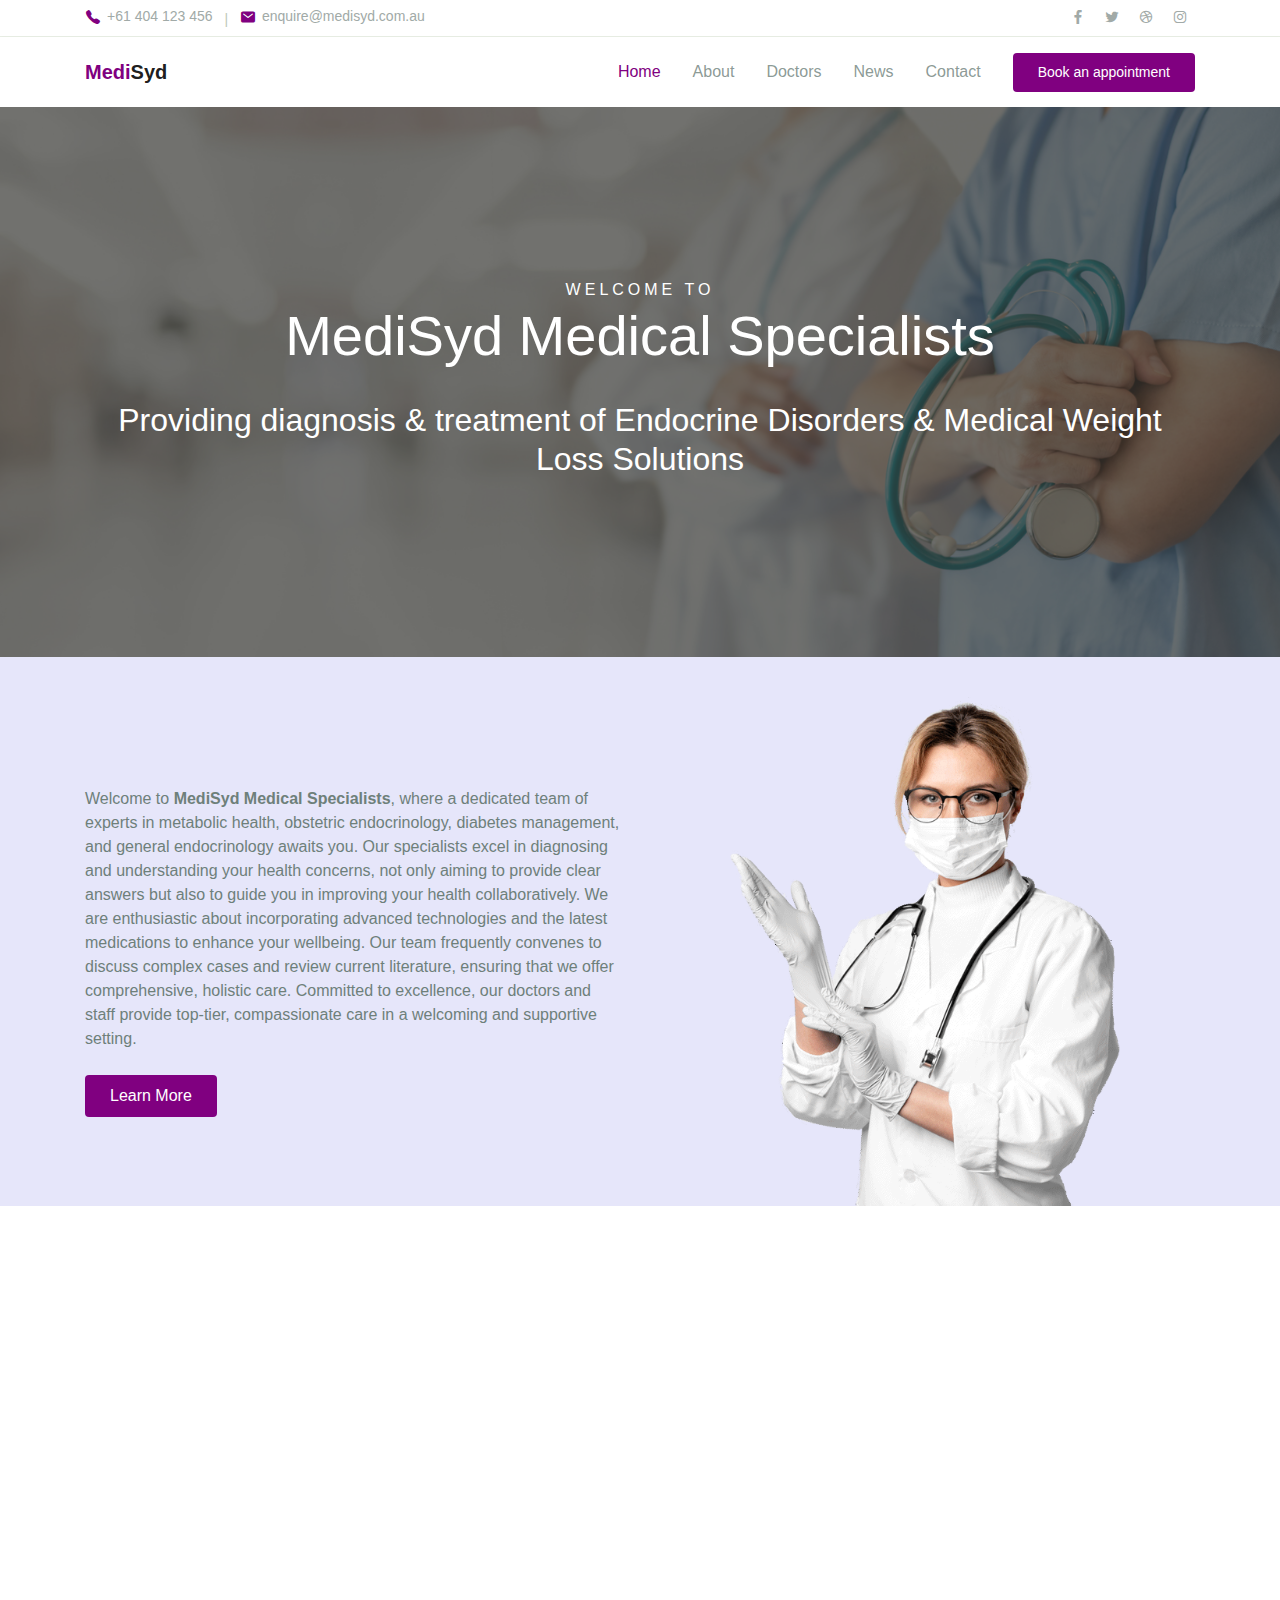
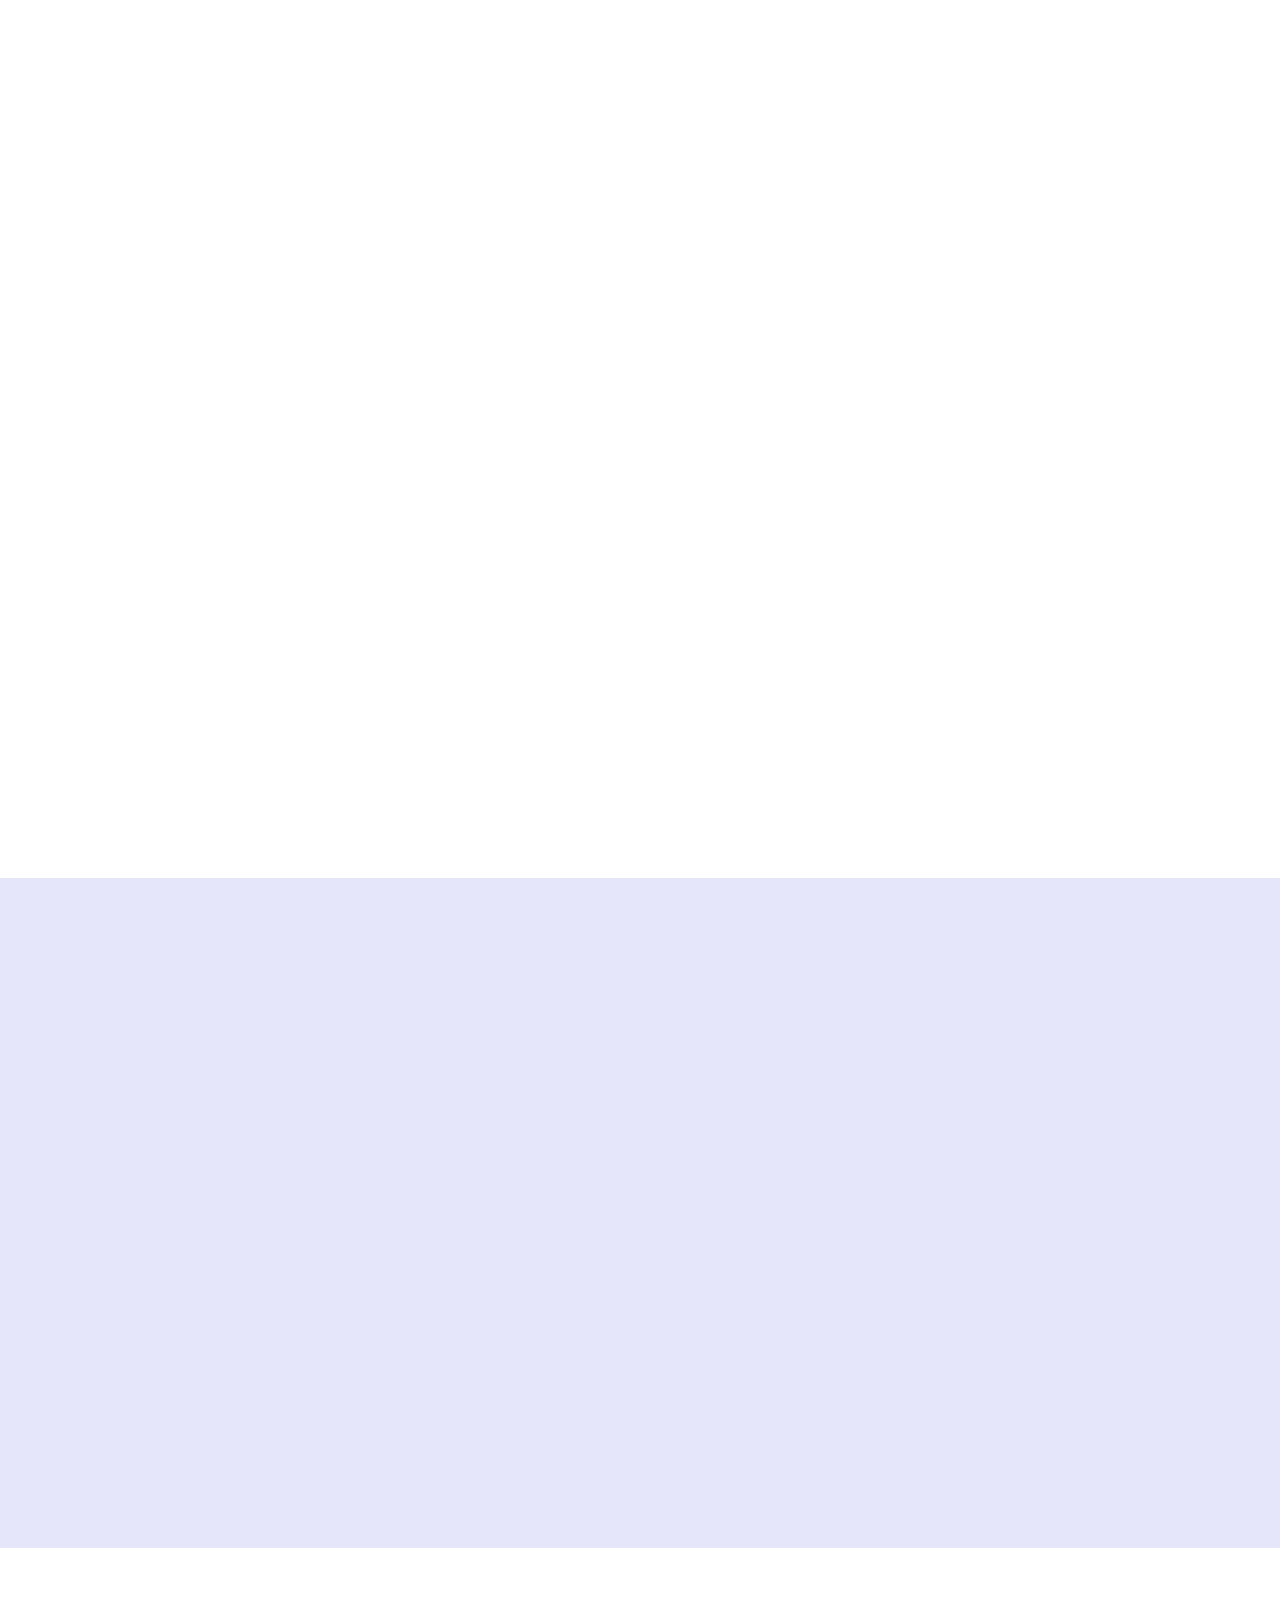
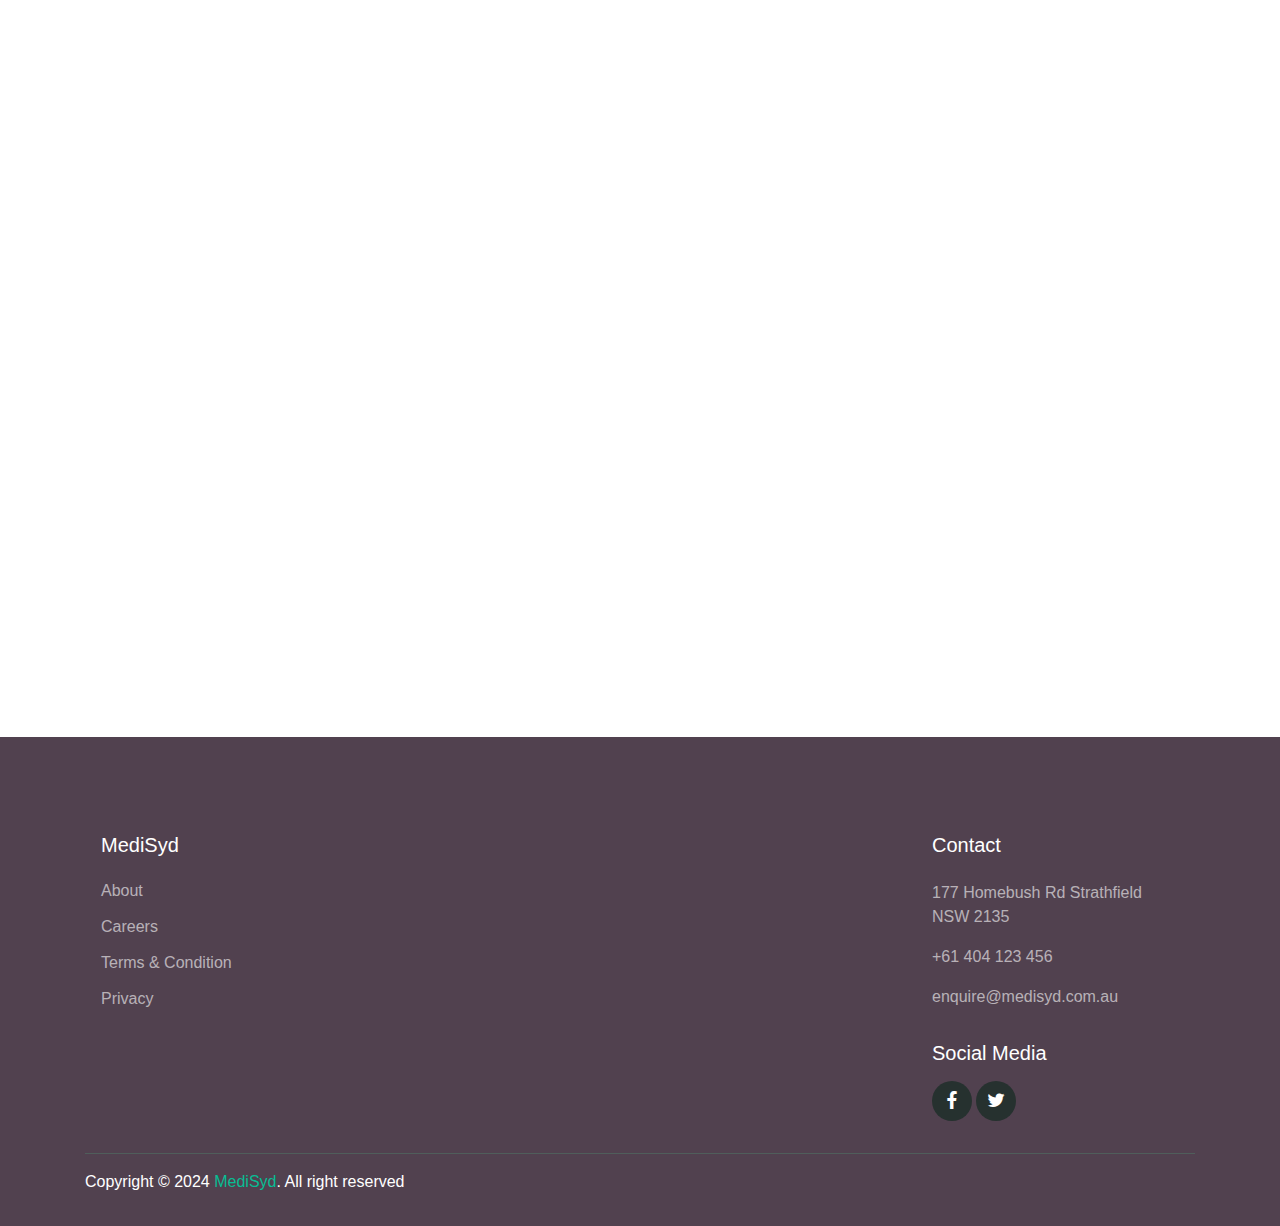
<file: index.html>
<!DOCTYPE html>
<html lang="en">

<head>
  <meta charset="UTF-8">
  <meta name="viewport" content="width=device-width, initial-scale=1.0">
  <meta http-equiv="X-UA-Compatible" content="ie=edge">
  <meta name="copyright" content="MediSyd, https://medisyd.com.au/">
  <title>MediSyd Medical Specialists</title>
  <link rel="stylesheet" href="assets/css/maicons.css">
  <link rel="stylesheet" href="assets/css/bootstrap.css">
  <link rel="stylesheet" href="assets/vendor/owl-carousel/css/owl.carousel.css">
  <link rel="stylesheet" href="assets/vendor/animate/animate.css">
  <link rel="stylesheet" href="assets/css/theme.css">
</head>

<body>

  <!-- Back to top button -->
  <div class="back-to-top"></div>

  <header>
    <div class="topbar">
      <div class="container">
        <div class="row">
          <div class="col-sm-8 text-sm">
            <div class="site-info">
              <a href="tel:+61 404 123 456"><span class="mai-call text-primary"></span> +61 404 123 456</a>
              <span class="divider">|</span>
              <a href="mailto:enquire@medisyd.com.au"><span class="mai-mail text-primary"></span>
                enquire@medisyd.com.au</a>
            </div>
          </div>
          <div class="col-sm-4 text-right text-sm">
            <div class="social-mini-button">
              <a href="#"><span class="mai-logo-facebook-f"></span></a>
              <a href="#"><span class="mai-logo-twitter"></span></a>
              <a href="#"><span class="mai-logo-dribbble"></span></a>
              <a href="#"><span class="mai-logo-instagram"></span></a>
            </div>
          </div>
        </div> <!-- .row -->
      </div> <!-- .container -->
    </div> <!-- .topbar -->

    <nav class="navbar navbar-expand-lg navbar-light shadow-sm">
      <div class="container">
        <a class="navbar-brand" href="#"><span class="text-primary">Medi</span>Syd</a>

        <button class="navbar-toggler" type="button" data-toggle="collapse" data-target="#navbarSupport"
          aria-controls="navbarSupport" aria-expanded="false" aria-label="Toggle navigation">
          <span class="navbar-toggler-icon"></span>
        </button>

        <div class="collapse navbar-collapse" id="navbarSupport">
          <ul class="navbar-nav ml-auto">
            <li class="nav-item active">
              <a class="nav-link" href="index.html">Home</a>
            </li>
            <li class="nav-item">
              <a class="nav-link" href="about.html">About</a>
            </li>
            <li class="nav-item">
              <a class="nav-link" href="doctors.html">Doctors</a>
            </li>
            <li class="nav-item">
              <a class="nav-link" href="news.html">News</a>
            </li>
            <li class="nav-item">
              <a class="nav-link" href="contact.html">Contact</a>
            </li>
            <li class="nav-item">
              <a class="btn btn-primary ml-lg-3" href="tel:+61 404 123 456">Book an appointment</a>
            </li>
          </ul>
        </div> <!-- .navbar-collapse -->
      </div> <!-- .container -->
    </nav>
  </header>

  <div class="page-hero bg-image overlay-dark" style="background-image: url(assets/img/bg_image_1.jpg);">
    <div class="hero-section">
      <div class="container text-center wow zoomIn">
        <span class="subhead">Welcome to</span>
        <h1 class="display-4">MediSyd Medical Specialists</h1>
        <h2>Providing diagnosis & treatment of Endocrine Disorders & Medical Weight Loss Solutions</h2>
      </div>
    </div>
  </div>

  <div class="bg-light">
    <div class="page-section pb-0">
      <div class="container">
        <div class="row align-items-center">
          <div class="col-lg-6 py-3 wow fadeInUp">
            <p class="text-grey mb-4">Welcome to <b>MediSyd Medical Specialists</b>, where a dedicated team of experts
              in metabolic health, obstetric endocrinology, diabetes management, and general endocrinology awaits you.
              Our specialists excel in diagnosing and understanding your health concerns, not only aiming to provide
              clear answers but also to guide you in improving your health collaboratively. We are enthusiastic about
              incorporating advanced technologies and the latest medications to enhance your wellbeing. Our team
              frequently convenes to discuss complex cases and review current literature, ensuring that we offer
              comprehensive, holistic care. Committed to excellence, our doctors and staff provide top-tier,
              compassionate care in a welcoming and supportive setting.</p>
            <a href="about.html" class="btn btn-primary">Learn More</a>
          </div>
          <div class="col-lg-6 wow fadeInRight" data-wow-delay="400ms">
            <div class="img-place custom-img-1">
              <img src="assets/img/bg-doctor.png" alt="">
            </div>
          </div>
        </div>
      </div>
    </div> <!-- .bg-light -->
  </div> <!-- .bg-light -->



  <div class="page-section">
    <div class="container">
      <h1 class="text-center wow fadeInUp">Services</h1>
      <div class="row mt-5">
        <div class="col-lg-4 py-2 wow zoomIn">
          <div class="card-blog">
            <div class="header">
              <a href="#" class="post-thumb">
                <img src="assets/img/services/weight-loss.jpeg" alt="">
              </a>
            </div>
            <div class="body">
              <h5 class="post-title"><a href="news_trouble_losing_weight.html">Weight loss, insulin resistance &
                  metabolic syndrome</a></h5>
              <ul>
                <li>Explore reasons why you are unable to lose weight when you have tried everything</li>
                <li>Explore different weight loss medications and teach you how to use them</li>
                <li>We work closely with a dietitian & an exercise physiologist</li>
              </ul>
            </div>
          </div>
        </div>
        <div class="col-lg-4 py-2 wow zoomIn">
          <div class="card-blog">
            <div class="header">
              <a href="#" class="post-thumb">
                <img src="assets/img/services/type1-2.jpg" alt="">
              </a>
            </div>
            <div class="body">
              <h5 class="post-title"><a href="#">Diabetes Mellitus Type 1 & 2</a></h5>
              <ul>
                <li>Treat and diagnose different types of diabetes including Type 1, 2</li>
                <li>Teach you how to commence on insulin, injectables or specialised insulin pump therapy</li>
                <li>Provide education on using a glucometer, test strips & NDSS registration</li>
              </ul>
            </div>
          </div>
        </div>
        <div class="col-lg-4 py-2 wow zoomIn">
          <div class="card-blog">
            <div class="header">
              <a href="#" class="post-thumb">
                <img src="assets/img/services/ges.jpg" alt="">
              </a>
            </div>
            <div class="body">
              <h5 class="post-title"><a href="#">Gestational Diabetes & Obstetric Medicine</a></h5>
              <ul>
                <li>Experts in pregnancy planning in polycystic ovarian syndrome, pre-existing diabetes, overweight and
                  organising early investigations in those unable to fall pregnant after trying for a while before
                  seeing a fertility specialist</li>
              </ul>
            </div>
          </div>
        </div>
        <div class="col-lg-4 py-2 wow zoomIn">
          <div class="card-blog">
            <div class="header">
              <a href="#" class="post-thumb">
                <img src="assets/img/services/pcos.jpg" alt="">
              </a>
            </div>
            <div class="body">
              <h5 class="post-title"><a href="#">Polycystic Ovarian Syndrome (PCOS)</a></h5>
              <ul>
                <li>Tailored treatment for your symptoms, whether this relates to fertility, menstrual cycle regulation,
                  skin health or weight management.</li>

                <li>Explore the root of the issue and manage it appropriately</li>

                <li>Exclude other conditions before giving you the diagnosis PCOS</li>
              </ul>
            </div>
          </div>
        </div>
      </div>
    </div>
  </div> <!-- .page-section -->

  <div class="page-section bg-light">
    <div class="container">
      <h1 class="text-center mb-5 wow fadeInUp">Our Doctors</h1>
      <div class="owl-carousel wow fadeInUp" id="doctorSlideshow">
        <div class="item">
          <div class="card-doctor">
            <div class="header">
              <img src="assets/img/doctors/doctor_1.jpg" alt="">
              <div class="meta">
                <a href="#"><span class="mai-call"></span></a>
                <a href="#"><span class="mai-logo-whatsapp"></span></a>
              </div>
            </div>
            <div class="body">
              <p class="text-xl mb-0">Dr Ashish Mehta</p>
              <span class="text-sm text-black">BMed MD FRACP</span><br><br>
              <span class="text-sm text-grey">Consultant Endocrinologist - Pituitary Specialist, Bone/Calcium Specialist
                and Transplant Endocrine Physician </span>
            </div>
          </div>
        </div>
        <!-- <div class="item">
          <div class="card-doctor">
            <div class="header">
              <img src="assets/img/doctors/doctor_2.jpg" alt="">
              <div class="meta">
                <a href="#"><span class="mai-call"></span></a>
                <a href="#"><span class="mai-logo-whatsapp"></span></a>
              </div>
            </div>
            <div class="body">
              <p class="text-xl mb-0">Dr. Alexa Melvin</p>
              <span class="text-sm text-grey">Dental</span>
            </div>
          </div>
        </div>
        <div class="item">
          <div class="card-doctor">
            <div class="header">
              <img src="assets/img/doctors/doctor_3.jpg" alt="">
              <div class="meta">
                <a href="#"><span class="mai-call"></span></a>
                <a href="#"><span class="mai-logo-whatsapp"></span></a>
              </div>
            </div>
            <div class="body">
              <p class="text-xl mb-0">Dr. Rebecca Steffany</p>
              <span class="text-sm text-grey">General Health</span>
            </div>
          </div>
        </div>
        <div class="item">
          <div class="card-doctor">
            <div class="header">
              <img src="assets/img/doctors/doctor_3.jpg" alt="">
              <div class="meta">
                <a href="#"><span class="mai-call"></span></a>
                <a href="#"><span class="mai-logo-whatsapp"></span></a>
              </div>
            </div>
            <div class="body">
              <p class="text-xl mb-0">Dr. Rebecca Steffany</p>
              <span class="text-sm text-grey">General Health</span>
            </div>
          </div>
        </div>
        <div class="item">
          <div class="card-doctor">
            <div class="header">
              <img src="assets/img/doctors/doctor_3.jpg" alt="">
              <div class="meta">
                <a href="#"><span class="mai-call"></span></a>
                <a href="#"><span class="mai-logo-whatsapp"></span></a>
              </div>
            </div>
            <div class="body">
              <p class="text-xl mb-0">Dr. Rebecca Steffany</p>
              <span class="text-sm text-grey">General Health</span>
            </div>
          </div>
        </div> -->
      </div>
    </div>
  </div>
  <div class="page-section">
    <div class="container">
      <h1 class="text-center wow fadeInUp">Latest News</h1>
      <div class="row mt-5">
        <div class="col-lg-4 py-2 wow zoomIn">
          <div class="card-blog">
            <div class="header">
              <div class="post-category">
                <a href="#">Weight</a>
              </div>
              <a href="blog_trouble_losing_weight.html" class="post-thumb">
                <img src="assets/img/blog/blog_1.jpg" alt="">
              </a>
            </div>
            <div class="body">
              <h5 class="post-title"><a href="news_trouble_losing_weight.html">Do you have trouble losing weight? Give
                  us a call!</a></h5>
              <div class="site-info">
                <div class="avatar mr-2">
                  <div class="avatar-img">
                    <img src="assets/img/person/person_1.jpg" alt="">
                  </div>
                  <span>Roger Adams</span>
                </div>
                <span class="mai-time"></span> 1 week ago
              </div>
            </div>
          </div>
        </div>
        <div class="col-lg-4 py-2 wow zoomIn">
          <div class="card-blog">
            <div class="header">
              <div class="post-category">
                <a href="#">Diabetes</a>
              </div>
              <a href="blog_diabetes_care.html" class="post-thumb">
                <img src="assets/img/blog/blog_2.jpg" alt="">
              </a>
            </div>
            <div class="body">
              <h5 class="post-title"><a href="news_diabetes_care.html">Transitional Diabetes Care</a></h5>
              <div class="site-info">
                <div class="avatar mr-2">
                  <div class="avatar-img">
                    <img src="assets/img/person/person_1.jpg" alt="">
                  </div>
                  <span>Roger Adams</span>
                </div>
                <span class="mai-time"></span> 4 weeks ago
              </div>
            </div>
          </div>
        </div>
        <div class="col-lg-4 py-2 wow zoomIn">
          <div class="card-blog">
            <div class="header">
              <div class="post-category">
                <a href="#">Diabetes</a>
              </div>
              <a href="blog_eating_too_much_sugar.html" class="post-thumb">
                <img src="assets/img/blog/blog_3.jpg" alt="">
              </a>
            </div>
            <div class="body">
              <h5 class="post-title"><a href="news_eating_too_much_sugar.html">What is the impact of eating too much
                  sugar?</a></h5>
              <div class="site-info">
                <div class="avatar mr-2">
                  <div class="avatar-img">
                    <img src="assets/img/person/person_2.jpg" alt="">
                  </div>
                  <span>Diego Simmons</span>
                </div>
                <span class="mai-time"></span> 2 months ago
              </div>
            </div>
          </div>
        </div>

        <div class="col-12 text-center mt-4 wow zoomIn">
          <a href="news.html" class="btn btn-primary">Read More</a>
        </div>

      </div>
    </div>
  </div> <!-- .page-section -->

  <div class="page-section">
    <div class="container">
      <div class="owl-carousel wow fadeInUp" id="affiliateSlideshow">
        <div class="item">
          <img src="assets/img/affliates/Australian+Diabetes+Society.png" alt="">
        </div>
        <div class="item">
          <img src="assets/img/affliates/Diabetes+Australia.png" alt="">
        </div>
        <div class="item">
          <img src="assets/img/affliates/National+Diabetes+Services+Scheme.png" alt="">
        </div>
        <div class="item">
          <img src="assets/img/affliates/Osteoporosis+Australia.png" alt="">
        </div>
        <div class="item">
          <img src="assets/img/affliates/Polycystic+Ovary+Syndrome+Association+of+Australia.png" alt="">
        </div>
        <div class="item">
          <img src="assets/img/affliates/The+Australian+Thyroid+Foundation.png" alt="">
        </div>
      </div>
    </div>
  </div>
 

  <footer class="page-footer">
    <div class="container">
      <div class="row px-md-3">
        <div class="col-sm-6 col-lg-3 py-3">
          <h5>MediSyd</h5>
          <ul class="footer-menu">
            <li><a href="#">About</a></li>
            <li><a href="#">Careers</a></li>
            <!-- <li><a href="#">Editorial Team</a></li>
            <li><a href="#">Protection</a></li>-->
            <li><a href="#">Terms & Condition</a></li>
            <li><a href="#">Privacy</a></li>
          </ul>
        </div>
        <div class="col-sm-6 col-lg-3 py-3">

        </div>
        <div class="col-sm-6 col-lg-3 py-3">

        </div>
        <div class="col-sm-6 col-lg-3 py-3">
          <h5>Contact</h5>
          <p class="footer-link mt-2">177 Homebush Rd Strathfield NSW 2135</p>
          <a href="tel:+61 404 123 456" class="footer-link">+61 404 123 456</a>
          <a href="mailto:enquire@medisyd.com.au" class="footer-link">enquire@medisyd.com.au</a>

          <h5 class="mt-3">Social Media</h5>
          <div class="footer-sosmed mt-3">
            <a href="facebook.com/medisyd" target="_blank"><span class="mai-logo-facebook-f"></span></a>
            <a href="twitter.com/medisyd" target="_blank"><span class="mai-logo-twitter"></span></a>
          </div>
        </div>
      </div>

      <hr>

      <p id="copyright">Copyright &copy; 2024 <a href="https://medisyd.com.au/" target="_blank">MediSyd</a>. All right
        reserved</p>
    </div>
  </footer>

  <script src="assets/js/jquery-3.5.1.min.js"></script>
  <script src="assets/js/bootstrap.bundle.min.js"></script>
  <script src="assets/vendor/owl-carousel/js/owl.carousel.min.js"></script>
  <script src="assets/vendor/wow/wow.min.js"></script>
  <script src="assets/js/theme.js"></script>
</body>

</html>
</file>
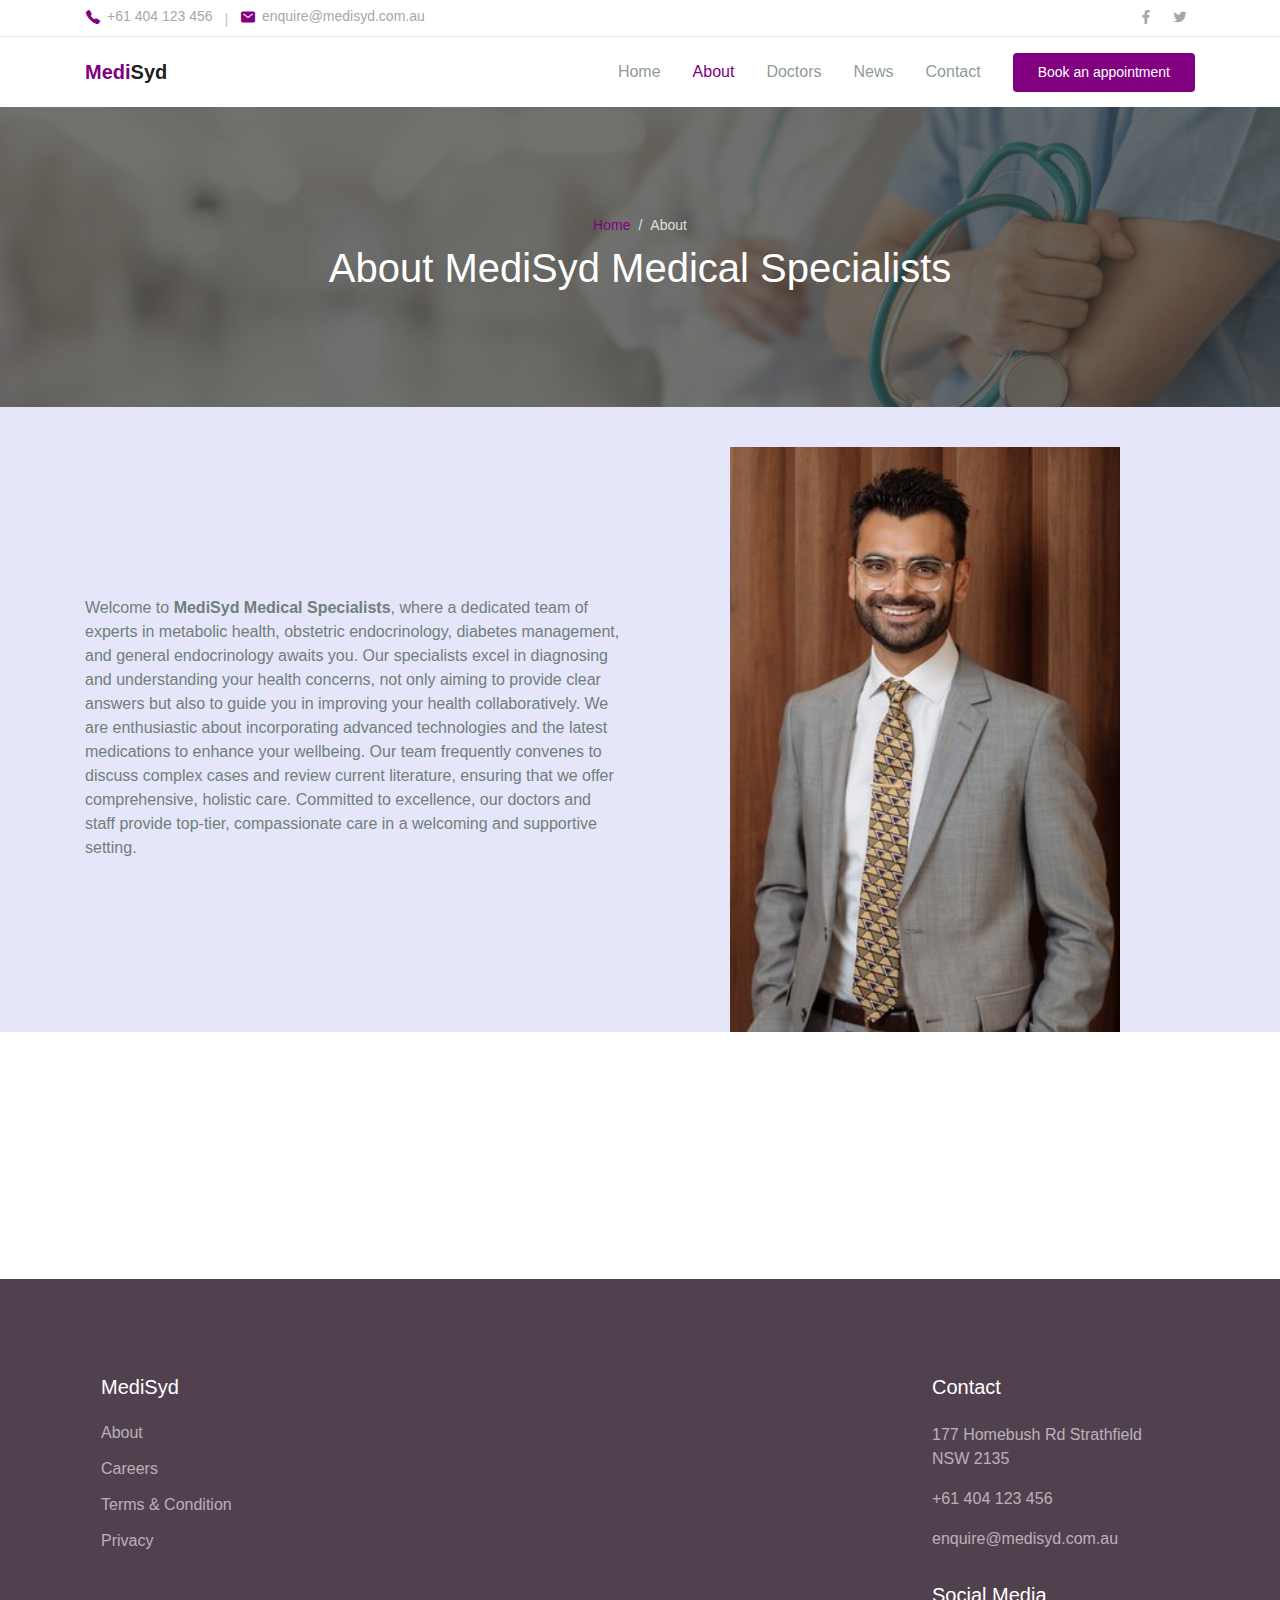
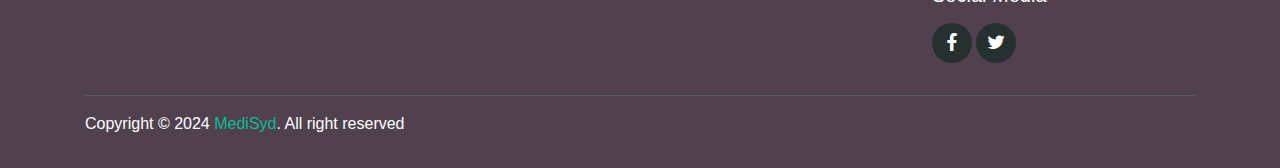
<file: about.html>
<!DOCTYPE html>
<html lang="en">
<head>
  <meta charset="UTF-8">
  <meta name="viewport" content="width=device-width, initial-scale=1.0">
  <meta http-equiv="X-UA-Compatible" content="ie=edge">
  <meta name="copyright" content="MediSyd, https://medisyd.com.au/">
  <title>MediSyd Medical Specialists</title>
  <link rel="stylesheet" href="assets/css/maicons.css">
  <link rel="stylesheet" href="assets/css/bootstrap.css">
  <link rel="stylesheet" href="assets/vendor/owl-carousel/css/owl.carousel.css">
  <link rel="stylesheet" href="assets/vendor/animate/animate.css">
  <link rel="stylesheet" href="assets/css/theme.css">
</head>
<body>

  <!-- Back to top button -->
  <div class="back-to-top"></div>
  <header>
    <div class="topbar">
      <div class="container">
        <div class="row">
          <div class="col-sm-8 text-sm">
            <div class="site-info">
              <a href="tel:+61 404 123 456"><span class="mai-call text-primary"></span> +61 404 123 456</a>
              <span class="divider">|</span>
              <a href="mailto:enquire@medisyd.com.au"><span class="mai-mail text-primary"></span> enquire@medisyd.com.au</a>
            </div>
          </div>
          <div class="col-sm-4 text-right text-sm">
            <div class="social-mini-button">
              <a href="facebook.com/medisyd"><span class="mai-logo-facebook-f"></span></a>
              <a href="twitter.com/medisyd"><span class="mai-logo-twitter"></span></a>             
            </div>
          </div>
        </div> <!-- .row -->
      </div> <!-- .container -->
    </div> <!-- .topbar -->

    <nav class="navbar navbar-expand-lg navbar-light shadow-sm">
      <div class="container">
        <a class="navbar-brand" href="#"><span class="text-primary">Medi</span>Syd</a>

        

        <button class="navbar-toggler" type="button" data-toggle="collapse" data-target="#navbarSupport" aria-controls="navbarSupport" aria-expanded="false" aria-label="Toggle navigation">
          <span class="navbar-toggler-icon"></span>
        </button>

        <div class="collapse navbar-collapse" id="navbarSupport">
          <ul class="navbar-nav ml-auto">
            <li class="nav-item">
              <a class="nav-link" href="index.html">Home</a>
            </li>
            <li class="nav-item active">
              <a class="nav-link" href="about.html">About</a>
            </li>
            <li class="nav-item">
              <a class="nav-link" href="doctors.html">Doctors</a>
            </li>
            <li class="nav-item">
              <a class="nav-link" href="news.html">News</a>
            </li>
            <li class="nav-item">
              <a class="nav-link" href="contact.html">Contact</a>
            </li>
            <li class="nav-item">
              <a class="btn btn-primary ml-lg-3" href="tel:+61 404 123 456">Book an appointment</a>
            </li>
          </ul>
        </div> <!-- .navbar-collapse -->
      </div> <!-- .container -->
    </nav>
  </header>

  <div class="page-banner overlay-dark bg-image" style="background-image: url(assets/img/bg_image_1.jpg);">
    <div class="banner-section">
      <div class="container text-center wow fadeInUp">
        <nav aria-label="Breadcrumb">
          <ol class="breadcrumb breadcrumb-dark bg-transparent justify-content-center py-0 mb-2">
            <li class="breadcrumb-item"><a href="index.html">Home</a></li>
            <li class="breadcrumb-item active" aria-current="page">About</li>
          </ol>
        </nav>
        <h1 class="font-weight-normal">About MediSyd Medical Specialists</h1>
      </div> <!-- .container -->
    </div> <!-- .banner-section -->
  </div> <!-- .page-banner -->


  <div class="bg-light">
    <div class="page-section pb-0">
      <div class="container">
        <div class="row align-items-center">
          <div class="col-lg-6 py-3 wow fadeInUp">
            <p class="text-grey mb-4">Welcome to <b>MediSyd Medical Specialists</b>, where a dedicated team of experts
              in metabolic health, obstetric endocrinology, diabetes management, and general endocrinology awaits you.
              Our specialists excel in diagnosing and understanding your health concerns, not only aiming to provide
              clear answers but also to guide you in improving your health collaboratively. We are enthusiastic about
              incorporating advanced technologies and the latest medications to enhance your wellbeing. Our team
              frequently convenes to discuss complex cases and review current literature, ensuring that we offer
              comprehensive, holistic care. Committed to excellence, our doctors and staff provide top-tier,
              compassionate care in a welcoming and supportive setting.</p>            
          </div>
          <div class="col-lg-6 wow fadeInRight" data-wow-delay="400ms">
            <div class="img-place custom-img-1">
              <img src="assets/img/doctors/doctor_1.jpg" alt="">
            </div>
          </div>
        </div>
      </div>
    </div> <!-- .bg-light -->
  </div> <!-- .bg-light -->

  <div class="page-section">
    <div class="container">
      <div class="owl-carousel wow fadeInUp" id="affiliateSlideshow">
        <div class="item">
          <img src="assets/img/affliates/Australian+Diabetes+Society.png" alt="">
        </div>
        <div class="item">
          <img src="assets/img/affliates/Diabetes+Australia.png" alt="">
        </div>
        <div class="item">
          <img src="assets/img/affliates/National+Diabetes+Services+Scheme.png" alt="">
        </div>
        <div class="item">
          <img src="assets/img/affliates/Osteoporosis+Australia.png" alt="">
        </div>
        <div class="item">
          <img src="assets/img/affliates/Polycystic+Ovary+Syndrome+Association+of+Australia.png" alt="">
        </div>
        <div class="item">
          <img src="assets/img/affliates/The+Australian+Thyroid+Foundation.png" alt="">
        </div>
      </div>
    </div>
  </div>

  <footer class="page-footer">
    <div class="container">
      <div class="row px-md-3">
        <div class="col-sm-6 col-lg-3 py-3">
          <h5>MediSyd</h5>
          <ul class="footer-menu">
            <li><a href="#">About</a></li>
            <li><a href="#">Careers</a></li>
            <!-- <li><a href="#">Editorial Team</a></li>
            <li><a href="#">Protection</a></li>-->
            <li><a href="#">Terms & Condition</a></li>
            <li><a href="#">Privacy</a></li>
          </ul>
        </div>
        <div class="col-sm-6 col-lg-3 py-3">

        </div>
        <div class="col-sm-6 col-lg-3 py-3">

        </div>
        <div class="col-sm-6 col-lg-3 py-3">
          <h5>Contact</h5>
          <p class="footer-link mt-2">177 Homebush Rd Strathfield NSW 2135</p>
          <a href="tel:+61 404 123 456" class="footer-link">+61 404 123 456</a>
          <a href="mailto:enquire@medisyd.com.au" class="footer-link">enquire@medisyd.com.au</a>

          <h5 class="mt-3">Social Media</h5>
          <div class="footer-sosmed mt-3">
            <a href="facebook.com/medisyd" target="_blank"><span class="mai-logo-facebook-f"></span></a>
            <a href="twitter.com/medisyd" target="_blank"><span class="mai-logo-twitter"></span></a>
          </div>
        </div>
      </div>

      <hr>

      <p id="copyright">Copyright &copy; 2024 <a href="https://medisyd.com.au/" target="_blank">MediSyd</a>. All right
        reserved</p>
    </div>
  </footer>

<script src="assets/js/jquery-3.5.1.min.js"></script>

<script src="assets/js/bootstrap.bundle.min.js"></script>

<script src="assets/vendor/owl-carousel/js/owl.carousel.min.js"></script>

<script src="assets/vendor/wow/wow.min.js"></script>

<script src="assets/js/theme.js"></script>
  
</body>
</html>
</file>
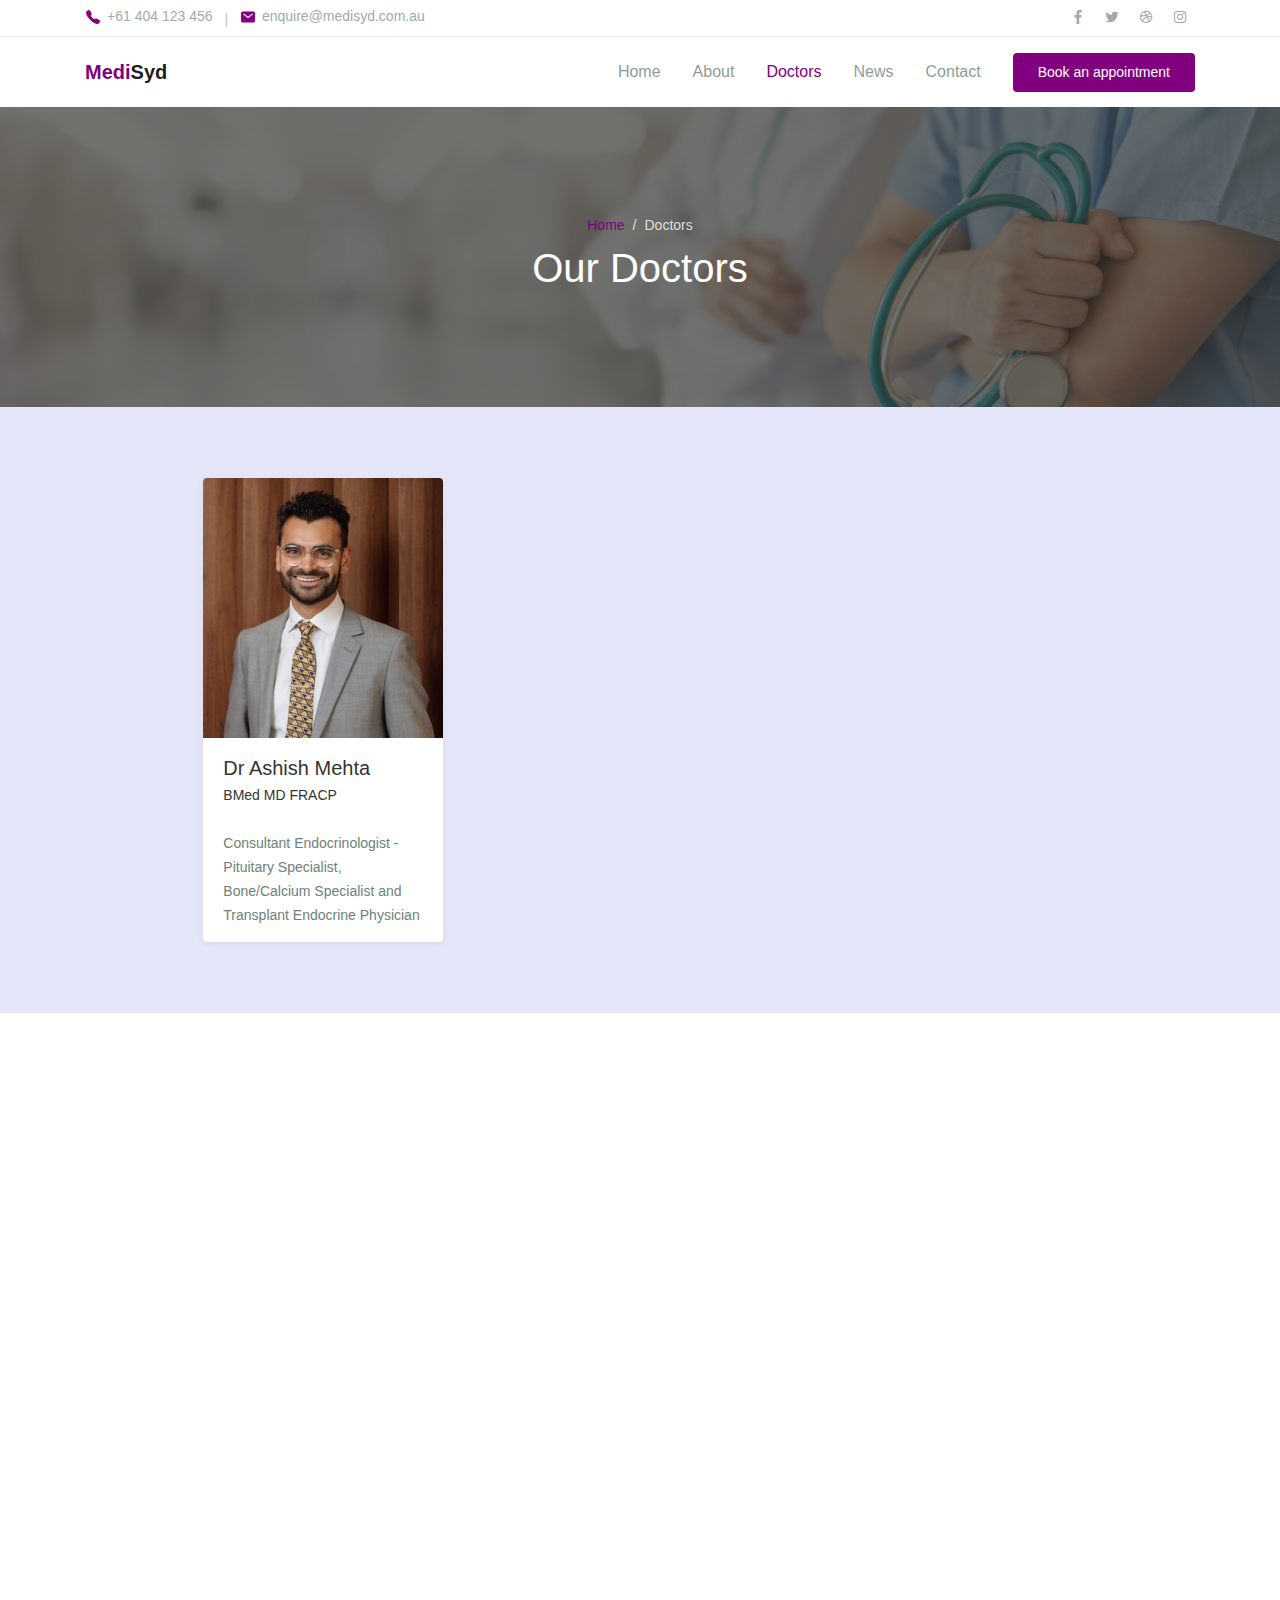
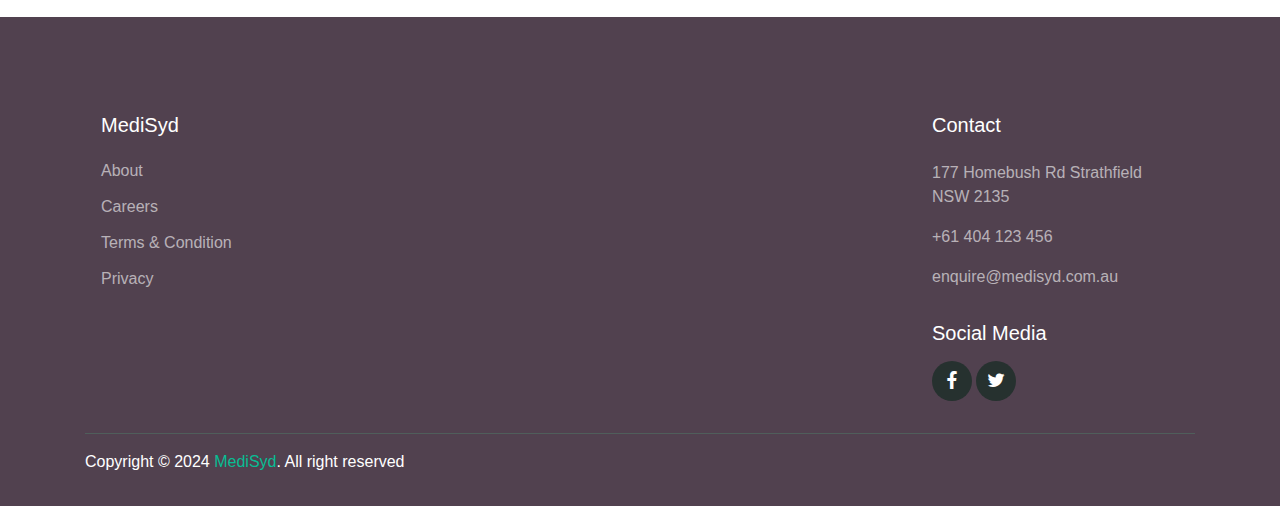
<file: doctors.html>
<!DOCTYPE html>
<html lang="en">

<head>
  <meta charset="UTF-8">
  <meta name="viewport" content="width=device-width, initial-scale=1.0">

  <meta http-equiv="X-UA-Compatible" content="ie=edge">

  <meta name="copyright" content="MediSyd, https://medisyd.com.au/">

  <title>MediSyd Medical Specialists</title>

  <link rel="stylesheet" href="assets/css/maicons.css">

  <link rel="stylesheet" href="assets/css/bootstrap.css">

  <link rel="stylesheet" href="assets/vendor/owl-carousel/css/owl.carousel.css">

  <link rel="stylesheet" href="assets/vendor/animate/animate.css">

  <link rel="stylesheet" href="assets/css/theme.css">
</head>

<body>

  <!-- Back to top button -->
  <div class="back-to-top"></div>

  <header>
    <div class="topbar">
      <div class="container">
        <div class="row">
          <div class="col-sm-8 text-sm">
            <div class="site-info">
              <a href="tel:+61 404 123 456"><span class="mai-call text-primary"></span> +61 404 123 456</a>
              <span class="divider">|</span>
              <a href="mailto:enquire@medisyd.com.au"><span class="mai-mail text-primary"></span>
                enquire@medisyd.com.au</a>
            </div>
          </div>
          <div class="col-sm-4 text-right text-sm">
            <div class="social-mini-button">
              <a href="#"><span class="mai-logo-facebook-f"></span></a>
              <a href="#"><span class="mai-logo-twitter"></span></a>
              <a href="#"><span class="mai-logo-dribbble"></span></a>
              <a href="#"><span class="mai-logo-instagram"></span></a>
            </div>
          </div>
        </div> <!-- .row -->
      </div> <!-- .container -->
    </div> <!-- .topbar -->

    <nav class="navbar navbar-expand-lg navbar-light shadow-sm">
      <div class="container">
        <a class="navbar-brand" href="#"><span class="text-primary">Medi</span>Syd</a>



        <button class="navbar-toggler" type="button" data-toggle="collapse" data-target="#navbarSupport"
          aria-controls="navbarSupport" aria-expanded="false" aria-label="Toggle navigation">
          <span class="navbar-toggler-icon"></span>
        </button>

        <div class="collapse navbar-collapse" id="navbarSupport">
          <ul class="navbar-nav ml-auto">
            <li class="nav-item">
              <a class="nav-link" href="index.html">Home</a>
            </li>
            <li class="nav-item">
              <a class="nav-link" href="about.html">About</a>
            </li>
            <li class="nav-item active">
              <a class="nav-link" href="doctors.html">Doctors</a>
            </li>
            <li class="nav-item">
              <a class="nav-link" href="news.html">News</a>
            </li>
            <li class="nav-item">
              <a class="nav-link" href="contact.html">Contact</a>
            </li>
            <li class="nav-item">
              <a class="btn btn-primary ml-lg-3" href="tel:+61 404 123 456">Book an appointment</a>
            </li>
          </ul>
        </div> <!-- .navbar-collapse -->
      </div> <!-- .container -->
    </nav>
  </header>

  <div class="page-banner overlay-dark bg-image" style="background-image: url(assets/img/bg_image_1.jpg);">
    <div class="banner-section">
      <div class="container text-center wow fadeInUp">
        <nav aria-label="Breadcrumb">
          <ol class="breadcrumb breadcrumb-dark bg-transparent justify-content-center py-0 mb-2">
            <li class="breadcrumb-item"><a href="index.html">Home</a></li>
            <li class="breadcrumb-item active" aria-current="page">Doctors</li>
          </ol>
        </nav>
        <h1 class="font-weight-normal">Our Doctors</h1>
      </div> <!-- .container -->
    </div> <!-- .banner-section -->
  </div> <!-- .page-banner -->

  <div class="page-section bg-light">
    <div class="container">
      <div class="row justify-content-center">
        <div class="col-lg-10">

          <div class="row">

            <div class="col-md-6 col-lg-4 py-3 wow zoomIn">
              <div class="card-doctor">
                <div class="header">
                  <img src="assets/img/doctors/doctor_1.jpg" alt="">
                  <div class="meta">
                    <a href="#"><span class="mai-call"></span></a>
                    <a href="#"><span class="mai-logo-whatsapp"></span></a>
                  </div>
                </div>
                <div class="body">
                  <p class="text-xl mb-0">Dr Ashish Mehta</p>
                  <span class="text-sm text-black">BMed MD FRACP</span><br><br>
                  <span class="text-sm text-grey">Consultant Endocrinologist - Pituitary Specialist, Bone/Calcium
                    Specialist
                    and Transplant Endocrine Physician </span>
                </div>
              </div>
            </div>
          </div>
        </div>
      </div>
    </div> <!-- .container -->
  </div> <!-- .page-section -->

  <div class="page-section">
    <div class="container">
      <h1 class="text-center wow fadeInUp">Make an Appointment</h1>

      <form class="main-form">
        <div class="row mt-5 ">
          <div class="col-12 col-sm-6 py-2 wow fadeInLeft">
            <input type="text" class="form-control" placeholder="Full name">
          </div>
          <div class="col-12 col-sm-6 py-2 wow fadeInRight">
            <input type="text" class="form-control" placeholder="Email address..">
          </div>
          <div class="col-12 col-sm-6 py-2 wow fadeInLeft" data-wow-delay="300ms">
            <input type="date" class="form-control">
          </div>
          <div class="col-12 col-sm-6 py-2 wow fadeInRight" data-wow-delay="300ms">
            <select name="departement" id="departement" class="custom-select">
              <option value="general">General Health</option>
              <option value="cardiology">Cardiology</option>
              <option value="dental">Dental</option>
              <option value="neurology">Neurology</option>
              <option value="orthopaedics">Orthopaedics</option>
            </select>
          </div>
          <div class="col-12 py-2 wow fadeInUp" data-wow-delay="300ms">
            <input type="text" class="form-control" placeholder="Number..">
          </div>
          <div class="col-12 py-2 wow fadeInUp" data-wow-delay="300ms">
            <textarea name="message" id="message" class="form-control" rows="6"
              placeholder="Enter message.."></textarea>
          </div>
        </div>

        <button type="submit" class="btn btn-primary mt-3 wow zoomIn">Submit Request</button>
      </form>
    </div> <!-- .container -->
  </div> <!-- .page-section -->  

  <footer class="page-footer">
    <div class="container">
      <div class="row px-md-3">
        <div class="col-sm-6 col-lg-3 py-3">
          <h5>MediSyd</h5>
          <ul class="footer-menu">
            <li><a href="#">About</a></li>
            <li><a href="#">Careers</a></li>
            <!-- <li><a href="#">Editorial Team</a></li>
            <li><a href="#">Protection</a></li>-->
            <li><a href="#">Terms & Condition</a></li>
            <li><a href="#">Privacy</a></li>
          </ul>
        </div>
        <div class="col-sm-6 col-lg-3 py-3">

        </div>
        <div class="col-sm-6 col-lg-3 py-3">

        </div>
        <div class="col-sm-6 col-lg-3 py-3">
          <h5>Contact</h5>
          <p class="footer-link mt-2">177 Homebush Rd Strathfield NSW 2135</p>
          <a href="tel:+61 404 123 456" class="footer-link">+61 404 123 456</a>
          <a href="mailto:enquire@medisyd.com.au" class="footer-link">enquire@medisyd.com.au</a>

          <h5 class="mt-3">Social Media</h5>
          <div class="footer-sosmed mt-3">
            <a href="facebook.com/medisyd" target="_blank"><span class="mai-logo-facebook-f"></span></a>
            <a href="twitter.com/medisyd" target="_blank"><span class="mai-logo-twitter"></span></a>
          </div>
        </div>
      </div>

      <hr>

      <p id="copyright">Copyright &copy; 2024 <a href="https://medisyd.com.au/" target="_blank">MediSyd</a>. All right
        reserved</p>
    </div>
  </footer>

  <script src="assets/js/jquery-3.5.1.min.js"></script>

  <script src="assets/js/bootstrap.bundle.min.js"></script>

  <script src="assets/vendor/owl-carousel/js/owl.carousel.min.js"></script>

  <script src="assets/vendor/wow/wow.min.js"></script>

  <script src="assets/js/theme.js"></script>

</body>

</html>
</file>
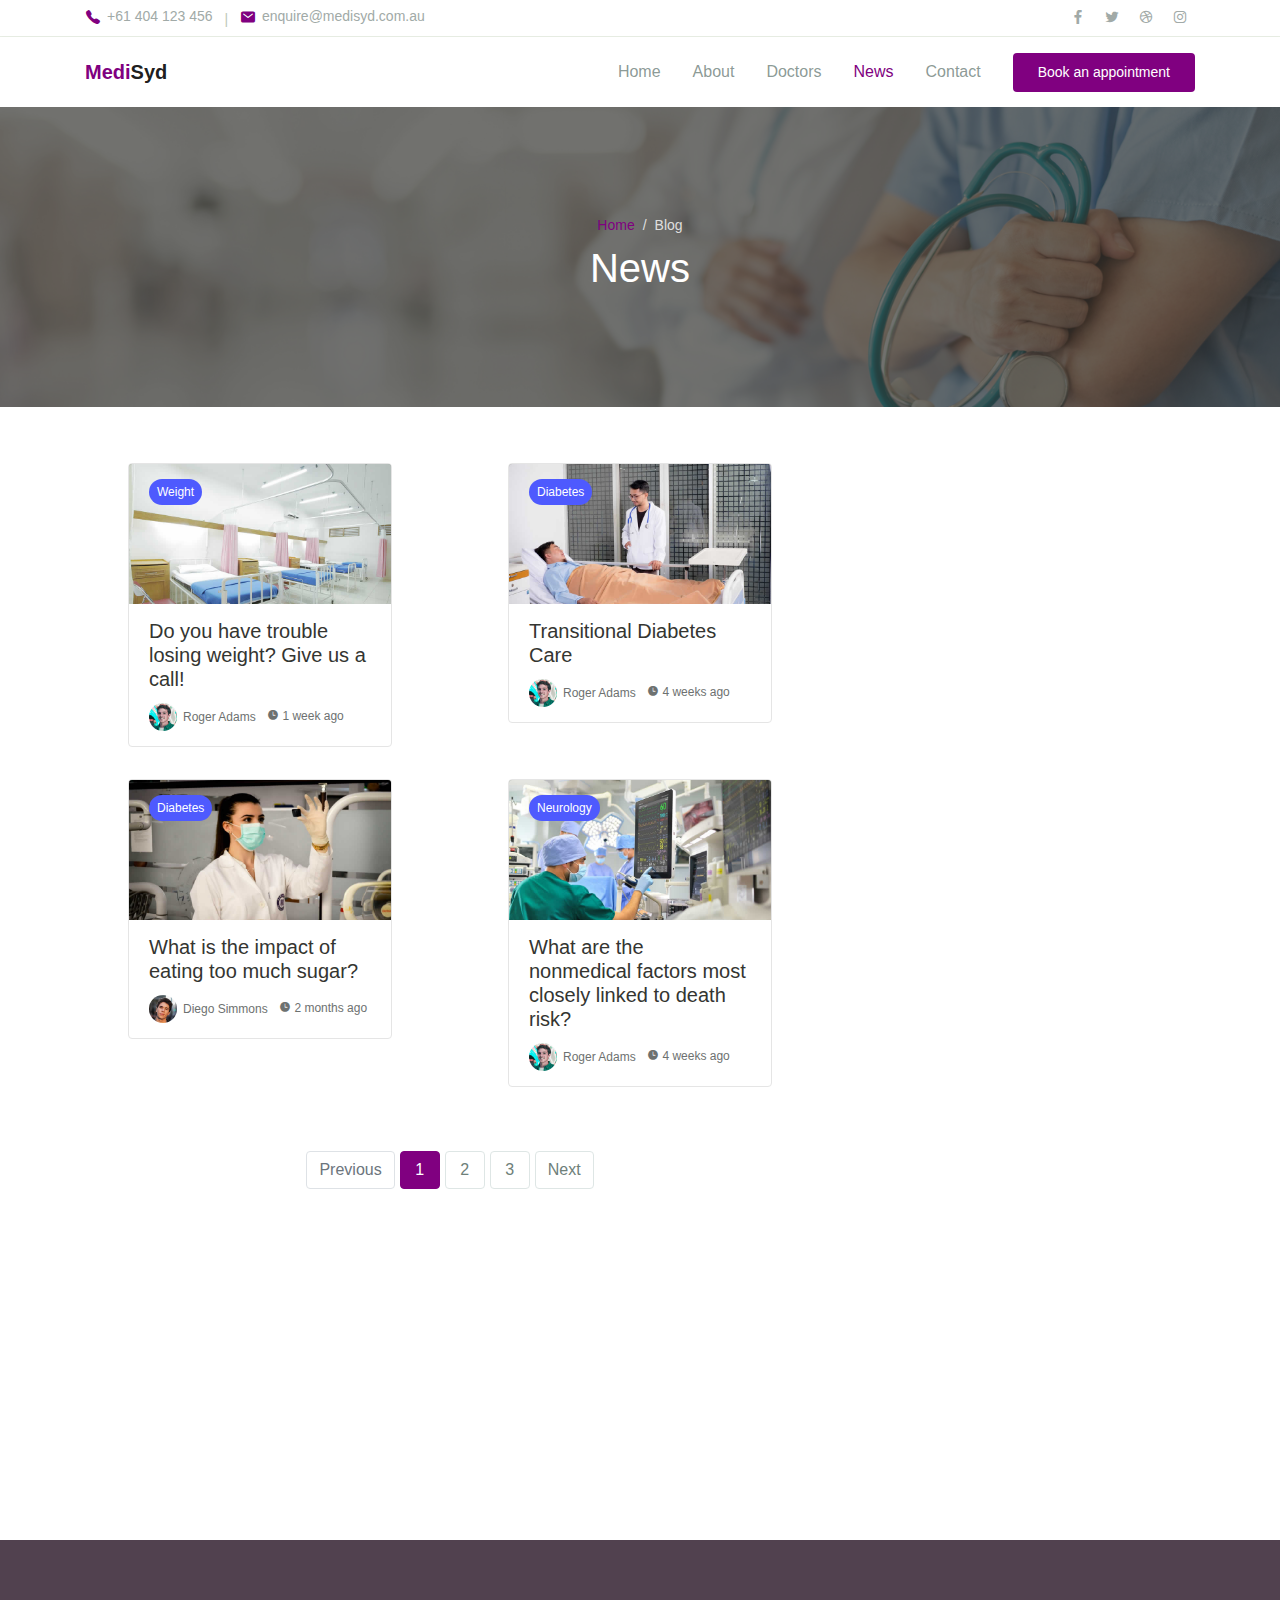
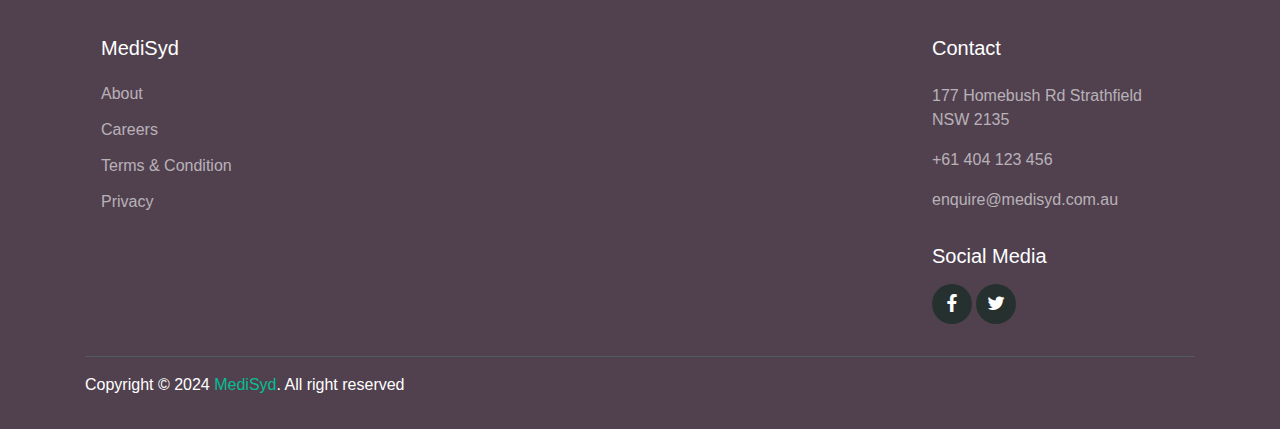
<file: news.html>
<!DOCTYPE html>
<html lang="en">
<head>
  <meta charset="UTF-8">
  <meta name="viewport" content="width=device-width, initial-scale=1.0">

  <meta http-equiv="X-UA-Compatible" content="ie=edge">

  <meta name="copyright" content="MediSyd, https://medisyd.com.au/">

  <title>MediSyd Medical Specialists</title>

  <link rel="stylesheet" href="assets/css/maicons.css">

  <link rel="stylesheet" href="assets/css/bootstrap.css">

  <link rel="stylesheet" href="assets/vendor/owl-carousel/css/owl.carousel.css">

  <link rel="stylesheet" href="assets/vendor/animate/animate.css">

  <link rel="stylesheet" href="assets/css/theme.css">
</head>
<body>

  <!-- Back to top button -->
  <div class="back-to-top"></div>

  <header>
    <div class="topbar">
      <div class="container">
        <div class="row">
          <div class="col-sm-8 text-sm">
            <div class="site-info">
              <a href="tel:+61 404 123 456"><span class="mai-call text-primary"></span> +61 404 123 456</a>
              <span class="divider">|</span>
              <a href="mailto:enquire@medisyd.com.au"><span class="mai-mail text-primary"></span> enquire@medisyd.com.au</a>
            </div>
          </div>
          <div class="col-sm-4 text-right text-sm">
            <div class="social-mini-button">
              <a href="#"><span class="mai-logo-facebook-f"></span></a>
              <a href="#"><span class="mai-logo-twitter"></span></a>
              <a href="#"><span class="mai-logo-dribbble"></span></a>
              <a href="#"><span class="mai-logo-instagram"></span></a>
            </div>
          </div>
        </div> <!-- .row -->
      </div> <!-- .container -->
    </div> <!-- .topbar -->

    <nav class="navbar navbar-expand-lg navbar-light shadow-sm">
      <div class="container">
        <a class="navbar-brand" href="#"><span class="text-primary">Medi</span>Syd</a>

        

        <button class="navbar-toggler" type="button" data-toggle="collapse" data-target="#navbarSupport" aria-controls="navbarSupport" aria-expanded="false" aria-label="Toggle navigation">
          <span class="navbar-toggler-icon"></span>
        </button>

        <div class="collapse navbar-collapse" id="navbarSupport">
          <ul class="navbar-nav ml-auto">
            <li class="nav-item">
              <a class="nav-link" href="index.html">Home</a>
            </li>
            <li class="nav-item">
              <a class="nav-link" href="about.html">About</a>
            </li>
            <li class="nav-item">
              <a class="nav-link" href="doctors.html">Doctors</a>
            </li>
            <li class="nav-item active">
              <a class="nav-link" href="news.html">News</a>
            </li>
            <li class="nav-item">
              <a class="nav-link" href="contact.html">Contact</a>
            </li>
            <li class="nav-item">
              <a class="btn btn-primary ml-lg-3" href="tel:+61 404 123 456">Book an appointment</a>
            </li>
          </ul>
        </div> <!-- .navbar-collapse -->
      </div> <!-- .container -->
    </nav>
  </header>

  <div class="page-banner overlay-dark bg-image" style="background-image: url(assets/img/bg_image_1.jpg);">
    <div class="banner-section">
      <div class="container text-center wow fadeInUp">
        <nav aria-label="Breadcrumb">
          <ol class="breadcrumb breadcrumb-dark bg-transparent justify-content-center py-0 mb-2">
            <li class="breadcrumb-item"><a href="index.html">Home</a></li>
            <li class="breadcrumb-item active" aria-current="page">Blog</li>
          </ol>
        </nav>
        <h1 class="font-weight-normal">News</h1>
      </div> <!-- .container -->
    </div> <!-- .banner-section -->
  </div> <!-- .page-banner -->

  <div class="page-section">
    <div class="container">
      <div class="row">
        <div class="col-lg-8">
          <div class="row">
            <div class="col-sm-6 py-3">
              <div class="card-blog">
                <div class="header">
                  <div class="post-category">
                    <a href="#">Weight</a>
                  </div>
                  <a href="blog_trouble_losing_weight.html" class="post-thumb">
                    <img src="assets/img/blog/blog_1.jpg" alt="">
                  </a>
                </div>
                <div class="body">
                  <h5 class="post-title"><a href="news_trouble_losing_weight.html">Do you have trouble losing weight? Give us a call!</a></h5>
                  <div class="site-info">
                    <div class="avatar mr-2">
                      <div class="avatar-img">
                        <img src="assets/img/person/person_1.jpg" alt="">
                      </div>
                      <span>Roger Adams</span>
                    </div>
                    <span class="mai-time"></span> 1 week ago
                  </div>
                </div>
              </div>
            </div>
            <div class="col-sm-6 py-3">
              <div class="card-blog">
                <div class="header">
                  <div class="post-category">
                    <a href="#">Diabetes</a>
                  </div>
                  <a href="blog_diabetes_care.html" class="post-thumb">
                    <img src="assets/img/blog/blog_2.jpg" alt="">
                  </a>
                </div>
                <div class="body">
                  <h5 class="post-title"><a href="news_diabetes_care.html">Transitional Diabetes Care</a></h5>
                  <div class="site-info">
                    <div class="avatar mr-2">
                      <div class="avatar-img">
                        <img src="assets/img/person/person_1.jpg" alt="">
                      </div>
                      <span>Roger Adams</span>
                    </div>
                    <span class="mai-time"></span> 4 weeks ago
                  </div>
                </div>
              </div>
            </div>
            <div class="col-sm-6 py-3">
              <div class="card-blog">
                <div class="header">
                  <div class="post-category">
                    <a href="#">Diabetes</a>
                  </div>
                  <a href="blog_eating_too_much_sugar.html" class="post-thumb">
                    <img src="assets/img/blog/blog_3.jpg" alt="">
                  </a>
                </div>
                <div class="body">
                  <h5 class="post-title"><a href="news_eating_too_much_sugar.html">What is the impact of eating too much sugar?</a></h5>
                  <div class="site-info">
                    <div class="avatar mr-2">
                      <div class="avatar-img">
                        <img src="assets/img/person/person_2.jpg" alt="">
                      </div>
                      <span>Diego Simmons</span>
                    </div>
                    <span class="mai-time"></span> 2 months ago
                  </div>
                </div>
              </div>
            </div>
            <div class="col-sm-6 py-3">
              <div class="card-blog">
                <div class="header">
                  <div class="post-category">
                    <a href="#">Neurology</a>
                  </div>
                  <a href="blog-details" class="post-thumb">
                    <img src="assets/img/blog/blog_4.jpg" alt="">
                  </a>
                </div>
                <div class="body">
                  <h5 class="post-title"><a href="blog-details.html">What are the nonmedical factors most closely linked to death risk?</a></h5>
                  <div class="site-info">
                    <div class="avatar mr-2">
                      <div class="avatar-img">
                        <img src="assets/img/person/person_1.jpg" alt="">
                      </div>
                      <span>Roger Adams</span>
                    </div>
                    <span class="mai-time"></span> 4 weeks ago
                  </div>
                </div>
              </div>
            </div>
            
            <div class="col-12 my-5">
              <nav aria-label="Page Navigation">
                <ul class="pagination justify-content-center">
                  <li class="page-item disabled">
                    <a class="page-link" href="#" tabindex="-1" aria-disabled="true">Previous</a>
                  </li>
                  <li class="page-item active" aria-current="page">
                    <a class="page-link" href="#">1 <span class="sr-only">(current)</span></a>
                  </li>
                  <li class="page-item">
                    <a class="page-link" href="#">2</a>
                  </li>
                  <li class="page-item"><a class="page-link" href="#">3</a></li>
                  <li class="page-item">
                    <a class="page-link" href="#">Next</a>
                  </li>
                </ul>
              </nav>
            </div>
          </div> <!-- .row -->
        </div>       
      </div> <!-- .row -->
    </div> <!-- .container -->
  </div> <!-- .page-section -->

  <div class="page-section">
    <div class="container">
      <div class="owl-carousel wow fadeInUp" id="affiliateSlideshow">
        <div class="item">
          <img src="assets/img/affliates/Australian+Diabetes+Society.png" alt="">
        </div>
        <div class="item">
          <img src="assets/img/affliates/Diabetes+Australia.png" alt="">
        </div>
        <div class="item">
          <img src="assets/img/affliates/National+Diabetes+Services+Scheme.png" alt="">
        </div>
        <div class="item">
          <img src="assets/img/affliates/Osteoporosis+Australia.png" alt="">
        </div>
        <div class="item">
          <img src="assets/img/affliates/Polycystic+Ovary+Syndrome+Association+of+Australia.png" alt="">
        </div>
        <div class="item">
          <img src="assets/img/affliates/The+Australian+Thyroid+Foundation.png" alt="">
        </div>
      </div>
    </div>
  </div>

  <footer class="page-footer">
    <div class="container">
      <div class="row px-md-3">
        <div class="col-sm-6 col-lg-3 py-3">
          <h5>MediSyd</h5>
          <ul class="footer-menu">
            <li><a href="#">About</a></li>
            <li><a href="#">Careers</a></li>
            <!-- <li><a href="#">Editorial Team</a></li>
            <li><a href="#">Protection</a></li>-->
            <li><a href="#">Terms & Condition</a></li>
            <li><a href="#">Privacy</a></li>
          </ul>
        </div>
        <div class="col-sm-6 col-lg-3 py-3">

        </div>
        <div class="col-sm-6 col-lg-3 py-3">

        </div>
        <div class="col-sm-6 col-lg-3 py-3">
          <h5>Contact</h5>
          <p class="footer-link mt-2">177 Homebush Rd Strathfield NSW 2135</p>
          <a href="tel:+61 404 123 456" class="footer-link">+61 404 123 456</a>
          <a href="mailto:enquire@medisyd.com.au" class="footer-link">enquire@medisyd.com.au</a>

          <h5 class="mt-3">Social Media</h5>
          <div class="footer-sosmed mt-3">
            <a href="facebook.com/medisyd" target="_blank"><span class="mai-logo-facebook-f"></span></a>
            <a href="twitter.com/medisyd" target="_blank"><span class="mai-logo-twitter"></span></a>
          </div>
        </div>
      </div>

      <hr>

      <p id="copyright">Copyright &copy; 2024 <a href="https://medisyd.com.au/" target="_blank">MediSyd</a>. All right
        reserved</p>
    </div>
  </footer>

<script src="assets/js/jquery-3.5.1.min.js"></script>
<script src="assets/js/bootstrap.bundle.min.js"></script>
<script src="assets/vendor/owl-carousel/js/owl.carousel.min.js"></script>
<script src="assets/vendor/wow/wow.min.js"></script>
<script src="assets/js/theme.js"></script>
</body>
</html>
</file>
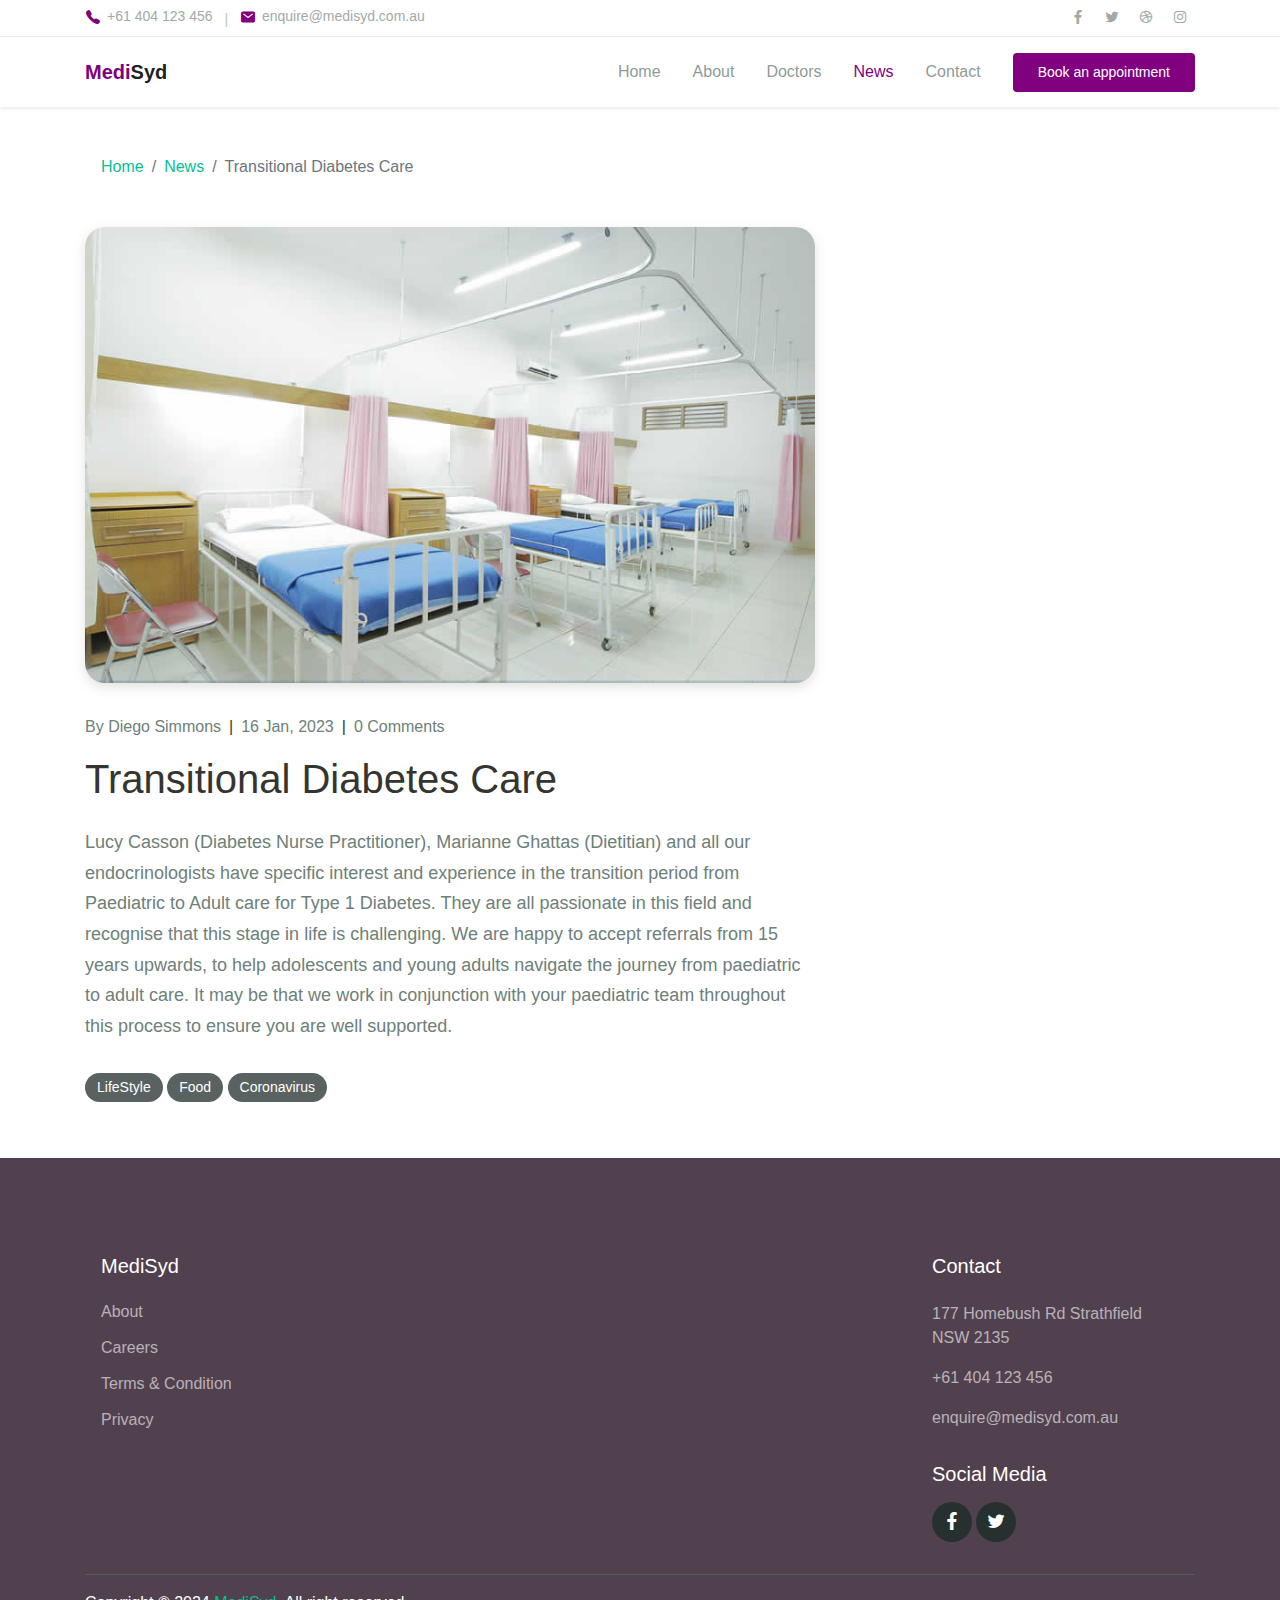
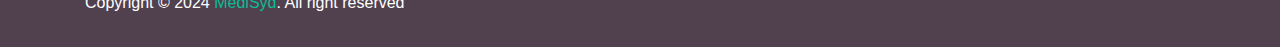
<file: news_diabetes_care.html>
<!DOCTYPE html>
<html lang="en">

<head>
  <meta charset="UTF-8">
  <meta name="viewport" content="width=device-width, initial-scale=1.0">
  <meta http-equiv="X-UA-Compatible" content="ie=edge">
  <meta name="copyright" content="MediSyd, https://medisyd.com.au/">
  <title>MediSyd Medical Specialists</title>
  <link rel="stylesheet" href="assets/css/maicons.css">
  <link rel="stylesheet" href="assets/css/bootstrap.css">
  <link rel="stylesheet" href="assets/vendor/owl-carousel/css/owl.carousel.css">
  <link rel="stylesheet" href="assets/vendor/animate/animate.css">
  <link rel="stylesheet" href="assets/css/theme.css">
</head>

<body>
  <!-- Back to top button -->
  <div class="back-to-top"></div>

  <header>
    <div class="topbar">
      <div class="container">
        <div class="row">
          <div class="col-sm-8 text-sm">
            <div class="site-info">
              <a href="tel:+61 404 123 456"><span class="mai-call text-primary"></span> +61 404 123 456</a>
              <span class="divider">|</span>
              <a href="mailto:enquire@medisyd.com.au"><span class="mai-mail text-primary"></span>
                enquire@medisyd.com.au</a>
            </div>
          </div>
          <div class="col-sm-4 text-right text-sm">
            <div class="social-mini-button">
              <a href="#"><span class="mai-logo-facebook-f"></span></a>
              <a href="#"><span class="mai-logo-twitter"></span></a>
              <a href="#"><span class="mai-logo-dribbble"></span></a>
              <a href="#"><span class="mai-logo-instagram"></span></a>
            </div>
          </div>
        </div> <!-- .row -->
      </div> <!-- .container -->
    </div> <!-- .topbar -->

    <nav class="navbar navbar-expand-lg navbar-light shadow-sm">
      <div class="container">
        <a class="navbar-brand" href="#"><span class="text-primary">Medi</span>Syd</a>



        <button class="navbar-toggler" type="button" data-toggle="collapse" data-target="#navbarSupport"
          aria-controls="navbarSupport" aria-expanded="false" aria-label="Toggle navigation">
          <span class="navbar-toggler-icon"></span>
        </button>

        <div class="collapse navbar-collapse" id="navbarSupport">
          <ul class="navbar-nav ml-auto">
            <li class="nav-item">
              <a class="nav-link" href="index.html">Home</a>
            </li>
            <li class="nav-item">
              <a class="nav-link" href="about.html">About</a>
            </li>
            <li class="nav-item">
              <a class="nav-link" href="doctors.html">Doctors</a>
            </li>
            <li class="nav-item active">
              <a class="nav-link" href="news.html">News</a>
            </li>
            <li class="nav-item">
              <a class="nav-link" href="contact.html">Contact</a>
            </li>
            <li class="nav-item">
              <a class="btn btn-primary ml-lg-3" href="tel:+61 404 123 456">Book an appointment</a>
            </li>
          </ul>
        </div> <!-- .navbar-collapse -->
      </div> <!-- .container -->
    </nav>
  </header>

  <div class="page-section pt-5">
    <div class="container">
      <div class="row">
        <div class="col-lg-8">
          <nav aria-label="Breadcrumb">
            <ol class="breadcrumb bg-transparent py-0 mb-5">
              <li class="breadcrumb-item"><a href="index.html">Home</a></li>
              <li class="breadcrumb-item"><a href="news.html">News</a></li>
              <li class="breadcrumb-item active" aria-current="page">Transitional Diabetes Care</li>
            </ol>
          </nav>
        </div>
      </div> <!-- .row -->

      <div class="row">
        <div class="col-lg-8">
          <article class="blog-details">
            <div class="post-thumb">
              <img src="assets/img/blog/blog_1.jpg" alt="">
            </div>
            <div class="post-meta">
              <div class="post-author">
                <span class="text-grey">By</span> <a href="#">Diego Simmons</a>
              </div>
              <span class="divider">|</span>
              <div class="post-date">
                <a href="#">16 Jan, 2023</a>
              </div>              
              <span class="divider">|</span>
              <div class="post-comment-count">
                <a href="#">0 Comments</a>
              </div>
            </div>
            <h2 class="post-title h1">Transitional Diabetes Care</h2>
            <div class="post-content">
              <p>
                Lucy Casson (Diabetes Nurse Practitioner), Marianne Ghattas (Dietitian) and all our endocrinologists
                have specific interest and experience in the transition period from Paediatric to Adult care for Type 1
                Diabetes. They are all passionate in this field and recognise that this stage in life is challenging. We
                are happy to accept referrals from 15 years upwards, to help adolescents and young adults navigate the
                journey from paediatric to adult care. It may be that we work in conjunction with your paediatric team
                throughout this process to ensure you are well supported.
              </p>
            </div>
            <div class="post-tags">
              <a href="#" class="tag-link">LifeStyle</a>
              <a href="#" class="tag-link">Food</a>
              <a href="#" class="tag-link">Coronavirus</a>
            </div>
          </article> <!-- .blog-details -->
        </div>

      </div> <!-- .row -->
    </div> <!-- .container -->
  </div> <!-- .page-section -->

  <footer class="page-footer">
    <div class="container">
      <div class="row px-md-3">
        <div class="col-sm-6 col-lg-3 py-3">
          <h5>MediSyd</h5>
          <ul class="footer-menu">
            <li><a href="#">About</a></li>
            <li><a href="#">Careers</a></li>
            <!-- <li><a href="#">Editorial Team</a></li>
            <li><a href="#">Protection</a></li>-->
            <li><a href="#">Terms & Condition</a></li>
            <li><a href="#">Privacy</a></li>
          </ul>
        </div>
        <div class="col-sm-6 col-lg-3 py-3">

        </div>
        <div class="col-sm-6 col-lg-3 py-3">

        </div>
        <div class="col-sm-6 col-lg-3 py-3">
          <h5>Contact</h5>
          <p class="footer-link mt-2">177 Homebush Rd Strathfield NSW 2135</p>
          <a href="tel:+61 404 123 456" class="footer-link">+61 404 123 456</a>
          <a href="mailto:enquire@medisyd.com.au" class="footer-link">enquire@medisyd.com.au</a>

          <h5 class="mt-3">Social Media</h5>
          <div class="footer-sosmed mt-3">
            <a href="facebook.com/medisyd" target="_blank"><span class="mai-logo-facebook-f"></span></a>
            <a href="twitter.com/medisyd" target="_blank"><span class="mai-logo-twitter"></span></a>
          </div>
        </div>
      </div>

      <hr>

      <p id="copyright">Copyright &copy; 2024 <a href="https://medisyd.com.au/" target="_blank">MediSyd</a>. All right
        reserved</p>
    </div>
  </footer>

  <script src="assets/js/jquery-3.5.1.min.js"></script>

  <script src="assets/js/bootstrap.bundle.min.js"></script>

  <script src="assets/vendor/owl-carousel/js/owl.carousel.min.js"></script>

  <script src="assets/vendor/wow/wow.min.js"></script>

  <script src="assets/js/theme.js"></script>

</body>

</html>
</file>
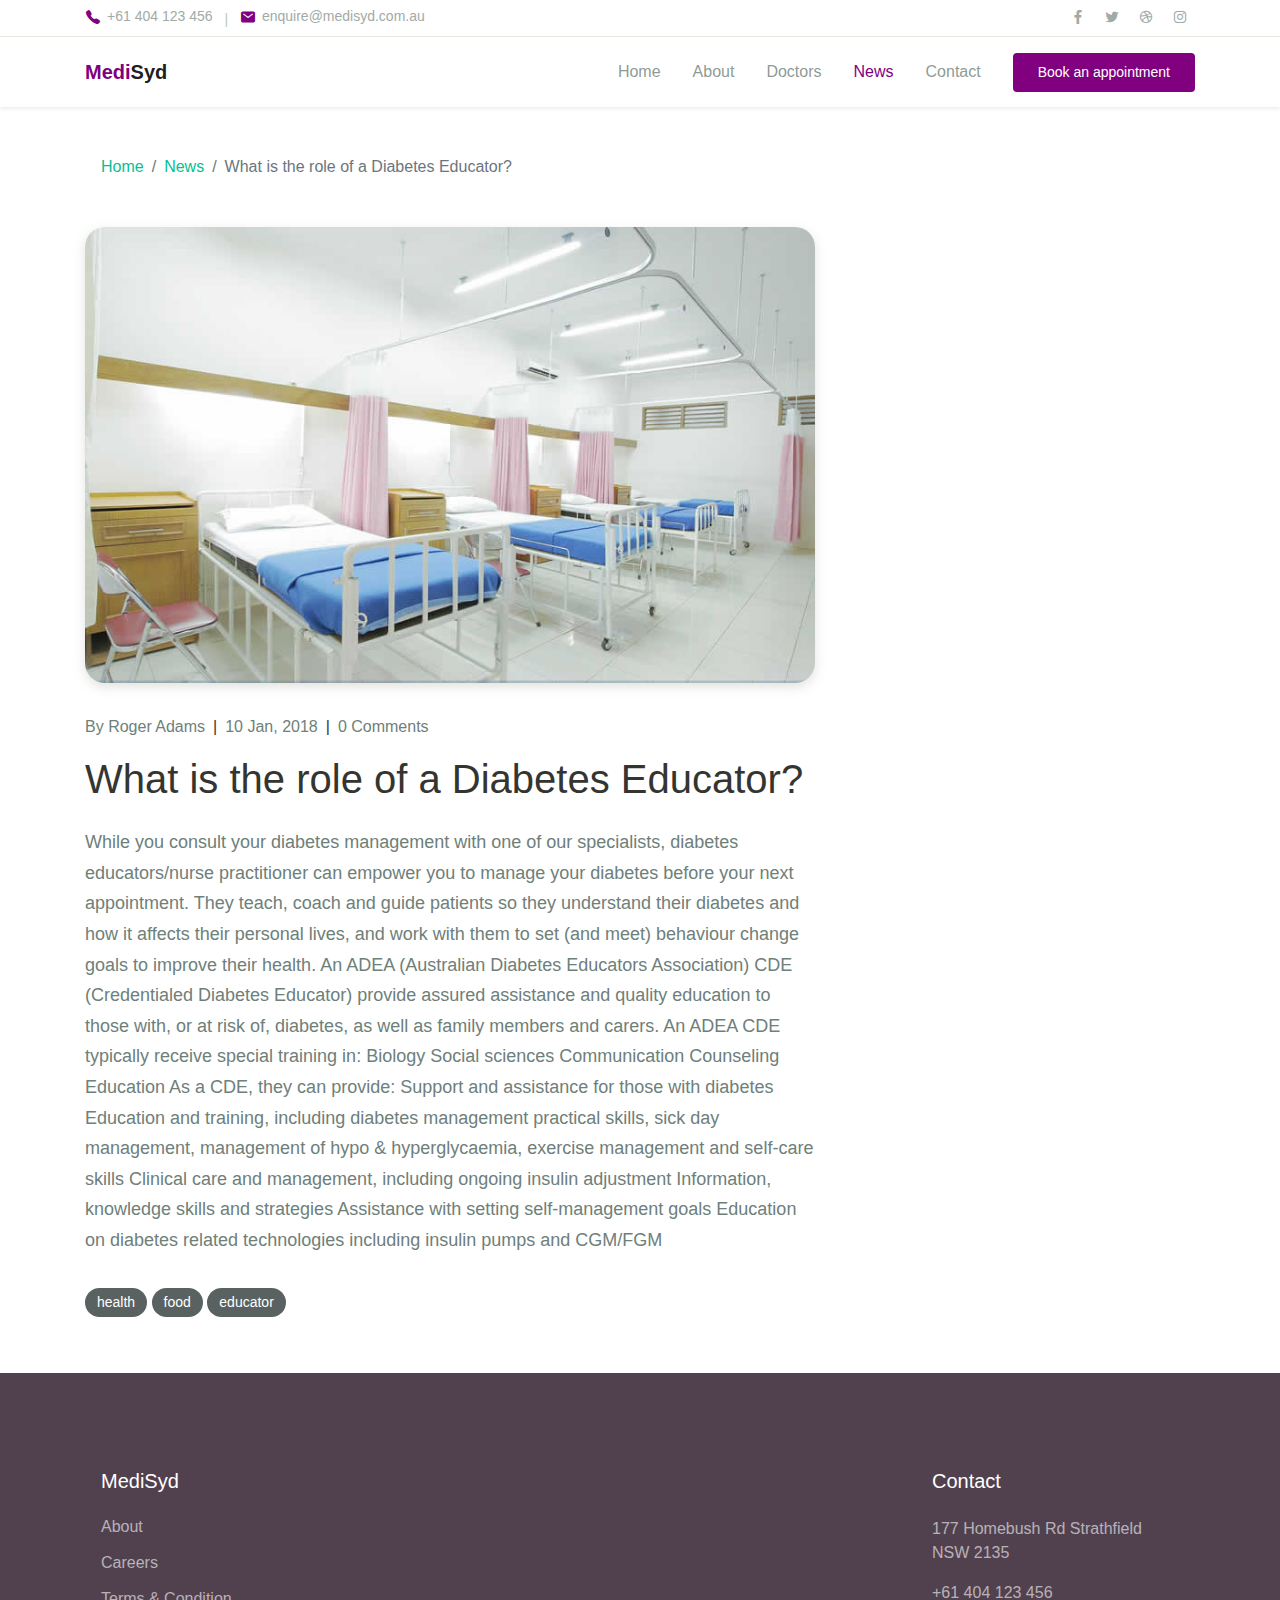
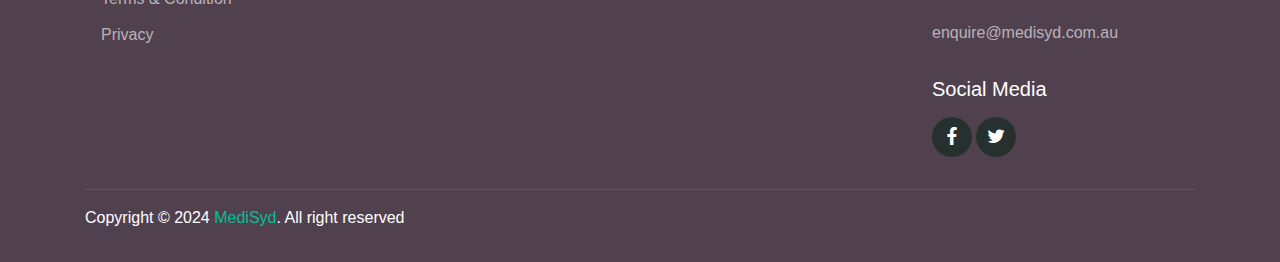
<file: news_eating_too_much_sugar.html>
<!DOCTYPE html>
<html lang="en">
<head>
  <meta charset="UTF-8">
  <meta name="viewport" content="width=device-width, initial-scale=1.0">
  <meta http-equiv="X-UA-Compatible" content="ie=edge">
  <meta name="copyright" content="MediSyd, https://medisyd.com.au/">
  <title>MediSyd Medical Specialists</title>
  <link rel="stylesheet" href="assets/css/maicons.css">
  <link rel="stylesheet" href="assets/css/bootstrap.css">
  <link rel="stylesheet" href="assets/vendor/owl-carousel/css/owl.carousel.css">
  <link rel="stylesheet" href="assets/vendor/animate/animate.css">
  <link rel="stylesheet" href="assets/css/theme.css">
</head>
<body>

  <!-- Back to top button -->
  <div class="back-to-top"></div>

  <header>
    <div class="topbar">
      <div class="container">
        <div class="row">
          <div class="col-sm-8 text-sm">
            <div class="site-info">
              <a href="tel:+61 404 123 456"><span class="mai-call text-primary"></span> +61 404 123 456</a>
              <span class="divider">|</span>
              <a href="mailto:enquire@medisyd.com.au"><span class="mai-mail text-primary"></span> enquire@medisyd.com.au</a>
            </div>
          </div>
          <div class="col-sm-4 text-right text-sm">
            <div class="social-mini-button">
              <a href="#"><span class="mai-logo-facebook-f"></span></a>
              <a href="#"><span class="mai-logo-twitter"></span></a>
              <a href="#"><span class="mai-logo-dribbble"></span></a>
              <a href="#"><span class="mai-logo-instagram"></span></a>
            </div>
          </div>
        </div> <!-- .row -->
      </div> <!-- .container -->
    </div> <!-- .topbar -->

    <nav class="navbar navbar-expand-lg navbar-light shadow-sm">
      <div class="container">
        <a class="navbar-brand" href="#"><span class="text-primary">Medi</span>Syd</a>

        

        <button class="navbar-toggler" type="button" data-toggle="collapse" data-target="#navbarSupport" aria-controls="navbarSupport" aria-expanded="false" aria-label="Toggle navigation">
          <span class="navbar-toggler-icon"></span>
        </button>

        <div class="collapse navbar-collapse" id="navbarSupport">
          <ul class="navbar-nav ml-auto">
            <li class="nav-item">
              <a class="nav-link" href="index.html">Home</a>
            </li>
            <li class="nav-item">
              <a class="nav-link" href="about.html">About</a>
            </li>
            <li class="nav-item">
              <a class="nav-link" href="doctors.html">Doctors</a>
            </li>
            <li class="nav-item active">
              <a class="nav-link" href="news.html">News</a>
            </li>
            <li class="nav-item">
              <a class="nav-link" href="contact.html">Contact</a>
            </li>
            <li class="nav-item">
              <a class="btn btn-primary ml-lg-3" href="tel:+61 404 123 456">Book an appointment</a>
            </li>
          </ul>
        </div> <!-- .navbar-collapse -->
      </div> <!-- .container -->
    </nav>
  </header>

  <div class="page-section pt-5">
    <div class="container">
      <div class="row">
        <div class="col-lg-8">
          <nav aria-label="Breadcrumb">
            <ol class="breadcrumb bg-transparent py-0 mb-5">
              <li class="breadcrumb-item"><a href="index.html">Home</a></li>
              <li class="breadcrumb-item"><a href="news.html">News</a></li>
              <li class="breadcrumb-item active" aria-current="page">What is the role of a Diabetes Educator?
              </li>
            </ol>
          </nav>
        </div>
      </div> <!-- .row -->

      <div class="row">
        <div class="col-lg-8">
          <article class="blog-details">
            <div class="post-thumb">
              <img src="assets/img/blog/blog_1.jpg" alt="">
            </div>
            <div class="post-meta">
              <div class="post-author">
                <span class="text-grey">By</span> <a href="#">Roger Adams</a>  
              </div>
              <span class="divider">|</span>
              <div class="post-date">
                <a href="#">10 Jan, 2018</a>
              </div>
              <span class="divider">|</span>
              <div class="post-comment-count">
                <a href="#">0 Comments</a>
              </div>
            </div>
            <h2 class="post-title h1">What is the role of a Diabetes Educator?</h2>
            <div class="post-content">
              <p>While you consult your diabetes management with one of our specialists, diabetes educators/nurse practitioner can empower you to manage your diabetes before your next appointment. They teach, coach and guide patients so they understand their diabetes and how it affects their personal lives, and work with them to set (and meet) behaviour change goals to improve their health. An ADEA (Australian Diabetes Educators Association) CDE (Credentialed Diabetes Educator) provide assured assistance and quality education to those with, or at risk of, diabetes, as well as family members and carers.

                An ADEA CDE typically receive special training in:
                
                Biology
                
                Social sciences
                
                Communication
                
                Counseling
                
                Education
                
                As a CDE, they can provide:
                
                Support and assistance for those with diabetes
                
                Education and training, including diabetes management practical skills, sick day management, management of hypo & hyperglycaemia, exercise management and self-care skills
                
                Clinical care and management, including ongoing insulin adjustment
                
                Information, knowledge skills and strategies
                
                Assistance with setting self-management goals
                
                Education on diabetes related technologies including insulin pumps and CGM/FGM</p>
            </div>
            <div class="post-tags">
              <a href="#" class="tag-link">health</a>
              <a href="#" class="tag-link">food</a>
              <a href="#" class="tag-link">educator</a>
            </div>
          </article> <!-- .blog-details -->
        </div> 
      </div> <!-- .row -->
    </div> <!-- .container -->
  </div> <!-- .page-section -->

  <footer class="page-footer">
    <div class="container">
      <div class="row px-md-3">
        <div class="col-sm-6 col-lg-3 py-3">
          <h5>MediSyd</h5>
          <ul class="footer-menu">
            <li><a href="#">About</a></li>
            <li><a href="#">Careers</a></li>
            <!-- <li><a href="#">Editorial Team</a></li>
            <li><a href="#">Protection</a></li>-->
            <li><a href="#">Terms & Condition</a></li>
            <li><a href="#">Privacy</a></li>
          </ul>
        </div>
        <div class="col-sm-6 col-lg-3 py-3">

        </div>
        <div class="col-sm-6 col-lg-3 py-3">

        </div>
        <div class="col-sm-6 col-lg-3 py-3">
          <h5>Contact</h5>
          <p class="footer-link mt-2">177 Homebush Rd Strathfield NSW 2135</p>
          <a href="tel:+61 404 123 456" class="footer-link">+61 404 123 456</a>
          <a href="mailto:enquire@medisyd.com.au" class="footer-link">enquire@medisyd.com.au</a>

          <h5 class="mt-3">Social Media</h5>
          <div class="footer-sosmed mt-3">
            <a href="facebook.com/medisyd" target="_blank"><span class="mai-logo-facebook-f"></span></a>
            <a href="twitter.com/medisyd" target="_blank"><span class="mai-logo-twitter"></span></a>
          </div>
        </div>
      </div>

      <hr>

      <p id="copyright">Copyright &copy; 2024 <a href="https://medisyd.com.au/" target="_blank">MediSyd</a>. All right
        reserved</p>
    </div>
  </footer>

  <script src="assets/js/jquery-3.5.1.min.js"></script>

  <script src="assets/js/bootstrap.bundle.min.js"></script>
  
  <script src="assets/vendor/owl-carousel/js/owl.carousel.min.js"></script>
  
  <script src="assets/vendor/wow/wow.min.js"></script>
  
  <script src="assets/js/theme.js"></script>
  
</body>
</html>
</file>
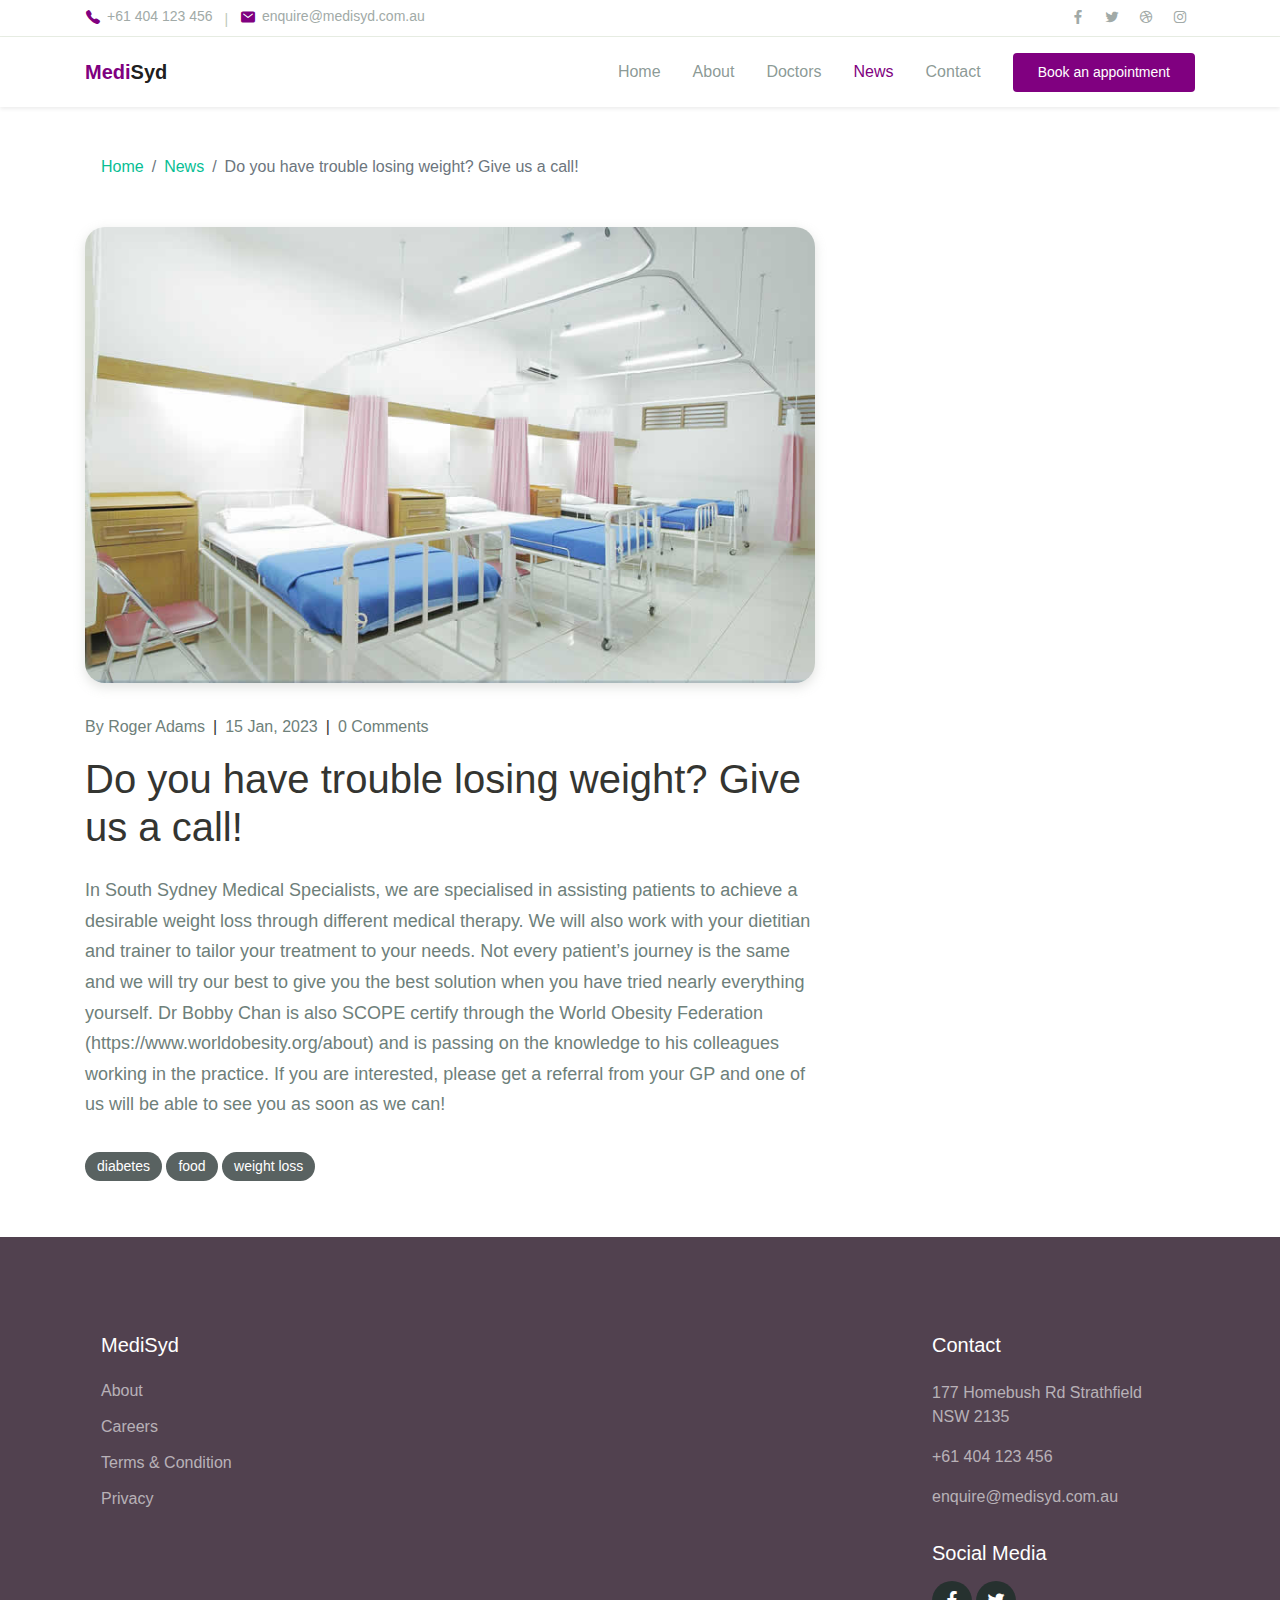
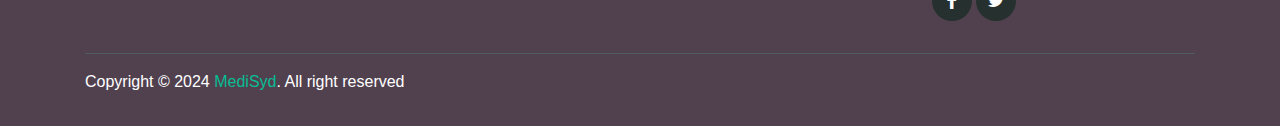
<file: news_trouble_losing_weight.html>
<!DOCTYPE html>
<html lang="en">

<head>
  <meta charset="UTF-8">
  <meta name="viewport" content="width=device-width, initial-scale=1.0">

  <meta http-equiv="X-UA-Compatible" content="ie=edge">

  <meta name="copyright" content="MediSyd, https://medisyd.com.au/">

  <title>MediSyd Medical Specialists</title>

  <link rel="stylesheet" href="assets/css/maicons.css">

  <link rel="stylesheet" href="assets/css/bootstrap.css">

  <link rel="stylesheet" href="assets/vendor/owl-carousel/css/owl.carousel.css">

  <link rel="stylesheet" href="assets/vendor/animate/animate.css">

  <link rel="stylesheet" href="assets/css/theme.css">
</head>

<body>

  <!-- Back to top button -->
  <div class="back-to-top"></div>

  <header>
    <div class="topbar">
      <div class="container">
        <div class="row">
          <div class="col-sm-8 text-sm">
            <div class="site-info">
              <a href="tel:+61 404 123 456"><span class="mai-call text-primary"></span> +61 404 123 456</a>
              <span class="divider">|</span>
              <a href="mailto:enquire@medisyd.com.au"><span class="mai-mail text-primary"></span>
                enquire@medisyd.com.au</a>
            </div>
          </div>
          <div class="col-sm-4 text-right text-sm">
            <div class="social-mini-button">
              <a href="#"><span class="mai-logo-facebook-f"></span></a>
              <a href="#"><span class="mai-logo-twitter"></span></a>
              <a href="#"><span class="mai-logo-dribbble"></span></a>
              <a href="#"><span class="mai-logo-instagram"></span></a>
            </div>
          </div>
        </div> <!-- .row -->
      </div> <!-- .container -->
    </div> <!-- .topbar -->

    <nav class="navbar navbar-expand-lg navbar-light shadow-sm">
      <div class="container">
        <a class="navbar-brand" href="#"><span class="text-primary">Medi</span>Syd</a>



        <button class="navbar-toggler" type="button" data-toggle="collapse" data-target="#navbarSupport"
          aria-controls="navbarSupport" aria-expanded="false" aria-label="Toggle navigation">
          <span class="navbar-toggler-icon"></span>
        </button>

        <div class="collapse navbar-collapse" id="navbarSupport">
          <ul class="navbar-nav ml-auto">
            <li class="nav-item">
              <a class="nav-link" href="index.html">Home</a>
            </li>
            <li class="nav-item">
              <a class="nav-link" href="about.html">About</a>
            </li>
            <li class="nav-item">
              <a class="nav-link" href="doctors.html">Doctors</a>
            </li>
            <li class="nav-item active">
              <a class="nav-link" href="news.html">News</a>
            </li>
            <li class="nav-item">
              <a class="nav-link" href="contact.html">Contact</a>
            </li>
            <li class="nav-item">
              <a class="btn btn-primary ml-lg-3" href="tel:+61 404 123 456">Book an appointment</a>
            </li>
          </ul>
        </div> <!-- .navbar-collapse -->
      </div> <!-- .container -->
    </nav>
  </header>

  <div class="page-section pt-5">
    <div class="container">
      <div class="row">
        <div class="col-lg-8">
          <nav aria-label="Breadcrumb">
            <ol class="breadcrumb bg-transparent py-0 mb-5">
              <li class="breadcrumb-item"><a href="index.html">Home</a></li>
              <li class="breadcrumb-item"><a href="news.html">News</a></li>
              <li class="breadcrumb-item active" aria-current="page">Do you have trouble losing weight? Give us a call!
              </li>
            </ol>
          </nav>
        </div>
      </div> <!-- .row -->

      <div class="row">
        <div class="col-lg-8">
          <article class="blog-details">
            <div class="post-thumb">
              <img src="assets/img/blog/blog_1.jpg" alt="">
            </div>
            <div class="post-meta">
              <div class="post-author">
                <span class="text-grey">By</span> <a href="#">Roger Adams</a>
              </div>
              <span class="divider">|</span>
              <div class="post-date">
                <a href="#">15 Jan, 2023</a>
              </div>
              <span class="divider">|</span>
              <div class="post-comment-count">
                <a href="#">0 Comments</a>
              </div>
            </div>
            <h2 class="post-title h1">Do you have trouble losing weight? Give us a call!
            </h2>
            <div class="post-content">
              <p>In South Sydney Medical Specialists, we are specialised in assisting patients to achieve a desirable
                weight loss through different medical therapy. We will also work with your dietitian and trainer to
                tailor your treatment to your needs. Not every patient’s journey is the same and we will try our best to
                give you the best solution when you have tried nearly everything yourself. Dr Bobby Chan is also SCOPE
                certify through the World Obesity Federation (https://www.worldobesity.org/about) and is passing on the
                knowledge to his colleagues working in the practice. If you are interested, please get a referral from
                your GP and one of us will be able to see you as soon as we can!</p>
            </div>
            <div class="post-tags">
              <a href="#" class="tag-link">diabetes</a>
              <a href="#" class="tag-link">food</a>
              <a href="#" class="tag-link">weight loss</a>
            </div>
          </article> <!-- .blog-details -->
        </div>
      </div> <!-- .row -->
    </div> <!-- .container -->
  </div> <!-- .page-section -->

  <footer class="page-footer">
    <div class="container">
      <div class="row px-md-3">
        <div class="col-sm-6 col-lg-3 py-3">
          <h5>MediSyd</h5>
          <ul class="footer-menu">
            <li><a href="#">About</a></li>
            <li><a href="#">Careers</a></li>
            <!-- <li><a href="#">Editorial Team</a></li>
            <li><a href="#">Protection</a></li>-->
            <li><a href="#">Terms & Condition</a></li>
            <li><a href="#">Privacy</a></li>
          </ul>
        </div>
        <div class="col-sm-6 col-lg-3 py-3">

        </div>
        <div class="col-sm-6 col-lg-3 py-3">

        </div>
        <div class="col-sm-6 col-lg-3 py-3">
          <h5>Contact</h5>
          <p class="footer-link mt-2">177 Homebush Rd Strathfield NSW 2135</p>
          <a href="tel:+61 404 123 456" class="footer-link">+61 404 123 456</a>
          <a href="mailto:enquire@medisyd.com.au" class="footer-link">enquire@medisyd.com.au</a>

          <h5 class="mt-3">Social Media</h5>
          <div class="footer-sosmed mt-3">
            <a href="facebook.com/medisyd" target="_blank"><span class="mai-logo-facebook-f"></span></a>
            <a href="twitter.com/medisyd" target="_blank"><span class="mai-logo-twitter"></span></a>
          </div>
        </div>
      </div>

      <hr>

      <p id="copyright">Copyright &copy; 2024 <a href="https://medisyd.com.au/" target="_blank">MediSyd</a>. All right
        reserved</p>
    </div>
  </footer>

  <script src="assets/js/jquery-3.5.1.min.js"></script>

  <script src="assets/js/bootstrap.bundle.min.js"></script>

  <script src="assets/vendor/owl-carousel/js/owl.carousel.min.js"></script>

  <script src="assets/vendor/wow/wow.min.js"></script>

  <script src="assets/js/theme.js"></script>

</body>

</html>
</file>
<file: assets/css/maicons.css>
@font-face {
  font-family: 'maicons';
  src:  url('../fonts/maicons.eot?c9nlkl');
  src:  url('../fonts/maicons.eot?c9nlkl#iefix') format('embedded-opentype'),
    url('../fonts/maicons.ttf?c9nlkl') format('truetype'),
    url('../fonts/maicons.woff?c9nlkl') format('woff'),
    url('../fonts/maicons.svg?c9nlkl#maicons') format('svg');
  font-weight: normal;
  font-style: normal;
  font-display: block;
}

[class^="mai-"], [class*=" mai-"] {
  /* use !important to prevent issues with browser extensions that change fonts */
  font-family: 'maicons' !important;
  speak: none;
  font-style: normal;
  font-weight: normal;
  font-variant: normal;
  text-transform: none;
  line-height: 1;

  /* Better Font Rendering =========== */
  -webkit-font-smoothing: antialiased;
  -moz-osx-font-smoothing: grayscale;
}

.mai-add:before {
  content: "\e900";
}
.mai-add-circle:before {
  content: "\e901";
}
.mai-add-circle-outline:before {
  content: "\e902";
}
.mai-airplane:before {
  content: "\e903";
}
.mai-airplane-outline:before {
  content: "\e904";
}
.mai-alarm:before {
  content: "\e905";
}
.mai-alarm-outline:before {
  content: "\e906";
}
.mai-albums:before {
  content: "\e907";
}
.mai-albums-outline:before {
  content: "\e908";
}
.mai-alert:before {
  content: "\e909";
}
.mai-alert-circle:before {
  content: "\e90a";
}
.mai-alert-circle-outline:before {
  content: "\e90b";
}
.mai-analytics:before {
  content: "\e90c";
}
.mai-analytics-outline:before {
  content: "\e90d";
}
.mai-aperture:before {
  content: "\e90e";
}
.mai-aperture-outline:before {
  content: "\e90f";
}
.mai-apps:before {
  content: "\e910";
}
.mai-apps-outline:before {
  content: "\e911";
}
.mai-archive:before {
  content: "\e912";
}
.mai-archive-outline:before {
  content: "\e913";
}
.mai-arrow-back:before {
  content: "\e914";
}
.mai-arrow-back-circle:before {
  content: "\e915";
}
.mai-arrow-back-circle-outline:before {
  content: "\e916";
}
.mai-arrow-down:before {
  content: "\e917";
}
.mai-arrow-down-circle:before {
  content: "\e918";
}
.mai-arrow-down-circle-outline:before {
  content: "\e919";
}
.mai-arrow-forward:before {
  content: "\e91a";
}
.mai-arrow-forward-circle:before {
  content: "\e91b";
}
.mai-arrow-forward-circle-outline:before {
  content: "\e91c";
}
.mai-arrow-redo:before {
  content: "\e91d";
}
.mai-arrow-redo-circle:before {
  content: "\e91e";
}
.mai-arrow-redo-circle-outline:before {
  content: "\e91f";
}
.mai-arrow-redo-outline:before {
  content: "\e920";
}
.mai-arrow-undo:before {
  content: "\e921";
}
.mai-arrow-undo-circle:before {
  content: "\e922";
}
.mai-arrow-undo-circle-outline:before {
  content: "\e923";
}
.mai-arrow-undo-outline:before {
  content: "\e924";
}
.mai-arrow-up:before {
  content: "\e925";
}
.mai-arrow-up-circle:before {
  content: "\e926";
}
.mai-arrow-up-circle-outline:before {
  content: "\e927";
}
.mai-at:before {
  content: "\e928";
}
.mai-at-circle:before {
  content: "\e929";
}
.mai-at-circle-outline:before {
  content: "\e92a";
}
.mai-attach:before {
  content: "\e92b";
}
.mai-attach-outline:before {
  content: "\e92c";
}
.mai-backspace:before {
  content: "\e92d";
}
.mai-backspace-outline:before {
  content: "\e92e";
}
.mai-bandage:before {
  content: "\e92f";
}
.mai-bandage-outline:before {
  content: "\e930";
}
.mai-bar-chart:before {
  content: "\e932";
}
.mai-bar-chart-outline:before {
  content: "\e933";
}
.mai-barbell:before {
  content: "\e931";
}
.mai-barcode:before {
  content: "\e934";
}
.mai-barcode-outline:before {
  content: "\e935";
}
.mai-baseball:before {
  content: "\e936";
}
.mai-baseball-outline:before {
  content: "\e937";
}
.mai-basket:before {
  content: "\e938";
}
.mai-basket-outline:before {
  content: "\e93b";
}
.mai-basketball:before {
  content: "\e939";
}
.mai-basketball-outline:before {
  content: "\e93a";
}
.mai-battery-charging:before {
  content: "\e93c";
}
.mai-battery-dead:before {
  content: "\e93d";
}
.mai-battery-full:before {
  content: "\e93e";
}
.mai-battery-half:before {
  content: "\e93f";
}
.mai-beaker:before {
  content: "\e940";
}
.mai-beaker-outline:before {
  content: "\e941";
}
.mai-bed:before {
  content: "\e942";
}
.mai-bed-outline:before {
  content: "\e943";
}
.mai-beer:before {
  content: "\e944";
}
.mai-beer-outline:before {
  content: "\e945";
}
.mai-bicycle:before {
  content: "\e946";
}
.mai-bluetooth:before {
  content: "\e947";
}
.mai-boat:before {
  content: "\e948";
}
.mai-boat-outline:before {
  content: "\e949";
}
.mai-body:before {
  content: "\e94a";
}
.mai-body-outline:before {
  content: "\e94b";
}
.mai-bonfire:before {
  content: "\e94c";
}
.mai-bonfire-outline:before {
  content: "\e94d";
}
.mai-book:before {
  content: "\e94e";
}
.mai-book-outline:before {
  content: "\e953";
}
.mai-bookmark:before {
  content: "\e94f";
}
.mai-bookmark-outline:before {
  content: "\e950";
}
.mai-bookmarks:before {
  content: "\e951";
}
.mai-bookmarks-outline:before {
  content: "\e952";
}
.mai-briefcase:before {
  content: "\e954";
}
.mai-briefcase-outline:before {
  content: "\e955";
}
.mai-browsers:before {
  content: "\e956";
}
.mai-browsers-outline:before {
  content: "\e957";
}
.mai-brush:before {
  content: "\e958";
}
.mai-brush-outline:before {
  content: "\e959";
}
.mai-bug:before {
  content: "\e95a";
}
.mai-bug-outline:before {
  content: "\e95b";
}
.mai-build:before {
  content: "\e95c";
}
.mai-build-outline:before {
  content: "\e95d";
}
.mai-bulb:before {
  content: "\e95e";
}
.mai-bulb-outline:before {
  content: "\e95f";
}
.mai-bus:before {
  content: "\e960";
}
.mai-bus-outline:before {
  content: "\e963";
}
.mai-business:before {
  content: "\e961";
}
.mai-business-outline:before {
  content: "\e962";
}
.mai-cafe:before {
  content: "\e964";
}
.mai-cafe-outline:before {
  content: "\e965";
}
.mai-calculator:before {
  content: "\e966";
}
.mai-calculator-outline:before {
  content: "\e967";
}
.mai-calendar:before {
  content: "\e968";
}
.mai-calendar-outline:before {
  content: "\e969";
}
.mai-call:before {
  content: "\e96a";
}
.mai-call-outline:before {
  content: "\e96b";
}
.mai-camera:before {
  content: "\e96c";
}
.mai-camera-outline:before {
  content: "\e96d";
}
.mai-camera-reverse:before {
  content: "\e96e";
}
.mai-camera-reverse-outline:before {
  content: "\e96f";
}
.mai-car:before {
  content: "\e970";
}
.mai-car-outline:before {
  content: "\e97f";
}
.mai-car-sport:before {
  content: "\e980";
}
.mai-car-sport-outline:before {
  content: "\e981";
}
.mai-card:before {
  content: "\e971";
}
.mai-card-outline:before {
  content: "\e972";
}
.mai-caret-back:before {
  content: "\e973";
}
.mai-caret-back-circle:before {
  content: "\e974";
}
.mai-caret-back-circle-outline:before {
  content: "\e975";
}
.mai-caret-down:before {
  content: "\e976";
}
.mai-caret-down-circle:before {
  content: "\e977";
}
.mai-caret-down-circle-outline:before {
  content: "\e978";
}
.mai-caret-forward:before {
  content: "\e979";
}
.mai-caret-forward-circle:before {
  content: "\e97a";
}
.mai-caret-forward-circle-outline:before {
  content: "\e97b";
}
.mai-caret-up:before {
  content: "\e97c";
}
.mai-caret-up-circle:before {
  content: "\e97d";
}
.mai-caret-up-circle-outline:before {
  content: "\e97e";
}
.mai-cart:before {
  content: "\e982";
}
.mai-cart-outline:before {
  content: "\e983";
}
.mai-cash:before {
  content: "\e984";
}
.mai-cash-outline:before {
  content: "\e985";
}
.mai-chatbox:before {
  content: "\e986";
}
.mai-chatbox-ellipses:before {
  content: "\e987";
}
.mai-chatbox-ellipses-outline:before {
  content: "\e988";
}
.mai-chatbox-outline:before {
  content: "\e989";
}
.mai-chatbubble:before {
  content: "\e98a";
}
.mai-chatbubble-ellipses:before {
  content: "\e98b";
}
.mai-chatbubble-ellipses-outline:before {
  content: "\e98c";
}
.mai-chatbubble-outline:before {
  content: "\e98d";
}
.mai-chatbubbles:before {
  content: "\e98e";
}
.mai-chatbubbles-outline:before {
  content: "\e98f";
}
.mai-checkbox:before {
  content: "\e990";
}
.mai-checkbox-outline:before {
  content: "\e991";
}
.mai-checkmark:before {
  content: "\e992";
}
.mai-checkmark-circle:before {
  content: "\e993";
}
.mai-checkmark-circle-outline:before {
  content: "\e994";
}
.mai-checkmark-done:before {
  content: "\e995";
}
.mai-checkmark-done-circle:before {
  content: "\e996";
}
.mai-checkmark-done-circle-outline:before {
  content: "\e997";
}
.mai-chevron-back:before {
  content: "\e998";
}
.mai-chevron-back-circle:before {
  content: "\e999";
}
.mai-chevron-back-circle-outline:before {
  content: "\e99a";
}
.mai-chevron-down:before {
  content: "\e99b";
}
.mai-chevron-down-circle:before {
  content: "\e99c";
}
.mai-chevron-down-circle-outline:before {
  content: "\e99d";
}
.mai-chevron-forward:before {
  content: "\e99e";
}
.mai-chevron-forward-circle:before {
  content: "\e99f";
}
.mai-chevron-forward-circle-outline:before {
  content: "\e9a0";
}
.mai-chevron-up:before {
  content: "\e9a1";
}
.mai-chevron-up-circle:before {
  content: "\e9a2";
}
.mai-chevron-up-circle-outline:before {
  content: "\e9a3";
}
.mai-clipboard:before {
  content: "\e9a4";
}
.mai-clipboard-outline:before {
  content: "\e9a5";
}
.mai-close:before {
  content: "\e9a6";
}
.mai-close-circle:before {
  content: "\e9a7";
}
.mai-close-circle-outline:before {
  content: "\e9a8";
}
.mai-cloud:before {
  content: "\e9a9";
}
.mai-cloud-circle:before {
  content: "\e9aa";
}
.mai-cloud-circle-outline:before {
  content: "\e9ab";
}
.mai-cloud-done:before {
  content: "\e9ac";
}
.mai-cloud-done-outline:before {
  content: "\e9ad";
}
.mai-cloud-download:before {
  content: "\e9ae";
}
.mai-cloud-download-outline:before {
  content: "\e9af";
}
.mai-cloud-offline:before {
  content: "\e9b0";
}
.mai-cloud-offline-outline:before {
  content: "\e9b1";
}
.mai-cloud-outline:before {
  content: "\e9b2";
}
.mai-cloud-upload:before {
  content: "\e9b3";
}
.mai-cloud-upload-outline:before {
  content: "\e9b4";
}
.mai-cloudy:before {
  content: "\e9b5";
}
.mai-cloudy-night:before {
  content: "\e9b6";
}
.mai-cloudy-night-outline:before {
  content: "\e9b7";
}
.mai-cloudy-outline:before {
  content: "\e9b8";
}
.mai-code:before {
  content: "\e9b9";
}
.mai-code-download:before {
  content: "\e9ba";
}
.mai-code-slash:before {
  content: "\e9bb";
}
.mai-code-working:before {
  content: "\e9bc";
}
.mai-cog:before {
  content: "\e9bd";
}
.mai-color-fill:before {
  content: "\e9be";
}
.mai-color-fill-outline:before {
  content: "\e9bf";
}
.mai-color-filter:before {
  content: "\e9c0";
}
.mai-color-filter-outline:before {
  content: "\e9c1";
}
.mai-color-palette:before {
  content: "\e9c2";
}
.mai-color-palette-outline:before {
  content: "\e9c3";
}
.mai-color-wand:before {
  content: "\e9c4";
}
.mai-color-wand-outline:before {
  content: "\e9c5";
}
.mai-compass:before {
  content: "\e9c6";
}
.mai-compass-outline:before {
  content: "\e9c7";
}
.mai-construct:before {
  content: "\e9c8";
}
.mai-construct-outline:before {
  content: "\e9c9";
}
.mai-contract:before {
  content: "\e9ca";
}
.mai-contrast:before {
  content: "\e9cb";
}
.mai-copy:before {
  content: "\e9cc";
}
.mai-copy-outline:before {
  content: "\e9cd";
}
.mai-create:before {
  content: "\e9ce";
}
.mai-create-outline:before {
  content: "\e9cf";
}
.mai-crop:before {
  content: "\e9d0";
}
.mai-cube:before {
  content: "\e9d1";
}
.mai-cube-outline:before {
  content: "\e9d2";
}
.mai-cut:before {
  content: "\e9d3";
}
.mai-desktop:before {
  content: "\e9d4";
}
.mai-desktop-outline:before {
  content: "\e9d5";
}
.mai-disc:before {
  content: "\e9d6";
}
.mai-disc-outline:before {
  content: "\e9d7";
}
.mai-document:before {
  content: "\e9d8";
}
.mai-document-outline:before {
  content: "\e9d9";
}
.mai-document-text:before {
  content: "\e9dc";
}
.mai-document-text-outline:before {
  content: "\e9dd";
}
.mai-documents:before {
  content: "\e9da";
}
.mai-documents-outline:before {
  content: "\e9db";
}
.mai-download:before {
  content: "\e9de";
}
.mai-download-outline:before {
  content: "\e9df";
}
.mai-duplicate:before {
  content: "\e9e0";
}
.mai-duplicate-outline:before {
  content: "\e9e1";
}
.mai-ear:before {
  content: "\e9e2";
}
.mai-ear-outline:before {
  content: "\e9e3";
}
.mai-earth:before {
  content: "\e9e4";
}
.mai-earth-outline:before {
  content: "\e9e5";
}
.mai-easel:before {
  content: "\e9e6";
}
.mai-easel-outline:before {
  content: "\e9e7";
}
.mai-egg:before {
  content: "\e9e8";
}
.mai-egg-outline:before {
  content: "\e9e9";
}
.mai-ellipse:before {
  content: "\e9ea";
}
.mai-ellipse-outline:before {
  content: "\e9eb";
}
.mai-ellipsis-horizontal:before {
  content: "\e9ec";
}
.mai-ellipsis-horizontal-circle:before {
  content: "\e9ed";
}
.mai-ellipsis-vertical:before {
  content: "\e9ee";
}
.mai-ellipsis-vertical-circle:before {
  content: "\e9ef";
}
.mai-enter:before {
  content: "\e9f0";
}
.mai-enter-outline:before {
  content: "\e9f1";
}
.mai-exit:before {
  content: "\e9f2";
}
.mai-exit-outline:before {
  content: "\e9f3";
}
.mai-expand:before {
  content: "\e9f4";
}
.mai-eye:before {
  content: "\e9f5";
}
.mai-eye-off:before {
  content: "\e9f8";
}
.mai-eye-off-outline:before {
  content: "\e9f9";
}
.mai-eye-outline:before {
  content: "\e9fa";
}
.mai-eyedrop:before {
  content: "\e9f6";
}
.mai-eyedrop-outline:before {
  content: "\e9f7";
}
.mai-fast-food:before {
  content: "\e9fb";
}
.mai-fast-food-outline:before {
  content: "\e9fc";
}
.mai-female:before {
  content: "\e9fd";
}
.mai-file-tray:before {
  content: "\e9fe";
}
.mai-file-tray-full:before {
  content: "\e9ff";
}
.mai-file-tray-full-outline:before {
  content: "\ea00";
}
.mai-file-tray-outline:before {
  content: "\ea01";
}
.mai-film:before {
  content: "\ea02";
}
.mai-film-outline:before {
  content: "\ea03";
}
.mai-filter:before {
  content: "\ea04";
}
.mai-finger-print:before {
  content: "\ea05";
}
.mai-fitness:before {
  content: "\ea06";
}
.mai-fitness-outline:before {
  content: "\ea07";
}
.mai-flag:before {
  content: "\ea08";
}
.mai-flag-outline:before {
  content: "\ea09";
}
.mai-flame:before {
  content: "\ea0a";
}
.mai-flame-outline:before {
  content: "\ea0b";
}
.mai-flash:before {
  content: "\ea0c";
}
.mai-flash-off:before {
  content: "\ea0f";
}
.mai-flash-off-outline:before {
  content: "\ea10";
}
.mai-flash-outline:before {
  content: "\ea11";
}
.mai-flashlight:before {
  content: "\ea0d";
}
.mai-flashlight-outline:before {
  content: "\ea0e";
}
.mai-flask:before {
  content: "\ea12";
}
.mai-flask-outline:before {
  content: "\ea13";
}
.mai-flower:before {
  content: "\ea14";
}
.mai-flower-outline:before {
  content: "\ea15";
}
.mai-folder:before {
  content: "\ea16";
}
.mai-folder-open:before {
  content: "\ea17";
}
.mai-folder-open-outline:before {
  content: "\ea18";
}
.mai-folder-outline:before {
  content: "\ea19";
}
.mai-football:before {
  content: "\ea1a";
}
.mai-football-outline:before {
  content: "\ea1b";
}
.mai-funnel:before {
  content: "\ea1c";
}
.mai-funnel-outline:before {
  content: "\ea1d";
}
.mai-game-controller:before {
  content: "\ea1e";
}
.mai-game-controller-outline:before {
  content: "\ea1f";
}
.mai-gift:before {
  content: "\ea20";
}
.mai-gift-outline:before {
  content: "\ea21";
}
.mai-git-branch:before {
  content: "\ea22";
}
.mai-git-commit:before {
  content: "\ea23";
}
.mai-git-compare:before {
  content: "\ea24";
}
.mai-git-merge:before {
  content: "\ea25";
}
.mai-git-network:before {
  content: "\ea26";
}
.mai-git-pull-request:before {
  content: "\ea27";
}
.mai-glasses:before {
  content: "\ea28";
}
.mai-glasses-outline:before {
  content: "\ea29";
}
.mai-globe:before {
  content: "\ea2a";
}
.mai-globe-outline:before {
  content: "\ea2b";
}
.mai-golf:before {
  content: "\ea2c";
}
.mai-golf-outline:before {
  content: "\ea2d";
}
.mai-grid:before {
  content: "\ea2e";
}
.mai-grid-outline:before {
  content: "\ea2f";
}
.mai-hammer:before {
  content: "\ea30";
}
.mai-hammer-outline:before {
  content: "\ea31";
}
.mai-hand-left:before {
  content: "\ea32";
}
.mai-hand-left-outline:before {
  content: "\ea33";
}
.mai-hand-right:before {
  content: "\ea34";
}
.mai-hand-right-outline:before {
  content: "\ea35";
}
.mai-happy:before {
  content: "\ea36";
}
.mai-happy-outline:before {
  content: "\ea37";
}
.mai-hardware-chip:before {
  content: "\ea38";
}
.mai-hardware-chip-outline:before {
  content: "\ea39";
}
.mai-headset:before {
  content: "\ea3a";
}
.mai-headset-outline:before {
  content: "\ea3b";
}
.mai-heart:before {
  content: "\ea3c";
}
.mai-heart-circle:before {
  content: "\ea3d";
}
.mai-heart-circle-outline:before {
  content: "\ea3e";
}
.mai-heart-dislike:before {
  content: "\ea3f";
}
.mai-heart-dislike-circle:before {
  content: "\ea40";
}
.mai-heart-dislike-circle-outline:before {
  content: "\ea41";
}
.mai-heart-dislike-outline:before {
  content: "\ea42";
}
.mai-heart-half:before {
  content: "\ea43";
}
.mai-heart-half-outline:before {
  content: "\ea44";
}
.mai-heart-outline:before {
  content: "\ea45";
}
.mai-help:before {
  content: "\ea46";
}
.mai-help-buoy:before {
  content: "\ea47";
}
.mai-help-buoy-outline:before {
  content: "\ea48";
}
.mai-help-circle:before {
  content: "\ea49";
}
.mai-help-circle-outline:before {
  content: "\ea4a";
}
.mai-home:before {
  content: "\ea4b";
}
.mai-home-outline:before {
  content: "\ea4c";
}
.mai-hourglass:before {
  content: "\ea4d";
}
.mai-hourglass-outline:before {
  content: "\ea4e";
}
.mai-ice-cream:before {
  content: "\ea4f";
}
.mai-ice-cream-outline:before {
  content: "\ea50";
}
.mai-image:before {
  content: "\ea51";
}
.mai-image-outline:before {
  content: "\ea52";
}
.mai-images:before {
  content: "\ea53";
}
.mai-images-outline:before {
  content: "\ea54";
}
.mai-infinite:before {
  content: "\ea55";
}
.mai-information:before {
  content: "\ea56";
}
.mai-information-circle:before {
  content: "\ea57";
}
.mai-information-circle-outline:before {
  content: "\ea58";
}
.mai-journal:before {
  content: "\ea59";
}
.mai-journal-outline:before {
  content: "\ea5a";
}
.mai-key:before {
  content: "\ea5b";
}
.mai-key-outline:before {
  content: "\ea5c";
}
.mai-keypad:before {
  content: "\ea5d";
}
.mai-keypad-outline:before {
  content: "\ea5e";
}
.mai-language:before {
  content: "\ea5f";
}
.mai-laptop:before {
  content: "\ea60";
}
.mai-laptop-outline:before {
  content: "\ea61";
}
.mai-layers:before {
  content: "\ea62";
}
.mai-layers-outline:before {
  content: "\ea63";
}
.mai-leaf:before {
  content: "\ea64";
}
.mai-leaf-outline:before {
  content: "\ea65";
}
.mai-library:before {
  content: "\ea66";
}
.mai-library-outline:before {
  content: "\ea67";
}
.mai-link:before {
  content: "\ea68";
}
.mai-list:before {
  content: "\ea69";
}
.mai-list-circle:before {
  content: "\ea6a";
}
.mai-list-circle-outline:before {
  content: "\ea6b";
}
.mai-locate:before {
  content: "\ea6c";
}
.mai-location:before {
  content: "\ea6d";
}
.mai-location-outline:before {
  content: "\ea6e";
}
.mai-lock-closed:before {
  content: "\ea6f";
}
.mai-lock-closed-outline:before {
  content: "\ea70";
}
.mai-lock-open:before {
  content: "\ea71";
}
.mai-lock-open-outline:before {
  content: "\ea72";
}
.mai-log-in:before {
  content: "\ea73";
}
.mai-log-in-outline:before {
  content: "\ea74";
}
.mai-log-out:before {
  content: "\ea75";
}
.mai-log-out-outline:before {
  content: "\ea76";
}
.mai-logo-500px:before {
  content: "\ea8e";
}
.mai-logo-accessible-icon:before {
  content: "\eaef";
}
.mai-logo-accusoft:before {
  content: "\eba2";
}
.mai-logo-algolia:before {
  content: "\eba3";
}
.mai-logo-alipay:before {
  content: "\eba4";
}
.mai-logo-amazon:before {
  content: "\eba5";
}
.mai-logo-amplify:before {
  content: "\eba6";
}
.mai-logo-android:before {
  content: "\eba7";
}
.mai-logo-angular:before {
  content: "\eba8";
}
.mai-logo-apple:before {
  content: "\eba9";
}
.mai-logo-apple-appstore:before {
  content: "\ebaa";
}
.mai-logo-aws:before {
  content: "\ebab";
}
.mai-logo-behance:before {
  content: "\ebac";
}
.mai-logo-bitbucket:before {
  content: "\ebad";
}
.mai-logo-bitcoin:before {
  content: "\ebae";
}
.mai-logo-blackberry:before {
  content: "\ebaf";
}
.mai-logo-blogger:before {
  content: "\ebb0";
}
.mai-logo-buffer:before {
  content: "\ebb1";
}
.mai-logo-buysellads:before {
  content: "\ebb2";
}
.mai-logo-capacitor:before {
  content: "\ebb3";
}
.mai-logo-cc-amazon-pay:before {
  content: "\ebb4";
}
.mai-logo-cc-amex:before {
  content: "\ebb5";
}
.mai-logo-cc-apple-pay:before {
  content: "\ebb6";
}
.mai-logo-cc-diners-club:before {
  content: "\ebb7";
}
.mai-logo-cc-discover:before {
  content: "\ebb8";
}
.mai-logo-cc-jcb:before {
  content: "\ebb9";
}
.mai-logo-cc-mastercard:before {
  content: "\ebba";
}
.mai-logo-cc-paypal:before {
  content: "\ebbb";
}
.mai-logo-cc-stripe:before {
  content: "\ebbc";
}
.mai-logo-cc-visa:before {
  content: "\ebbd";
}
.mai-logo-chrome:before {
  content: "\ebbe";
}
.mai-logo-closed-captioning:before {
  content: "\ebbf";
}
.mai-logo-codepen:before {
  content: "\ebc0";
}
.mai-logo-cpanel:before {
  content: "\ebc1";
}
.mai-logo-creative-commons:before {
  content: "\ebc2";
}
.mai-logo-css3:before {
  content: "\ebc3";
}
.mai-logo-cuttlefish:before {
  content: "\ebc4";
}
.mai-logo-d-and-d:before {
  content: "\ebc5";
}
.mai-logo-dashcube:before {
  content: "\ebc6";
}
.mai-logo-designernews:before {
  content: "\ebc7";
}
.mai-logo-deviantart:before {
  content: "\ebc8";
}
.mai-logo-digg:before {
  content: "\ebc9";
}
.mai-logo-digital-ocean:before {
  content: "\ebca";
}
.mai-logo-discord:before {
  content: "\ebcb";
}
.mai-logo-discourse:before {
  content: "\ebcc";
}
.mai-logo-dochub:before {
  content: "\ebcd";
}
.mai-logo-docker:before {
  content: "\ebce";
}
.mai-logo-dribbble:before {
  content: "\ebcf";
}
.mai-logo-dropbox:before {
  content: "\ebd0";
}
.mai-logo-drupal:before {
  content: "\ebd1";
}
.mai-logo-dyalog:before {
  content: "\ebd2";
}
.mai-logo-earlybirds:before {
  content: "\ebd3";
}
.mai-logo-ebay:before {
  content: "\ebd4";
}
.mai-logo-edge:before {
  content: "\ebd5";
}
.mai-logo-electron:before {
  content: "\ebd6";
}
.mai-logo-elementor:before {
  content: "\ebd7";
}
.mai-logo-ello:before {
  content: "\ebd8";
}
.mai-logo-ember:before {
  content: "\ebd9";
}
.mai-logo-empire:before {
  content: "\ebda";
}
.mai-logo-envira:before {
  content: "\ebdb";
}
.mai-logo-erlang:before {
  content: "\ebdc";
}
.mai-logo-etsy:before {
  content: "\ebdd";
}
.mai-logo-euro:before {
  content: "\ebde";
}
.mai-logo-expeditedssl:before {
  content: "\ebdf";
}
.mai-logo-facebook:before {
  content: "\ebe0";
}
.mai-logo-facebook-f:before {
  content: "\ebe1";
}
.mai-logo-facebook-messenger:before {
  content: "\ebe2";
}
.mai-logo-firebase:before {
  content: "\ebe3";
}
.mai-logo-firefox:before {
  content: "\ebe4";
}
.mai-logo-flickr:before {
  content: "\ebe5";
}
.mai-logo-flipboard:before {
  content: "\ebe6";
}
.mai-logo-fly:before {
  content: "\ebe7";
}
.mai-logo-foursquare:before {
  content: "\ebe8";
}
.mai-logo-freebsd:before {
  content: "\ebe9";
}
.mai-logo-gg:before {
  content: "\ebea";
}
.mai-logo-git:before {
  content: "\ebeb";
}
.mai-logo-github:before {
  content: "\ebec";
}
.mai-logo-github-alt:before {
  content: "\ebed";
}
.mai-logo-gitlab:before {
  content: "\ebee";
}
.mai-logo-gitter:before {
  content: "\ebef";
}
.mai-logo-glide:before {
  content: "\ebf0";
}
.mai-logo-glide-g:before {
  content: "\ebf1";
}
.mai-logo-google:before {
  content: "\ebf2";
}
.mai-logo-google-drive:before {
  content: "\ebf3";
}
.mai-logo-google-play:before {
  content: "\ebf4";
}
.mai-logo-google-playstore:before {
  content: "\ebf5";
}
.mai-logo-google-plus:before {
  content: "\ebf6";
}
.mai-logo-google-plus-g:before {
  content: "\ebf7";
}
.mai-logo-google-wallet:before {
  content: "\ebf8";
}
.mai-logo-grunt:before {
  content: "\ebf9";
}
.mai-logo-gulp:before {
  content: "\ebfa";
}
.mai-logo-hackernews:before {
  content: "\ebfb";
}
.mai-logo-hotjar:before {
  content: "\ebfc";
}
.mai-logo-html5:before {
  content: "\ebfd";
}
.mai-logo-hubspot:before {
  content: "\ebfe";
}
.mai-logo-imdb:before {
  content: "\ebff";
}
.mai-logo-instagram:before {
  content: "\ec00";
}
.mai-logo-internet-explorer:before {
  content: "\ec01";
}
.mai-logo-ionic:before {
  content: "\ec02";
}
.mai-logo-ionitron:before {
  content: "\ec03";
}
.mai-logo-itunes:before {
  content: "\ec04";
}
.mai-logo-java:before {
  content: "\ec05";
}
.mai-logo-javascript:before {
  content: "\ec06";
}
.mai-logo-joomla:before {
  content: "\ec07";
}
.mai-logo-jsfiddle:before {
  content: "\ec08";
}
.mai-logo-keycdn:before {
  content: "\ec09";
}
.mai-logo-laravel:before {
  content: "\ec0a";
}
.mai-logo-lastfm:before {
  content: "\ec0b";
}
.mai-logo-leanpub:before {
  content: "\ec0c";
}
.mai-logo-less:before {
  content: "\ec0d";
}
.mai-logo-line:before {
  content: "\ec0e";
}
.mai-logo-linkedin:before {
  content: "\ec0f";
}
.mai-logo-linux:before {
  content: "\ec10";
}
.mai-logo-magento:before {
  content: "\ec11";
}
.mai-logo-mailchimp:before {
  content: "\ec12";
}
.mai-logo-markdown:before {
  content: "\ec13";
}
.mai-logo-maxcdn:before {
  content: "\ec14";
}
.mai-logo-medium:before {
  content: "\ec15";
}
.mai-logo-medium-m:before {
  content: "\ec16";
}
.mai-logo-meetup:before {
  content: "\ec17";
}
.mai-logo-microsoft:before {
  content: "\ec18";
}
.mai-logo-mix:before {
  content: "\ec19";
}
.mai-logo-mixcloud:before {
  content: "\ec1a";
}
.mai-logo-nodejs:before {
  content: "\ec1b";
}
.mai-logo-npm:before {
  content: "\ec1c";
}
.mai-logo-octocat:before {
  content: "\ec1d";
}
.mai-logo-opencart:before {
  content: "\ec1e";
}
.mai-logo-openid:before {
  content: "\ec1f";
}
.mai-logo-opera:before {
  content: "\ec20";
}
.mai-logo-patreon:before {
  content: "\ec21";
}
.mai-logo-paypal:before {
  content: "\ec22";
}
.mai-logo-php:before {
  content: "\ec23";
}
.mai-logo-pinterest:before {
  content: "\ec24";
}
.mai-logo-pinterest-p:before {
  content: "\ec25";
}
.mai-logo-playstation:before {
  content: "\ec26";
}
.mai-logo-product-hunt:before {
  content: "\ec27";
}
.mai-logo-pwa:before {
  content: "\ec28";
}
.mai-logo-python:before {
  content: "\ec29";
}
.mai-logo-qq:before {
  content: "\ec2a";
}
.mai-logo-quora:before {
  content: "\ec2b";
}
.mai-logo-react:before {
  content: "\ec2c";
}
.mai-logo-readme:before {
  content: "\ec2d";
}
.mai-logo-reddit:before {
  content: "\ec2e";
}
.mai-logo-researchgate:before {
  content: "\ec2f";
}
.mai-logo-rocketchat:before {
  content: "\ec30";
}
.mai-logo-rss:before {
  content: "\ec31";
}
.mai-logo-safari:before {
  content: "\ec32";
}
.mai-logo-sass:before {
  content: "\ec33";
}
.mai-logo-scribd:before {
  content: "\ec34";
}
.mai-logo-searchengin:before {
  content: "\ec35";
}
.mai-logo-sellcast:before {
  content: "\ec36";
}
.mai-logo-sellsy:before {
  content: "\ec37";
}
.mai-logo-skype:before {
  content: "\ec38";
}
.mai-logo-slack:before {
  content: "\ec39";
}
.mai-logo-slideshare:before {
  content: "\ec3a";
}
.mai-logo-snapchat:before {
  content: "\ec3b";
}
.mai-logo-soundcloud:before {
  content: "\ec3c";
}
.mai-logo-spotify:before {
  content: "\ec3d";
}
.mai-logo-squarespace:before {
  content: "\ec3e";
}
.mai-logo-stack-exchange:before {
  content: "\ec3f";
}
.mai-logo-stackoverflow:before {
  content: "\ec40";
}
.mai-logo-staylinked:before {
  content: "\ec41";
}
.mai-logo-steam:before {
  content: "\ec42";
}
.mai-logo-stencil:before {
  content: "\ec43";
}
.mai-logo-stripe:before {
  content: "\ec44";
}
.mai-logo-stripe-s:before {
  content: "\ec45";
}
.mai-logo-teamspeak:before {
  content: "\ec46";
}
.mai-logo-telegram:before {
  content: "\ec47";
}
.mai-logo-trello:before {
  content: "\ec48";
}
.mai-logo-tripadvisor:before {
  content: "\ec49";
}
.mai-logo-tumblr:before {
  content: "\ec4a";
}
.mai-logo-tux:before {
  content: "\ec4b";
}
.mai-logo-twitch:before {
  content: "\ec4c";
}
.mai-logo-twitter:before {
  content: "\ec4d";
}
.mai-logo-uber:before {
  content: "\ec4e";
}
.mai-logo-uikit:before {
  content: "\ec4f";
}
.mai-logo-usd:before {
  content: "\ec50";
}
.mai-logo-viacoin:before {
  content: "\ec51";
}
.mai-logo-viadeo:before {
  content: "\ec52";
}
.mai-logo-viber:before {
  content: "\ec53";
}
.mai-logo-vimeo:before {
  content: "\ec54";
}
.mai-logo-vk:before {
  content: "\ec55";
}
.mai-logo-vue:before {
  content: "\ec56";
}
.mai-logo-web-component:before {
  content: "\ec57";
}
.mai-logo-weebly:before {
  content: "\ec58";
}
.mai-logo-weibo:before {
  content: "\ec59";
}
.mai-logo-whatsapp:before {
  content: "\ec5a";
}
.mai-logo-whmcs:before {
  content: "\ec5b";
}
.mai-logo-wikipedia-w:before {
  content: "\ec5c";
}
.mai-logo-windows:before {
  content: "\ec5d";
}
.mai-logo-wix:before {
  content: "\ec5e";
}
.mai-logo-wordpress:before {
  content: "\ec5f";
}
.mai-logo-xbox:before {
  content: "\ec60";
}
.mai-logo-xing:before {
  content: "\ec61";
}
.mai-logo-yahoo:before {
  content: "\ec62";
}
.mai-logo-yen:before {
  content: "\ec63";
}
.mai-logo-youtube:before {
  content: "\ec64";
}
.mai-magnet:before {
  content: "\ea77";
}
.mai-magnet-outline:before {
  content: "\ea78";
}
.mai-mail:before {
  content: "\ea79";
}
.mai-mail-open:before {
  content: "\ea7a";
}
.mai-mail-open-outline:before {
  content: "\ea7b";
}
.mai-mail-outline:before {
  content: "\ea7c";
}
.mai-mail-unread:before {
  content: "\ea7d";
}
.mai-mail-unread-outline:before {
  content: "\ea7e";
}
.mai-male:before {
  content: "\ea7f";
}
.mai-male-female:before {
  content: "\ea80";
}
.mai-man:before {
  content: "\ea81";
}
.mai-man-outline:before {
  content: "\ea82";
}
.mai-map:before {
  content: "\ea83";
}
.mai-map-outline:before {
  content: "\ea84";
}
.mai-medal:before {
  content: "\ea85";
}
.mai-medal-outline:before {
  content: "\ea86";
}
.mai-medical:before {
  content: "\ea87";
}
.mai-medical-outline:before {
  content: "\ea88";
}
.mai-medkit:before {
  content: "\ea89";
}
.mai-medkit-outline:before {
  content: "\ea8a";
}
.mai-megaphone:before {
  content: "\ea8b";
}
.mai-megaphone-outline:before {
  content: "\ea8c";
}
.mai-menu:before {
  content: "\ea8d";
}
.mai-mic:before {
  content: "\ea8f";
}
.mai-mic-circle:before {
  content: "\ea90";
}
.mai-mic-circle-outline:before {
  content: "\ea91";
}
.mai-mic-off:before {
  content: "\ea92";
}
.mai-mic-off-circle:before {
  content: "\ea93";
}
.mai-mic-off-circle-outline:before {
  content: "\ea94";
}
.mai-mic-off-outline:before {
  content: "\ea95";
}
.mai-mic-outline:before {
  content: "\ea96";
}
.mai-moon:before {
  content: "\ea97";
}
.mai-moon-outline:before {
  content: "\ea98";
}
.mai-move:before {
  content: "\ea99";
}
.mai-musical-note:before {
  content: "\ea9a";
}
.mai-musical-note-outline:before {
  content: "\ea9b";
}
.mai-musical-notes:before {
  content: "\ea9c";
}
.mai-musical-notes-outline:before {
  content: "\ea9d";
}
.mai-navigate:before {
  content: "\ea9e";
}
.mai-navigate-circle:before {
  content: "\ea9f";
}
.mai-navigate-circle-outline:before {
  content: "\eaa0";
}
.mai-navigate-outline:before {
  content: "\eaa1";
}
.mai-newspaper:before {
  content: "\eaa2";
}
.mai-newspaper-outline:before {
  content: "\eaa3";
}
.mai-notifications:before {
  content: "\eaa4";
}
.mai-notifications-circle:before {
  content: "\eaa5";
}
.mai-notifications-circle-outline:before {
  content: "\eaa6";
}
.mai-notifications-off:before {
  content: "\eaa7";
}
.mai-notifications-off-circle:before {
  content: "\eaa8";
}
.mai-notifications-off-circle-outline:before {
  content: "\eaa9";
}
.mai-notifications-off-outline:before {
  content: "\eaaa";
}
.mai-notifications-outline:before {
  content: "\eaab";
}
.mai-nuclear:before {
  content: "\eaac";
}
.mai-nuclear-outline:before {
  content: "\eaad";
}
.mai-nutrition:before {
  content: "\eaae";
}
.mai-nutrition-outline:before {
  content: "\eaaf";
}
.mai-open:before {
  content: "\eab0";
}
.mai-open-outline:before {
  content: "\eab1";
}
.mai-options:before {
  content: "\eab2";
}
.mai-options-outline:before {
  content: "\eab3";
}
.mai-paper-plane:before {
  content: "\eab4";
}
.mai-paper-plane-outline:before {
  content: "\eab5";
}
.mai-partly-sunny:before {
  content: "\eab6";
}
.mai-partly-sunny-outline:before {
  content: "\eab7";
}
.mai-pause:before {
  content: "\eab8";
}
.mai-pause-circle:before {
  content: "\eab9";
}
.mai-pause-circle-outline:before {
  content: "\eaba";
}
.mai-paw:before {
  content: "\eabb";
}
.mai-paw-outline:before {
  content: "\eabc";
}
.mai-pencil:before {
  content: "\eabd";
}
.mai-people:before {
  content: "\eabe";
}
.mai-people-circle:before {
  content: "\eabf";
}
.mai-people-circle-outline:before {
  content: "\eac0";
}
.mai-people-outline:before {
  content: "\eac1";
}
.mai-person:before {
  content: "\eac2";
}
.mai-person-add:before {
  content: "\eac3";
}
.mai-person-add-outline:before {
  content: "\eac4";
}
.mai-person-circle:before {
  content: "\eac5";
}
.mai-person-circle-outline:before {
  content: "\eac6";
}
.mai-person-outline:before {
  content: "\eac7";
}
.mai-person-remove:before {
  content: "\eac8";
}
.mai-person-remove-outline:before {
  content: "\eac9";
}
.mai-phone-landscape:before {
  content: "\eaca";
}
.mai-phone-landscape-outline:before {
  content: "\eacb";
}
.mai-phone-portrait:before {
  content: "\eacc";
}
.mai-phone-portrait-outline:before {
  content: "\eacd";
}
.mai-pie-chart:before {
  content: "\eace";
}
.mai-pie-chart-outline:before {
  content: "\eacf";
}
.mai-pin:before {
  content: "\ead0";
}
.mai-pin-outline:before {
  content: "\ead1";
}
.mai-pint:before {
  content: "\ead2";
}
.mai-pint-outline:before {
  content: "\ead3";
}
.mai-pizza:before {
  content: "\ead4";
}
.mai-pizza-outline:before {
  content: "\ead5";
}
.mai-planet:before {
  content: "\ead6";
}
.mai-planet-outline:before {
  content: "\ead7";
}
.mai-play:before {
  content: "\ead8";
}
.mai-play-back:before {
  content: "\ead9";
}
.mai-play-back-circle:before {
  content: "\eada";
}
.mai-play-back-circle-outline:before {
  content: "\eadb";
}
.mai-play-back-outline:before {
  content: "\eadc";
}
.mai-play-circle:before {
  content: "\eadd";
}
.mai-play-circle-outline:before {
  content: "\eade";
}
.mai-play-forward:before {
  content: "\eadf";
}
.mai-play-forward-circle:before {
  content: "\eae0";
}
.mai-play-forward-circle-outline:before {
  content: "\eae1";
}
.mai-play-forward-outline:before {
  content: "\eae2";
}
.mai-play-outline:before {
  content: "\eae3";
}
.mai-play-skip-back:before {
  content: "\eae4";
}
.mai-play-skip-back-circle:before {
  content: "\eae5";
}
.mai-play-skip-back-circle-outline:before {
  content: "\eae6";
}
.mai-play-skip-back-outline:before {
  content: "\eae7";
}
.mai-play-skip-forward:before {
  content: "\eae8";
}
.mai-play-skip-forward-circle:before {
  content: "\eae9";
}
.mai-play-skip-forward-circle-outline:before {
  content: "\eaea";
}
.mai-play-skip-forward-outline:before {
  content: "\eaeb";
}
.mai-podium:before {
  content: "\eaec";
}
.mai-podium-outline:before {
  content: "\eaed";
}
.mai-power:before {
  content: "\eaee";
}
.mai-pricetag:before {
  content: "\eaf0";
}
.mai-pricetag-outline:before {
  content: "\eaf1";
}
.mai-pricetags:before {
  content: "\eaf2";
}
.mai-pricetags-outline:before {
  content: "\eaf3";
}
.mai-print:before {
  content: "\eaf4";
}
.mai-print-outline:before {
  content: "\eaf5";
}
.mai-pulse:before {
  content: "\eaf6";
}
.mai-pulse-outline:before {
  content: "\eaf7";
}
.mai-push:before {
  content: "\eaf8";
}
.mai-push-outline:before {
  content: "\eaf9";
}
.mai-qr-code:before {
  content: "\eafa";
}
.mai-qr-code-outline:before {
  content: "\eafb";
}
.mai-radio:before {
  content: "\eafc";
}
.mai-radio-button-off:before {
  content: "\eafd";
}
.mai-radio-button-on:before {
  content: "\eafe";
}
.mai-rainy:before {
  content: "\eaff";
}
.mai-rainy-outline:before {
  content: "\eb00";
}
.mai-reader:before {
  content: "\eb01";
}
.mai-reader-outline:before {
  content: "\eb02";
}
.mai-receipt:before {
  content: "\eb03";
}
.mai-receipt-outline:before {
  content: "\eb04";
}
.mai-recording:before {
  content: "\eb05";
}
.mai-recording-outline:before {
  content: "\eb06";
}
.mai-refresh:before {
  content: "\eb07";
}
.mai-refresh-circle:before {
  content: "\eb08";
}
.mai-refresh-circle-outline:before {
  content: "\eb09";
}
.mai-reload:before {
  content: "\eb0a";
}
.mai-reload-circle:before {
  content: "\eb0b";
}
.mai-reload-circle-outline:before {
  content: "\eb0c";
}
.mai-remove:before {
  content: "\eb0d";
}
.mai-remove-circle:before {
  content: "\eb0e";
}
.mai-remove-circle-outline:before {
  content: "\eb0f";
}
.mai-reorder-four:before {
  content: "\eb10";
}
.mai-reorder-three:before {
  content: "\eb11";
}
.mai-reorder-two:before {
  content: "\eb12";
}
.mai-repeat:before {
  content: "\eb13";
}
.mai-resize:before {
  content: "\eb14";
}
.mai-restaurant:before {
  content: "\eb15";
}
.mai-restaurant-outline:before {
  content: "\eb16";
}
.mai-return-down-back:before {
  content: "\eb17";
}
.mai-return-down-forward:before {
  content: "\eb18";
}
.mai-return-up-back:before {
  content: "\eb19";
}
.mai-return-up-forward:before {
  content: "\eb1a";
}
.mai-ribbon:before {
  content: "\eb1b";
}
.mai-ribbon-outline:before {
  content: "\eb1c";
}
.mai-rocket:before {
  content: "\eb1d";
}
.mai-rocket-outline:before {
  content: "\eb1e";
}
.mai-rose:before {
  content: "\eb1f";
}
.mai-rose-outline:before {
  content: "\eb20";
}
.mai-sad:before {
  content: "\eb21";
}
.mai-sad-outline:before {
  content: "\eb22";
}
.mai-save:before {
  content: "\eb23";
}
.mai-save-outline:before {
  content: "\eb24";
}
.mai-scan:before {
  content: "\eb25";
}
.mai-scan-circle:before {
  content: "\eb26";
}
.mai-scan-circle-outline:before {
  content: "\eb27";
}
.mai-school:before {
  content: "\eb28";
}
.mai-school-outline:before {
  content: "\eb29";
}
.mai-search:before {
  content: "\eb2a";
}
.mai-search-circle:before {
  content: "\eb2b";
}
.mai-search-circle-outline:before {
  content: "\eb2c";
}
.mai-send:before {
  content: "\eb2d";
}
.mai-send-outline:before {
  content: "\eb2e";
}
.mai-server:before {
  content: "\eb2f";
}
.mai-server-outline:before {
  content: "\eb30";
}
.mai-settings:before {
  content: "\eb31";
}
.mai-settings-outline:before {
  content: "\eb32";
}
.mai-shapes:before {
  content: "\eb33";
}
.mai-shapes-outline:before {
  content: "\eb34";
}
.mai-share:before {
  content: "\eb35";
}
.mai-share-outline:before {
  content: "\eb36";
}
.mai-share-social:before {
  content: "\eb37";
}
.mai-share-social-outline:before {
  content: "\eb38";
}
.mai-shield:before {
  content: "\eb39";
}
.mai-shield-checkmark:before {
  content: "\eb3a";
}
.mai-shield-checkmark-outline:before {
  content: "\eb3b";
}
.mai-shield-outline:before {
  content: "\eb3c";
}
.mai-shirt:before {
  content: "\eb3d";
}
.mai-shirt-outline:before {
  content: "\eb3e";
}
.mai-shuffle:before {
  content: "\eb3f";
}
.mai-skull:before {
  content: "\eb40";
}
.mai-skull-outline:before {
  content: "\eb41";
}
.mai-snow:before {
  content: "\eb42";
}
.mai-speedometer:before {
  content: "\eb43";
}
.mai-speedometer-outline:before {
  content: "\eb44";
}
.mai-square:before {
  content: "\eb45";
}
.mai-square-outline:before {
  content: "\eb46";
}
.mai-star:before {
  content: "\eb47";
}
.mai-star-half:before {
  content: "\eb48";
}
.mai-star-outline:before {
  content: "\eb49";
}
.mai-stats-chart:before {
  content: "\eb4a";
}
.mai-stats-chart-outline:before {
  content: "\eb4b";
}
.mai-stop:before {
  content: "\eb4c";
}
.mai-stop-circle:before {
  content: "\eb4d";
}
.mai-stop-circle-outline:before {
  content: "\eb4e";
}
.mai-stop-outline:before {
  content: "\eb4f";
}
.mai-stopwatch:before {
  content: "\eb50";
}
.mai-stopwatch-outline:before {
  content: "\eb51";
}
.mai-subway:before {
  content: "\eb52";
}
.mai-subway-outline:before {
  content: "\eb53";
}
.mai-sunny:before {
  content: "\eb54";
}
.mai-sunny-outline:before {
  content: "\eb55";
}
.mai-swap-horizontal:before {
  content: "\eb56";
}
.mai-swap-vertical:before {
  content: "\eb57";
}
.mai-sync:before {
  content: "\eb58";
}
.mai-sync-circle:before {
  content: "\eb59";
}
.mai-sync-circle-outline:before {
  content: "\eb5a";
}
.mai-tablet-landscape:before {
  content: "\eb5b";
}
.mai-tablet-landscape-outline:before {
  content: "\eb5c";
}
.mai-tablet-portrait:before {
  content: "\eb5d";
}
.mai-tablet-portrait-outline:before {
  content: "\eb5e";
}
.mai-tennisball:before {
  content: "\eb5f";
}
.mai-tennisball-outline:before {
  content: "\eb60";
}
.mai-terminal:before {
  content: "\eb61";
}
.mai-terminal-outline:before {
  content: "\eb62";
}
.mai-text:before {
  content: "\eb63";
}
.mai-thermometer:before {
  content: "\eb64";
}
.mai-thermometer-outline:before {
  content: "\eb65";
}
.mai-thumbs-down:before {
  content: "\eb66";
}
.mai-thumbs-down-outline:before {
  content: "\eb67";
}
.mai-thumbs-up:before {
  content: "\eb68";
}
.mai-thumbs-up-outline:before {
  content: "\eb69";
}
.mai-thunderstorm:before {
  content: "\eb6a";
}
.mai-thunderstorm-outline:before {
  content: "\eb6b";
}
.mai-time:before {
  content: "\eb6c";
}
.mai-time-outline:before {
  content: "\eb6d";
}
.mai-timer:before {
  content: "\eb6e";
}
.mai-timer-outline:before {
  content: "\eb6f";
}
.mai-today:before {
  content: "\eb70";
}
.mai-today-outline:before {
  content: "\eb71";
}
.mai-toggle:before {
  content: "\eb72";
}
.mai-toggle-outline:before {
  content: "\eb73";
}
.mai-trail-sign:before {
  content: "\eb74";
}
.mai-trail-sign-outline:before {
  content: "\eb75";
}
.mai-train:before {
  content: "\eb76";
}
.mai-train-outline:before {
  content: "\eb77";
}
.mai-transgender:before {
  content: "\eb78";
}
.mai-trash:before {
  content: "\eb79";
}
.mai-trash-bin:before {
  content: "\eb7a";
}
.mai-trash-bin-outline:before {
  content: "\eb7b";
}
.mai-trash-outline:before {
  content: "\eb7c";
}
.mai-trending-down:before {
  content: "\eb7d";
}
.mai-trending-up:before {
  content: "\eb7e";
}
.mai-triangle:before {
  content: "\eb7f";
}
.mai-triangle-outline:before {
  content: "\eb80";
}
.mai-trophy:before {
  content: "\eb81";
}
.mai-trophy-outline:before {
  content: "\eb82";
}
.mai-tv:before {
  content: "\eb83";
}
.mai-tv-outline:before {
  content: "\eb84";
}
.mai-umbrella:before {
  content: "\eb85";
}
.mai-umbrella-outline:before {
  content: "\eb86";
}
.mai-videocam:before {
  content: "\eb87";
}
.mai-videocam-outline:before {
  content: "\eb88";
}
.mai-volume-high:before {
  content: "\eb89";
}
.mai-volume-high-outline:before {
  content: "\eb8a";
}
.mai-volume-low:before {
  content: "\eb8b";
}
.mai-volume-low-outline:before {
  content: "\eb8c";
}
.mai-volume-medium:before {
  content: "\eb8d";
}
.mai-volume-medium-outline:before {
  content: "\eb8e";
}
.mai-volume-mute:before {
  content: "\eb8f";
}
.mai-volume-mute-outline:before {
  content: "\eb90";
}
.mai-volume-off:before {
  content: "\eb91";
}
.mai-volume-off-outline:before {
  content: "\eb92";
}
.mai-walk:before {
  content: "\eb93";
}
.mai-walk-outline:before {
  content: "\eb94";
}
.mai-wallet:before {
  content: "\eb95";
}
.mai-wallet-outline:before {
  content: "\eb96";
}
.mai-warning:before {
  content: "\eb97";
}
.mai-warning-outline:before {
  content: "\eb98";
}
.mai-watch:before {
  content: "\eb99";
}
.mai-watch-outline:before {
  content: "\eb9a";
}
.mai-water:before {
  content: "\eb9b";
}
.mai-water-outline:before {
  content: "\eb9c";
}
.mai-wifi:before {
  content: "\eb9d";
}
.mai-wine:before {
  content: "\eb9e";
}
.mai-wine-outline:before {
  content: "\eb9f";
}
.mai-woman:before {
  content: "\eba0";
}
.mai-woman-outline:before {
  content: "\eba1";
}
</file>
<file: assets/css/theme.css>
/*
  Template Name: One-health
  Template URI: https://medisyd.com.au/projects/one-health
  Copyright: MediSyd, https://medisyd.com.au/
  License: Creative Commons 4.0
  License URI: https://creativecommons.org/licenses/by/4.0/
  Version: 1.0
 */

:root {
  --primary: purple;
  --accent: #FF3D85;
  --secondary: #4E5AFE;
  --warning: #EED818;
  --info: #05B4E1;
  --danger: #FF4943;
  --success: #96C93D;
  --dark: #343531;
  --light: #E6E6FA;
  --cs: #596261;
  --grey: #6E807A;
}

body {
  font-family: "Source Sans Pro", sans-serif;
  line-height: 1.5;
  color: #343531;
}

a {
  color: #07be94;
  text-decoration: none;
  background-color: transparent;
}

a:hover {
  color: #03a882;
  text-decoration: underline;
}


.text-xs {
  font-size: 12px !important;
}

.text-sm {
  font-size: 14px !important;
}

.text-md {
  font-size: 1rem !important;
}

.text-lg {
  font-size: 18px !important;
}

.text-xl {
  font-size: 20px !important;
}

/* Color systems */
.bg-primary {
  background-color: purple !important;
}

a.bg-primary:hover, a.bg-primary:focus {
  background-color: #07be94 !important;
}

.bg-accent {
  background-color: #FF3D85 !important;
}

a.bg-accent:hover, a.bg-accent:focus {
  background-color: #e93577 !important;
}

.bg-secondary {
  background-color: #4E5AFE !important;
}

a.bg-secondary:hover, a.bg-secondary:focus {
  background-color: #3d49f0 !important;
}

.bg-success {
  background-color: #96C93D !important;
}

a.bg-success:hover, a.bg-success:focus {
  background-color: #80b12d !important;
}

.bg-info {
  background-color: #05B4E1 !important;
}

a.bg-info:hover, a.bg-info:focus {
  background-color: #07a2c8 !important;
}

.bg-warning {
  background-color: #EED818 !important;
}

a.bg-warning:hover, a.bg-warning:focus {
  background-color: #d3bf0d !important;
}

.bg-danger {
  background-color: #FF4943 !important;
}

a.bg-danger:hover, a.bg-danger:focus {
  background-color: #e73832 !important;
}

.bg-grey {
  background-color: #6E807A !important;
}

a.bg-grey:hover, a.bg-grey:focus {
  background-color: #62726d !important;
}

.bg-light {
  background-color: #E6E6FA !important;
}

a.bg-light:hover, a.bg-light:focus {
  background-color: #E1EBE8 !important;
}

.bg-dark {
  background-color: #343531 !important;
}

a.bg-dark:hover, a.bg-dark:focus {
  background-color: #1e1f1c !important;
}

.text-primary {
  color: purple !important;
}

a.text-primary:hover, a.text-primary:focus {
  color: #07be94 !important;
}

.text-accent {
  color: #FF3D85 !important;
}

a.text-accent:hover, a.text-accent:focus {
  color: #e93577 !important;
}

.text-secondary {
  color: #4E5AFE !important;
}

a.text-secondary:hover, a.text-secondary:focus {
  color: #3d49f0 !important;
}

.text-success {
  color: #96C93D !important;
}

a.text-success:hover, a.text-success:focus {
  color: #80b12d !important;
}

.text-info {
  color: #05B4E1 !important;
}

a.text-info:hover, a.text-info:focus {
  color: #07a2c8 !important;
}

.text-warning {
  color: #EED818 !important;
}

a.text-warning:hover, a.text-warning:focus {
  color: #d3bf0d !important;
}

.text-danger {
  color: #FF4943 !important;
}

a.text-danger:hover, a.text-danger:focus {
  color: #e73832 !important;
}

.text-grey {
  color: #6E807A !important;
}

a.text-grey:hover, a.text-grey:focus {
  color: #62726d !important;
}

.text-light {
  color: #E6E6FA !important;
}

a.text-light:hover, a.text-light:focus {
  color: #E1EBE8 !important;
}

.text-dark {
  color: #343531 !important;
}

a.text-dark:hover, a.text-dark:focus {
  color: #1e1f1c !important;
}

.text-body {
  color: #252921 !important;
}


.border-primary {
  border-color: purple !important;
}

.border-secondary {
  border-color: #FF3D85 !important;
}

.border-success {
  border-color: #96C93D !important;
}

.border-info {
  border-color: #05B4E1 !important;
}

.border-warning {
  border-color: #EED818 !important;
}

.border-danger {
  border-color: #FF4943 !important;
}

.border-grey {
  border-color: #6E807A !important;
}

.border-light {
  border-color: #E6E6FA !important;
}

.border-dark {
  border-color: #343531 !important;
}

/* Buttons */
.btn-primary {
  color: #fff;
  background-color: purple;
  border-color: transparent;
}

.btn-primary.disabled, .btn-primary:disabled {
  color: #fff;
  background-color: #07be94;
  border-color: transparent;
}

.btn-primary:not(:disabled):not(.disabled):active, .btn-primary:not(:disabled):not(.disabled).active,
.show > .btn-primary.dropdown-toggle {
  color: #fff;
  background-color: purple;
  border-color: #07be94;
}

.btn-primary:not(:disabled):not(.disabled):active:focus, .btn-primary:not(:disabled):not(.disabled).active:focus,
.show > .btn-primary.dropdown-toggle:focus {
  box-shadow: none;
}

.btn-accent {
  color: #fff;
  background-color: #FF3D85;
  border-color: transparent;
}

.btn-accent.disabled, .btn-accent:disabled {
  color: #fff;
  background-color: #e93577;
  border-color: transparent;
}

.btn-accent:not(:disabled):not(.disabled):active, .btn-accent:not(:disabled):not(.disabled).active,
.show > .btn-accent.dropdown-toggle {
  color: #fff;
  background-color: #FF3D85;
  border-color: #e93577;
}

.btn-accent:not(:disabled):not(.disabled):active:focus, .btn-accent:not(:disabled):not(.disabled).active:focus,
.show > .btn-accent.dropdown-toggle:focus {
  box-shadow: none;
}

.btn-secondary {
  color: #fff;
  background-color: #4E5AFE;
  border-color: transparent;
}

.btn-secondary.disabled, .btn-secondary:disabled {
  color: #fff;
  background-color: #3d49f0;
  border-color: transparent;
}

.btn-secondary:not(:disabled):not(.disabled):active, .btn-secondary:not(:disabled):not(.disabled).active,
.show > .btn-secondary.dropdown-toggle {
  color: #fff;
  background-color: #4E5AFE;
  border-color: #3d49f0;
}

.btn-secondary:not(:disabled):not(.disabled):active:focus, .btn-secondary:not(:disabled):not(.disabled).active:focus,
.show > .btn-secondary.dropdown-toggle:focus {
  box-shadow: none;
}

.btn-success {
  color: #fff;
  background-color: #96C93D;
  border-color: transparent;
}

.btn-success.disabled, .btn-success:disabled {
  color: #fff;
  background-color: #80b12d;
  border-color: transparent;
}

.btn-success:not(:disabled):not(.disabled):active, .btn-success:not(:disabled):not(.disabled).active,
.show > .btn-success.dropdown-toggle {
  color: #fff;
  background-color: #96C93D;
  border-color: #80b12d;
}

.btn-success:not(:disabled):not(.disabled):active:focus, .btn-success:not(:disabled):not(.disabled).active:focus,
.show > .btn-success.dropdown-toggle:focus {
  box-shadow: none;
}

.btn-info {
  color: #fff;
  background-color: #05B4E1;
  border-color: transparent;
}

.btn-info.disabled, .btn-info:disabled {
  color: #fff;
  background-color: #07a2c8;
  border-color: transparent;
}

.btn-info:not(:disabled):not(.disabled):active, .btn-info:not(:disabled):not(.disabled).active,
.show > .btn-info.dropdown-toggle {
  color: #fff;
  background-color: #05B4E1;
  border-color: #07a2c8;
}

.btn-info:not(:disabled):not(.disabled):active:focus, .btn-info:not(:disabled):not(.disabled).active:focus,
.show > .btn-info.dropdown-toggle:focus {
  box-shadow: none;
}

.btn-warning {
  color: #343531;
  background-color: #EED818;
  border-color: transparent;
}

.btn-warning.disabled, .btn-warning:disabled {
  color: #343531;
  background-color: #d3bf0d;
  border-color: transparent;
}

.btn-warning:not(:disabled):not(.disabled):active, .btn-warning:not(:disabled):not(.disabled).active,
.show > .btn-warning.dropdown-toggle {
  color: #343531;
  background-color: #EED818;
  border-color: #d3bf0d;
}

.btn-warning:not(:disabled):not(.disabled):active:focus, .btn-warning:not(:disabled):not(.disabled).active:focus,
.show > .btn-warning.dropdown-toggle:focus {
  box-shadow: none;
}

.btn-danger {
  color: #fff;
  background-color: #FF4943;
  border-color: transparent;
}

.btn-danger.disabled, .btn-danger:disabled {
  color: #fff;
  background-color: #e73832;
  border-color: transparent;
}

.btn-danger:not(:disabled):not(.disabled):active, .btn-danger:not(:disabled):not(.disabled).active,
.show > .btn-danger.dropdown-toggle {
  color: #fff;
  background-color: #FF4943;
  border-color: #e73832;
}

.btn-danger:not(:disabled):not(.disabled):active:focus, .btn-danger:not(:disabled):not(.disabled).active:focus,
.show > .btn-danger.dropdown-toggle:focus {
  box-shadow: none;
}

.btn-light {
  color: #343531;
  background-color: #E6E6FA;
  border-color: transparent;
}

.btn-light:hover {
  color: #343531;
  background-color: #E1EBE8;
  border-color: transparent;
}

.btn-light:focus, .btn-light.focus {
  color: #343531;
  background-color: #d5dfdc;
  border-color: transparent;
  box-shadow: none;
}

.btn-light.disabled, .btn-light:disabled {
  color: #343531;
  background-color: #d0ddd9;
  border-color: transparent;
}

.btn-light:not(:disabled):not(.disabled):active, .btn-light:not(:disabled):not(.disabled).active,
.show > .btn-light.dropdown-toggle {
  color: #343531;
  background-color: #E6E6FA;
  border-color: #d0ddd9;
}

.btn-light:not(:disabled):not(.disabled):active:focus, .btn-light:not(:disabled):not(.disabled).active:focus,
.show > .btn-light.dropdown-toggle:focus {
  box-shadow: none;
}

.btn-dark {
  color: #fff;
  background-color: #343531;
  border-color: transparent;
}

.btn-dark.disabled, .btn-dark:disabled {
  color: #fff;
  background-color: #1e1f1c;
  border-color: transparent;
}

.btn-dark:not(:disabled):not(.disabled):active, .btn-dark:not(:disabled):not(.disabled).active,
.show > .btn-dark.dropdown-toggle {
  color: #fff;
  background-color: #343531;
  border-color: #1e1f1c;
}

.btn-dark:not(:disabled):not(.disabled):active:focus, .btn-dark:not(:disabled):not(.disabled).active:focus,
.show > .btn-dark.dropdown-toggle:focus {
  box-shadow: none;
}

.btn-primary:hover,
.btn-accent:hover,
.btn-secondary:hover,
.btn-success:hover,
.btn-info:hover,
.btn-warning:hover,
.btn-danger:hover,
.btn-dark:hover {
  color: #fff;
  background-color: #596261;
  border-color: transparent;
}

.btn-primary:focus, .btn-primary.focus,
.btn-accent:focus, .btn-accent.focus,
.btn-secondary:focus, .btn-secondary.focus,
.btn-success:focus, .btn-success.focus,
.btn-info:focus, .btn-info.focus,
.btn-warning:focus, .btn-warning.focus,
.btn-danger:focus, .btn-danger.focus,
.btn-dark:focus, .btn-dark.focus {
  color: #fff;
  background-color: #475351;
  border-color: transparent;
  box-shadow: none;
}

.btn-outline-primary {
  color: purple;
  border-color: purple;
}

.btn-outline-primary:hover {
  color: #fff;
  background-color: purple;
  border-color: purple;
}

.btn-outline-primary:focus, .btn-outline-primary.focus {
  box-shadow: none;
}

.btn-outline-primary.disabled, .btn-outline-primary:disabled {
  color: purple;
  background-color: transparent;
}

.btn-outline-primary:not(:disabled):not(.disabled):active, .btn-outline-primary:not(:disabled):not(.disabled).active,
.show > .btn-outline-primary.dropdown-toggle {
  color: #fff;
  background-color: purple;
  border-color: purple;
}

.btn-outline-primary:not(:disabled):not(.disabled):active:focus, .btn-outline-primary:not(:disabled):not(.disabled).active:focus,
.show > .btn-outline-primary.dropdown-toggle:focus {
  box-shadow: none;
}

.btn-outline-accent {
  color: #FF3D85;
  border-color: #FF3D85;
}

.btn-outline-accent:hover {
  color: #fff;
  background-color: #FF3D85;
  border-color: #FF3D85;
}

.btn-outline-accent:focus, .btn-outline-accent.focus {
  box-shadow: none;
}

.btn-outline-accent.disabled, .btn-outline-accent:disabled {
  color: #FF3D85;
  background-color: transparent;
}

.btn-outline-accent:not(:disabled):not(.disabled):active, .btn-outline-accent:not(:disabled):not(.disabled).active,
.show > .btn-outline-accent.dropdown-toggle {
  color: #fff;
  background-color: #FF3D85;
  border-color: #FF3D85;
}

.btn-outline-accent:not(:disabled):not(.disabled):active:focus, .btn-outline-accent:not(:disabled):not(.disabled).active:focus,
.show > .btn-outline-accent.dropdown-toggle:focus {
  box-shadow: none;
}

.btn-outline-secondary {
  color: #4E5AFE;
  border-color: #4E5AFE;
}

.btn-outline-secondary:hover {
  color: #fff;
  background-color: #4E5AFE;
  border-color: #4E5AFE;
}

.btn-outline-secondary:focus, .btn-outline-secondary.focus {
  box-shadow: none;
}

.btn-outline-secondary.disabled, .btn-outline-secondary:disabled {
  color: #4E5AFE;
  background-color: transparent;
}

.btn-outline-secondary:not(:disabled):not(.disabled):active, .btn-outline-secondary:not(:disabled):not(.disabled).active,
.show > .btn-outline-secondary.dropdown-toggle {
  color: #fff;
  background-color: #4E5AFE;
  border-color: #4E5AFE;
}

.btn-outline-secondary:not(:disabled):not(.disabled):active:focus, .btn-outline-secondary:not(:disabled):not(.disabled).active:focus,
.show > .btn-outline-secondary.dropdown-toggle:focus {
  box-shadow: none;
}

.btn-outline-success {
  color: #96C93D;
  border-color: #96C93D;
}

.btn-outline-success:hover {
  color: #fff;
  background-color: #96C93D;
  border-color: #96C93D;
}

.btn-outline-success:focus, .btn-outline-success.focus {
  box-shadow: none;
}

.btn-outline-success.disabled, .btn-outline-success:disabled {
  color: #96C93D;
  background-color: transparent;
}

.btn-outline-success:not(:disabled):not(.disabled):active, .btn-outline-success:not(:disabled):not(.disabled).active,
.show > .btn-outline-success.dropdown-toggle {
  color: #fff;
  background-color: #96C93D;
  border-color: #96C93D;
}

.btn-outline-success:not(:disabled):not(.disabled):active:focus, .btn-outline-success:not(:disabled):not(.disabled).active:focus,
.show > .btn-outline-success.dropdown-toggle:focus {
  box-shadow: none;
}

.btn-outline-info {
  color: #05B4E1;
  border-color: #05B4E1;
}

.btn-outline-info:hover {
  color: #fff;
  background-color: #05B4E1;
  border-color: #05B4E1;
}

.btn-outline-info:focus, .btn-outline-info.focus {
  box-shadow: none;
}

.btn-outline-info.disabled, .btn-outline-info:disabled {
  color: #05B4E1;
  background-color: transparent;
}

.btn-outline-info:not(:disabled):not(.disabled):active, .btn-outline-info:not(:disabled):not(.disabled).active,
.show > .btn-outline-info.dropdown-toggle {
  color: #fff;
  background-color: #05B4E1;
  border-color: #05B4E1;
}

.btn-outline-info:not(:disabled):not(.disabled):active:focus, .btn-outline-info:not(:disabled):not(.disabled).active:focus,
.show > .btn-outline-info.dropdown-toggle:focus {
  box-shadow: none;
}

.btn-outline-warning {
  color: #EED818;
  border-color: #EED818;
}

.btn-outline-warning:hover {
  color: #212529;
  background-color: #EED818;
  border-color: #EED818;
}

.btn-outline-warning:focus, .btn-outline-warning.focus {
  box-shadow: none;
}

.btn-outline-warning.disabled, .btn-outline-warning:disabled {
  color: #EED818;
  background-color: transparent;
}

.btn-outline-warning:not(:disabled):not(.disabled):active, .btn-outline-warning:not(:disabled):not(.disabled).active,
.show > .btn-outline-warning.dropdown-toggle {
  color: #212529;
  background-color: #EED818;
  border-color: #EED818;
}

.btn-outline-warning:not(:disabled):not(.disabled):active:focus, .btn-outline-warning:not(:disabled):not(.disabled).active:focus,
.show > .btn-outline-warning.dropdown-toggle:focus {
  box-shadow: none;
}

.btn-outline-danger {
  color: #FF4943;
  border-color: #FF4943;
}

.btn-outline-danger:hover {
  color: #fff;
  background-color: #FF4943;
  border-color: #FF4943;
}

.btn-outline-danger:focus, .btn-outline-danger.focus {
  box-shadow: none;
}

.btn-outline-danger.disabled, .btn-outline-danger:disabled {
  color: #FF4943;
  background-color: transparent;
}

.btn-outline-danger:not(:disabled):not(.disabled):active, .btn-outline-danger:not(:disabled):not(.disabled).active,
.show > .btn-outline-danger.dropdown-toggle {
  color: #fff;
  background-color: #FF4943;
  border-color: #FF4943;
}

.btn-outline-danger:not(:disabled):not(.disabled):active:focus, .btn-outline-danger:not(:disabled):not(.disabled).active:focus,
.show > .btn-outline-danger.dropdown-toggle:focus {
  box-shadow: none;
}

.btn-outline-light {
  color: #E6E6FA;
  border-color: #E6E6FA;
}

.btn-outline-light:hover {
  color: #343531;
  background-color: #E6E6FA;
  border-color: #E6E6FA;
}

.btn-outline-light:focus, .btn-outline-light.focus {
  box-shadow: none;
}

.btn-outline-light.disabled, .btn-outline-light:disabled {
  color: #E6E6FA;
  background-color: transparent;
}

.btn-outline-light:not(:disabled):not(.disabled):active, .btn-outline-light:not(:disabled):not(.disabled).active,
.show > .btn-outline-light.dropdown-toggle {
  color: #343531;
  background-color: #E6E6FA;
  border-color: #E6E6FA;
}

.btn-outline-light:not(:disabled):not(.disabled):active:focus, .btn-outline-light:not(:disabled):not(.disabled).active:focus,
.show > .btn-outline-light.dropdown-toggle:focus {
  box-shadow: none;
}

.btn-outline-dark {
  color: #343531;
  border-color: #343531;
}

.btn-outline-dark:hover {
  color: #fff;
  background-color: #343531;
  border-color: #343531;
}

.btn-outline-dark:focus, .btn-outline-dark.focus {
  box-shadow: none;
}

.btn-outline-dark.disabled, .btn-outline-dark:disabled {
  color: #343531;
  background-color: transparent;
}

.btn-outline-dark:not(:disabled):not(.disabled):active, .btn-outline-dark:not(:disabled):not(.disabled).active,
.show > .btn-outline-dark.dropdown-toggle {
  color: #fff;
  background-color: #343531;
  border-color: #343531;
}

.btn-outline-dark:not(:disabled):not(.disabled):active:focus, .btn-outline-dark:not(:disabled):not(.disabled).active:focus,
.show > .btn-outline-dark.dropdown-toggle:focus {
  box-shadow: none;
}

.btn-link {
  font-weight: 400;
  color: #07be94;
  text-decoration: none;
}

.btn-link:hover {
  color: #03a882;
  text-decoration: underline;
}

.btn-link:focus, .btn-link.focus {
  text-decoration: underline;
}

.btn-link:disabled, .btn-link.disabled {
  color: #6E807A;
  pointer-events: none;
}


.topbar {
  border-bottom: 1px solid #E8EEE4;
}

.topbar .row {
  align-items: center;
  min-height: 36px;
}

.topbar .site-info a {
  display: inline-flex;
  align-items: center;
  color: #A1AAA7;
}

.topbar .site-info a:hover {
  text-decoration: none;
}

.topbar .site-info a span {
  font-size: 16px;
  margin-right: 6px;
}

.topbar .site-info .divider {
  margin-left: 8px;
  margin-right: 8px;
  color: #BEC8B8;
}

.topbar .social-mini-button a {
  display: inline-block;
  padding: 4px 8px;
  color: #A1AAA7;
}

.topbar .social-mini-button a:hover {
  text-decoration: none;
  color: #6E807A;
}


.btn {
  padding: 8px 24px;
}

.breadcrumb {
  background-color: #f8f9fa;
}

.breadcrumb-dark .breadcrumb-item a {
  color: purple;
}

.breadcrumb-dark .breadcrumb-item a:hover {
  color: #07be94;
  text-decoration: none;
}

.breadcrumb-dark .breadcrumb-item + .breadcrumb-item::before {
  display: inline-block;
  padding-right: 0.5rem;
  color: rgba(255, 255, 255, 0.8);
  content: "/";
}

.breadcrumb-dark .breadcrumb-item.active {
  color: rgba(255, 255, 255, 0.8);
}


.navbar {
  min-height: 70px;
}

.navbar-brand {
  font-weight: 600;
  padding-top: 10px;
  padding-bottom: 10px;
}

.navbar-nav {
  margin-top: 10px;
  border-top: 1px solid #E8EEE4;
  flex-shrink: 0;
}

.navbar-nav .nav-link {
  transition: all .2s ease;
}

.navbar-nav .btn {
  font-size: 14px;
}

.navbar-light .navbar-nav .nav-link {
  color: rgba(110, 128, 122, 0.8);
}

.navbar-light .navbar-nav .nav-link:hover, .navbar-light .navbar-nav .nav-link:focus {
  color: #6E807A;
}

.navbar-light .navbar-nav .show > .nav-link,
.navbar-light .navbar-nav .active > .nav-link,
.navbar-light .navbar-nav .nav-link.show,
.navbar-light .navbar-nav .nav-link.active {
  font-weight: 500;
  color: purple;
}


@media (min-width: 576px) {
  .navbar-expand-sm .navbar-nav {
    margin-top: 0;
    border-top: none;
  }
  .navbar-expand-sm .navbar-nav .nav-link {
    padding-right: 16px;
    padding-left: 16px;
  }
  .navbar-expand-sm .navbar-nav {
    align-items: center;
  }
}

@media (min-width: 768px) {
  .navbar-expand-md .navbar-nav {
    margin-top: 0;
    border-top: none;
  }
  .navbar-expand-md .navbar-nav .nav-link {
    padding-right: 16px;
    padding-left: 16px;
  }
  .navbar-expand-md .navbar-nav {
    align-items: center;
  }
}

@media (min-width: 992px) {
  .navbar-expand-lg .navbar-nav {
    margin-top: 0;
    border-top: none;
  }
  .navbar-expand-lg .navbar-nav .nav-link {
    padding-right: 16px;
    padding-left: 16px;
  }
  .navbar-expand-lg .navbar-nav {
    align-items: center;
  }
}

@media (min-width: 1200px) {
  .navbar-expand-xl .navbar-nav {
    margin-top: 0;
    border-top: none;
  }
  .navbar-expand-xl .navbar-nav .nav-link {
    padding-right: 16px;
    padding-left: 16px;
  }
  .navbar-expand-xl .navbar-nav {
    align-items: center;
  }
}

.form-control {
  padding: 8px 15px;
  height: calc(1.5em + 1.375rem + 2px);
  border-color: #d6dbd9;
}

.custom-select {
  height: calc(1.5em + 1.375rem + 2px);
}

.page-link {
  margin-left: 5px;
  min-width: 40px;
  color: #6E807A;
  border: 1px solid #dee6e5;
  text-align: center;
  border-radius: 4px;
}

.page-link:hover {
  color: #2D3B38;
  background-color: #E1EBE8;
  border-color: #dee6e4;
}

.page-link:focus {
  box-shadow: none;
}

.page-item.active .page-link {
  z-index: 3;
  color: #fff;
  background-color: purple;
  border-color: purple;
}

.page-item.disabled .page-link {
  color: #6c757d;
  pointer-events: none;
  cursor: auto;
  background-color: #fff;
  border-color: #dee2e6;
}

.pagination-lg .page-link {
  padding: 0.75rem 1.5rem;
  font-size: 1.25rem;
  line-height: 1.5;
}

.pagination-lg .page-item:first-child .page-link {
  border-top-left-radius: 0.3rem;
  border-bottom-left-radius: 0.3rem;
}

.pagination-lg .page-item:last-child .page-link {
  border-top-right-radius: 0.3rem;
  border-bottom-right-radius: 0.3rem;
}

.pagination-sm .page-link {
  padding: 0.25rem 0.5rem;
  font-size: 0.875rem;
  line-height: 1.5;
}

.pagination-sm .page-item:first-child .page-link {
  border-top-left-radius: 0.2rem;
  border-bottom-left-radius: 0.2rem;
}

.pagination-sm .page-item:last-child .page-link {
  border-top-right-radius: 0.2rem;
  border-bottom-right-radius: 0.2rem;
}


.img-place {
  position: relative;
  display: -ms-flexbox;
  display: flex;
  -ms-flex-align: center;
  align-items: center;
  -ms-flex-pack: center;
  justify-content: center;
  margin: 0 auto;
  width: 100%;
  height: 100%;
  text-align: center;
  overflow: hidden;
}

.img-place > img {
  width: 100%;
  height: 100%;
}

.bg-image {
  position: relative;
  background-position: center center;
  background-size: cover;
  background-repeat: no-repeat;
}

.bg-image-parallax {
  background-attachment: fixed;
}

.bg-image-overlay-dark {
  position: relative;
}

.bg-image-overlay-dark::before {
  content: '';
  position: absolute;
  top: 0;
  left: 0;
  width: 100%;
  height: 100%;
  opacity: 0.6;
  background-color: #343531;
}

.bg-image > * {
  position: relative;
  z-index: 10;
}

.avatar {
  display: inline-flex;
  flex-direction: row;
  align-items: center;
}

.avatar-img {
  margin-right: 6px;
  width: 32px;
  height: 32px;
  border-radius: 50%;
  overflow: hidden;
}

.avatar-img img {
  width: 100%;
  height: 100%;
}

.back-to-top {
  position: fixed;
  bottom: 20px;
  right: 25px;
  width: 50px;
  height: 50px;
  border-radius: 50%;
  background: rgba(221, 221, 221, 0.7);
  visibility: hidden;
  cursor: pointer;
  transition: all .2s ease;
  z-index: 1100;
}

.back-to-top::after {
  content: "";
  position: absolute;
  top: 50%;
  left: 0;
  right: 0;
  margin: -4px auto;
  width: 12px;
  height: 12px;
  border-top: 2px solid #555;
  border-right: 2px solid #555;
  -webkit-transform: rotate(-45deg);
     -moz-transform: rotate(-45deg);
          transform: rotate(-45deg);
}

.back-to-top:hover {
  background: purple;
}

.back-to-top:hover::after {
  border-color: #fff;
}


.page-section {
  position: relative;
  padding-top: 40px;
  padding-bottom: 40px;
  overflow: hidden;
}

.page-hero {
  position: relative;
  height: 550px;
  z-index: 10;
}

.page-banner {
  position: relative;
  height: 300px;
  z-index: 10;
}

.page-hero.overlay-dark::before,
.page-banner.overlay-dark::before {
  content: "";
  position: absolute;
  top: 0;
  left: 0;
  width: 100%;
  height: 100%;
  background: rgba(52, 53, 49, 0.7);
  z-index: 1;
}

.page-banner .breadcrumb-item,
.page-banner .breadcrumb-item a {
  font-size: 14px;
}

.hero-section,
.banner-section {
  position: relative;
  display: -ms-flexbox;
  display: flex;
  -ms-flex-align: center;
  align-items: center;
  -ms-flex-pack: center;
  justify-content: center;
  height: 100%;
  color: #ffffff;
  z-index: 10;
}

.hero-section .subhead {
  text-transform: uppercase;
  letter-spacing: 4px;
}

.hero-section h1 {
  margin-bottom: 32px;
}

.input-navbar {
  width: auto;
  max-width: 280px;
}

.input-navbar .input-group-text {
  background-color: #fff;
  color: purple;
}

.input-navbar .form-control {
  height: calc(1.5em + 1rem + 2px);
}


.card-service {
  display: inline-flex;
  flex-direction: row;
  align-items: center;
  padding: 20px;
  margin: 0 auto;
  width: 100%;
  height: 100px;
  font-size: 20px;
  line-height: normal;
  background-color: #fff;
  border-radius: 4px;
  box-shadow: 0 2px 6px rgba(154, 159, 151, 0.2);
}

.card-service p {
  margin-top: 10px;
  margin-left: 32px;
}

.circle-shape {
  flex-shrink: 0;
  padding: 0;
  width: 60px;
  height: 60px;
  line-height: 64px;
  border-radius: 50%;
  text-align: center;
  font-size: 32px;
}

#doctorSlideshow .owl-nav {
  margin-top: 24px;
}

.card-doctor {
  display: block;
  margin: 15px auto;
  width: 100%;
  max-width: 240px;
  background-color: #fff;
  border-radius: 4px;
  box-shadow: 0 2px 6px rgba(154, 159, 151, 0.2);
  overflow: hidden;
}

.card-doctor .text-xl {
  font-weight: 500;
}

.card-doctor .header {
  position: relative;
  width: 100%;
  height: 260px;
  overflow: hidden;
}

.card-doctor .header::before {
  content: '';
  position: absolute;
  top: 0;
  left: 0;
  width: 100%;
  height: 100%;
  background-color: rgba(52, 53, 49, 0.36);
  opacity: 0;
  transition: opacity .2s linear;
}

.card-doctor:hover .header::before {
  opacity: 1;
}

.card-doctor .header .meta {
  position: absolute;
  bottom: 0;
  left: 0;
  right: 0;
  margin: auto;
  width: 100px;
  visibility: hidden;
  opacity: 0;
  transition: all .2s ease;
}

.card-doctor:hover .header .meta {
  bottom: 15px;
  visibility: visible;
  opacity: 1;
}

.card-doctor .header .meta a {
  display: inline-block;
  margin: 3px;
  width: 40px;
  height: 40px;
  line-height: 40px;
  border-radius: 50%;
  text-align: center;
  background-color: #fff;
  color: #6E807A;
  box-shadow: 0 4px 8px rgba(154, 159, 151, 0.6);
  transition: all .2s ease;
}

.card-doctor .header .meta a:hover {
  text-decoration: none;
  background-color: #6E807A;
  color: #fff;
}

.card-doctor .header img {
  width: 100%;
}

.card-doctor .body {
  padding: 15px 20px;
}

@media (min-width: 768px) {
  .card-service {
    width: 260px;
  }
}


.card-blog {
  position: relative;
  display: block;
  max-width: 264px;
  margin: 0 auto;
  background-color: #fff;
  border-radius: 4px;
  border: 1px solid #E5E5E5;
  overflow: hidden;
}

.card-blog .header {
  width: 100%;
  height: 140px;
  background-color: #9A9F97;
  overflow: hidden;
}

.card-blog .header .post-thumb {
  position: relative;
  overflow: hidden;
}

.card-blog .header .post-thumb img {
  width: 100%;
  transition: transform .2s linear;
}

.card-blog .header .post-thumb:hover img {
  transform: scale(1.2);
}

.card-blog .body {
  padding: 15px 20px;
}

.card-blog .post-category {
  position: absolute;
  top: 15px;
  left: 20px;
  z-index: 9;
}

.card-blog .post-category a {
  display: inline-block;
  padding: 4px 8px;
  font-size: 12px;
  background-color: #4E5AFE;
  color: #fff;
  border-radius: 40px;
}

.card-blog .post-category a:hover {
  text-decoration: none;
}

.card-blog .post-title,
.card-blog .post-title a {
  color: #343531;
}

.card-blog .post-title:hover,
.card-blog .post-title a:hover {
  text-decoration: none;
  color: #07be94;
}

.card-blog .site-info {
  margin-top: 12px;
  font-size: 12px;
  color: #6D7170;
}

.card-blog .avatar-img {
  width: 28px;
  height: 28px;
}

.blog-details {
  position: relative;
  display: block;
}

.blog-details .post-thumb {
  position: relative;
  display: block;
  margin-bottom: 32px;
  width: 100%;
  border-radius: 20px;
  overflow: hidden;
  box-shadow: 0 4px 12px rgba(154, 159, 151, 0.3);
}

.blog-details .post-title {
  margin-bottom: 24px;
  font-weight: 400;
}

.blog-details .post-content {
  font-size: 18px;
  line-height: 1.7;
  color: #6E807A;
}

.blog-details .post-thumb img {
  width: 100%;
}

.blog-details .post-meta {
  display: flex;
  flex-direction: row;
  margin-bottom: 16px;
}

.blog-details .post-meta a {
  color: #6E807A;
}

.blog-details .post-meta a:hover {
  color: #07be94;
  text-decoration: none;
}

.blog-details .post-meta .divider {
  padding-left: 8px;
  padding-right: 8px;
}

.blog-details .post-tags {
  display: block;
  padding: 16px 0;
}

.blog-details .post-tags a {
  display: inline-block;
  padding: 4px 12px;
  background-color: #596261;
  color: #fff;
  font-size: 14px;
  border-radius: 40px;
  transition: all .2s ease;
}

.blog-details .post-tags a:hover {
  text-decoration: none;
  background-color: #07be94;
  color: #fff;
}

.sidebar-block {
  position: relative;
  display: block;
  padding: 15px 24px;
  margin-bottom: 32px;
  background-color: #fff;
  border-radius: 8px;
  border: 1px solid #E8EEE4;
  box-shadow: 0 4px 12px rgba(154, 159, 151, 0.2);
}

.sidebar-block::after {
  display: block;
  clear: both;
  content: "";
}

.sidebar-title {
  font-weight: 600;
  margin-bottom: 24px;
  color: #596261;
}

.sidebar-title::after {
  content: '';
  display: block;
  margin-top: 10px;
  width: 50px;
  height: 3px;
  background-color: purple;
  border-radius: 40px;
}

.search-form .form-group {
  position: relative;
}

.search-form .btn {
  position: absolute;
  top: 5px;
  right: 6px;
  padding: 6px 12px;
  background-color: purple;
  color: #fff;
  transition: all .2s ease;
}

.search-form .btn:hover {
  background-color: #07be94;
}

.categories {
  position: relative;
  list-style: none;
  padding-left: 0;
}

.categories li {
  display: block;
  float: left;
  margin-bottom: 12px;
  width: 50%;
}

.categories li a {
  display: inline-block;
  width: 90%;
  padding: 6px 12px;
  background-color: #E1EBE8;
  color: #6E807A;
  border-radius: 4px;
  transition: all .2s ease;
}

.categories li a:hover {
  text-decoration: none;
  background-color: #d5dfdc;
  color: #596261;
}

.categories li a span {
  float: right;
  margin-left: 8px;
  padding: 3px 6px;
  background-color: #6E807A;
  color: #fff;
  font-size: 12px;
  font-weight: 600;
  border-radius: 40px;
}


.blog-item {
  position: relative;
  display: flex;
  flex-direction: row;
  padding-bottom: 12px;
  margin-bottom: 20px;
  border-bottom: 1px solid #E8EEE4;
}

.blog-item .post-thumb {
  flex-shrink: 0;
  position: relative;
  display: inline-block;
  margin-right: 15px;
  width: 100px;
  height: 80px;
  background-color: #A1AAA7;
  overflow: hidden;
}

.blog-item .post-thumb img {
  width: auto;
  height: 100%;
}

.blog-item .post-title a {
  color: #6D7170;
  transition: all .2s ease;
}

.blog-item .post-title a:hover {
  color: #07be94;
  text-decoration: none;
}

.blog-item .meta a {
  margin-right: 6px;
  font-size: 12px;
  color: #6E807A;
}

.blog-item .meta a:hover {
  text-decoration: none;
}

.tagcloud {
  position: relative;
  display: block;
}

.tag-cloud-link {
  display: inline-block;
  padding: 4px 10px;
  margin-top: 4px;
  margin-bottom: 4px;
  border: 1px solid #d7dfdc;
  border-radius: 40px;
  font-size: 14px;
  color: #6E807A;
  transition: all .2s ease;
}

.tag-cloud-link:hover,
.tag-cloud-link:focus {
  text-decoration: none;
  background-color: #f8f9fa;
  color: #07be94;
  border-color: #07be94;
}

.main-form {
  display: block;
  max-width: 700px;
  margin: 0 auto;
}

.banner-home {
  padding: 0;
  background-color: purple;
  color: #fff;
}

.banner-home .img-banner {
  display: block;
  max-width: 200px;
  margin-top: 50px;
  margin-left: auto;
  margin-right: auto;
  overflow: hidden;
}

.banner-home .img-banner img {
  width: 100%;
}

.page-footer {
  position: relative;
  display: block;
  padding-top: 80px;
  padding-bottom: 16px;
  background-color: #51414F;
  color: #fff;
}

.page-footer h5 {
  font-weight: 500;
  margin-bottom: 16px;
}

.page-footer hr {
  border-color: #4F5E5B;
}

.footer-menu {
  position: relative;
  list-style: none;
  padding-left: 0;
}

.footer-menu a,
.footer-link {
  display: inline-block;
  padding-top: 6px;
  padding-bottom: 6px;
  color: rgba(255, 255, 255, 0.6);
  transition: all .2s ease;
}

.footer-menu a:hover,
.footer-link:hover {
  text-decoration: none;
  color: #fff;
}

.footer-link {
  padding: 0;
  margin-bottom: 16px;
}

.footer-sosmed a {
  display: inline-block;
  width: 40px;
  height: 40px;
  line-height: 42px;
  border-radius: 50%;
  text-align: center;
  font-size: 18px;
  background-color: #26312F;
  color: #ffff;
  transition: all .2s ease;
}

.footer-sosmed a:hover {
  background-color: purple;
  text-decoration: none;
}

.contact-form {
  display: block;
  max-width: 900px;
  margin: 15px auto;
}

.maps-container {
  position: relative;
  display: block;
  width: 100%;
  height: 350px;
  background-color: #E1EBE8;
}

#google-maps {
  width: 100%;
  height: 350px;
}

.custom-img-1 {
  width: auto;
  max-width: 390px;
}

.custom-index {
  z-index: 11;
}


/* Custom Plugin */
.owl-nav {
  display: block;
  margin: 15px auto;
  text-align: center;
}

.owl-carousel .owl-nav button.owl-next,
.owl-carousel .owl-nav button.owl-prev {
  display: inline-block;
  padding: 6px 0 !important;
  background-color: purple;
  color: #fff;
}

.owl-carousel .owl-nav button.owl-next {
  padding-right: 14px !important;
  padding-left: 7px !important;
  border-radius: 0 40px 40px 0;
}

.owl-carousel .owl-nav button.owl-prev {
  padding-right: 7px !important;
  padding-left: 14px !important;
  border-radius: 40px 0 0 40px;
}
</file>
